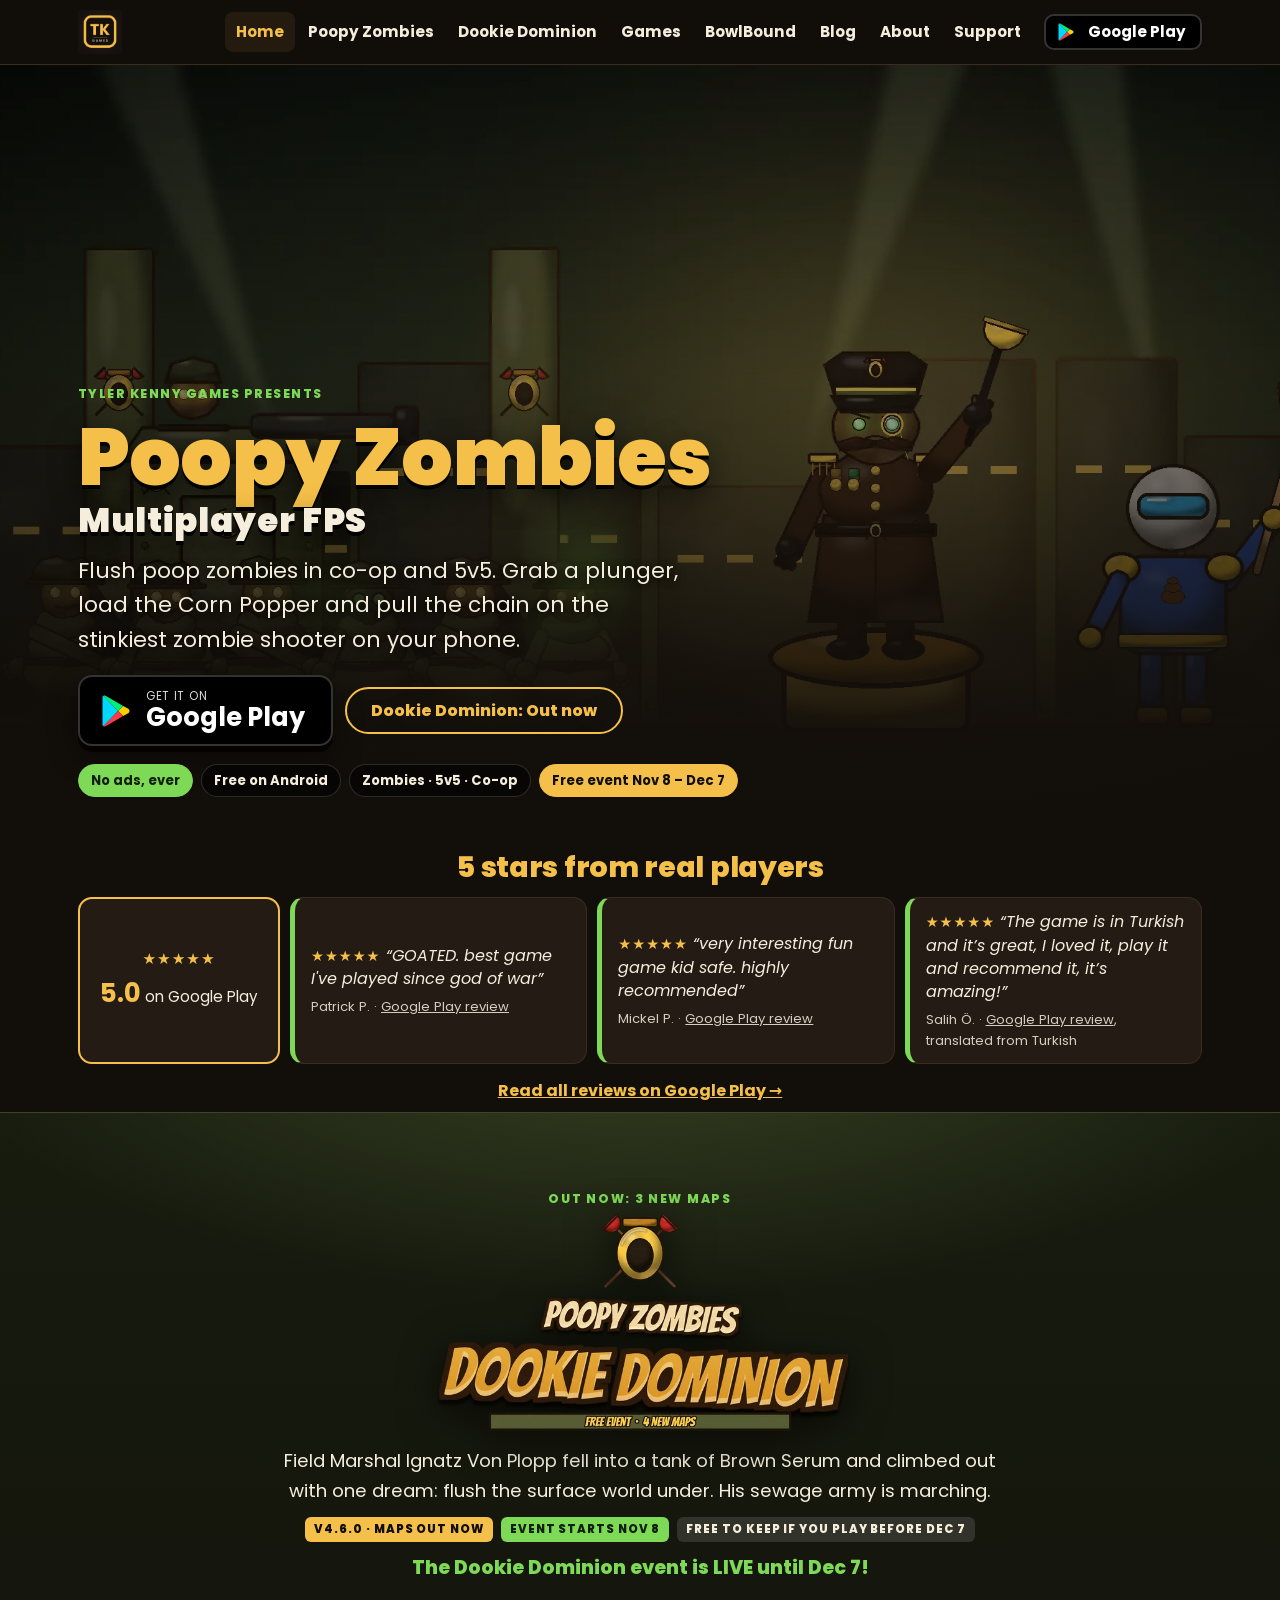
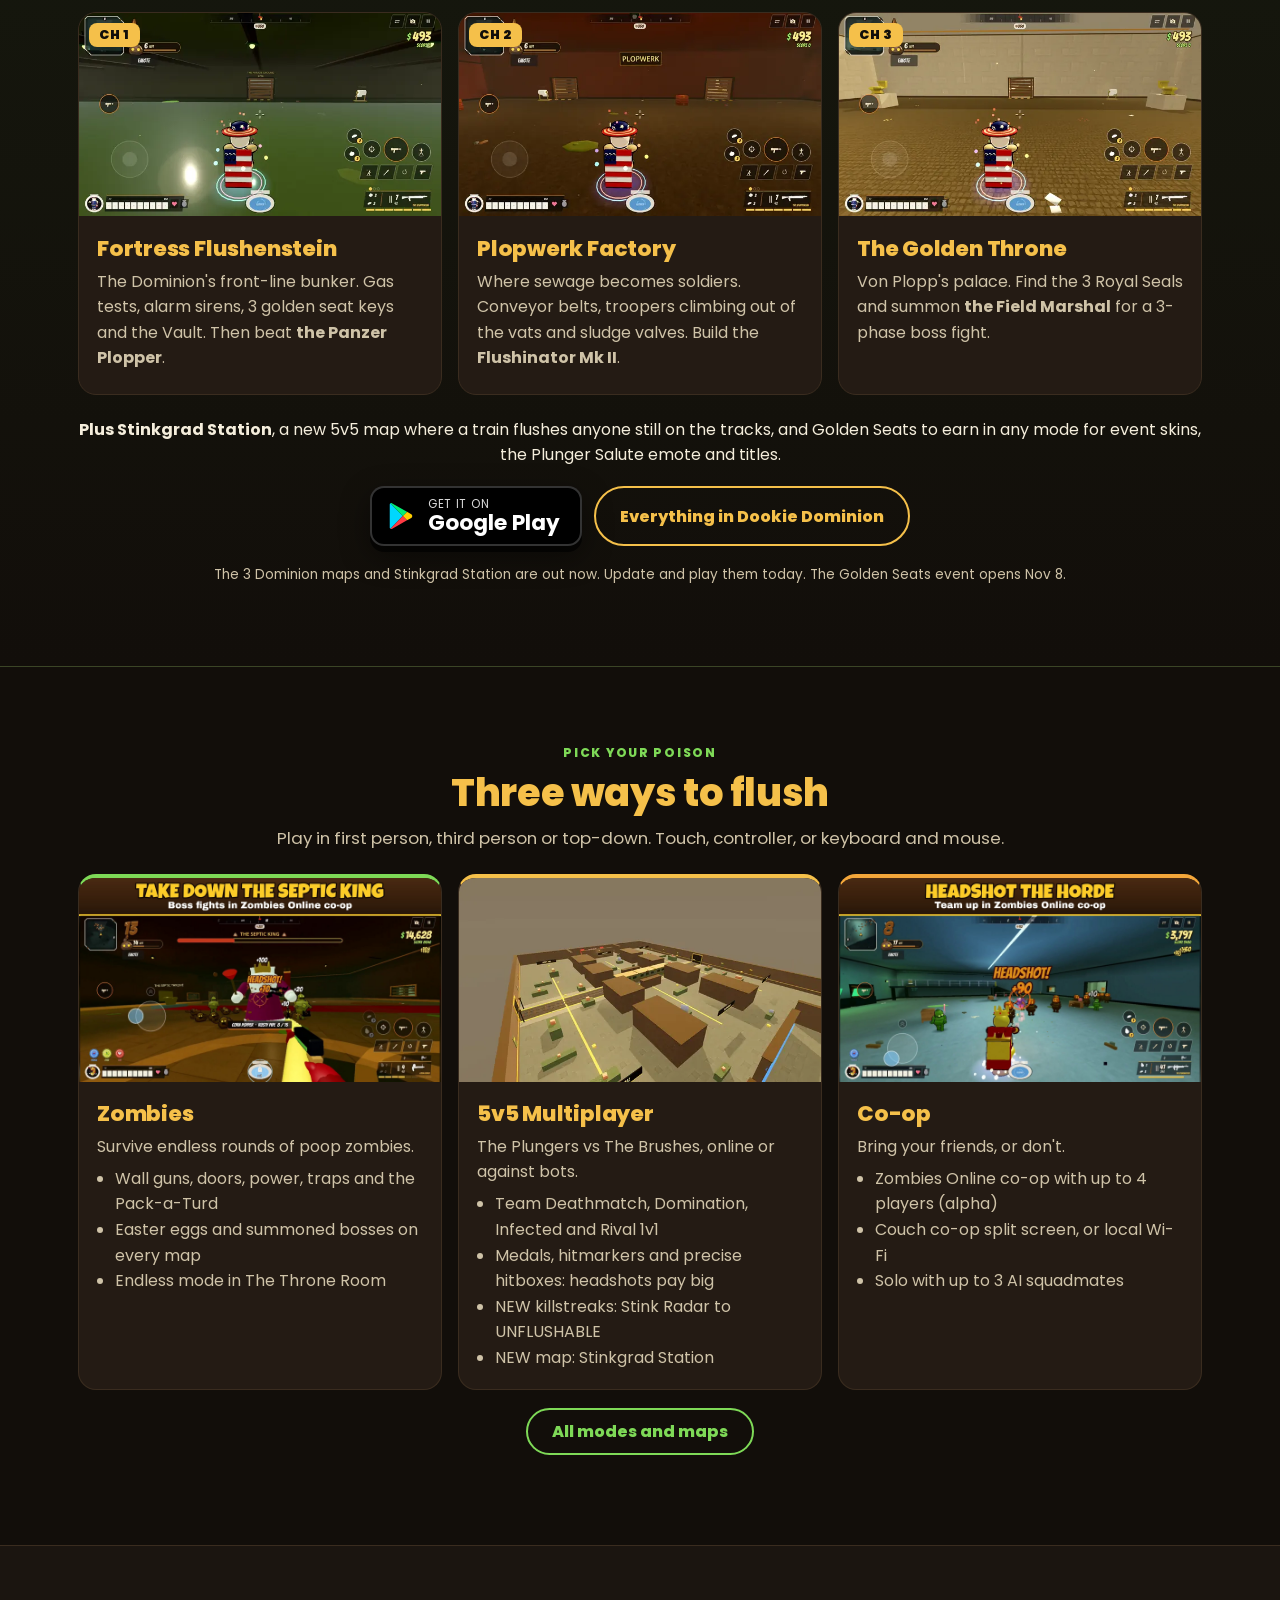
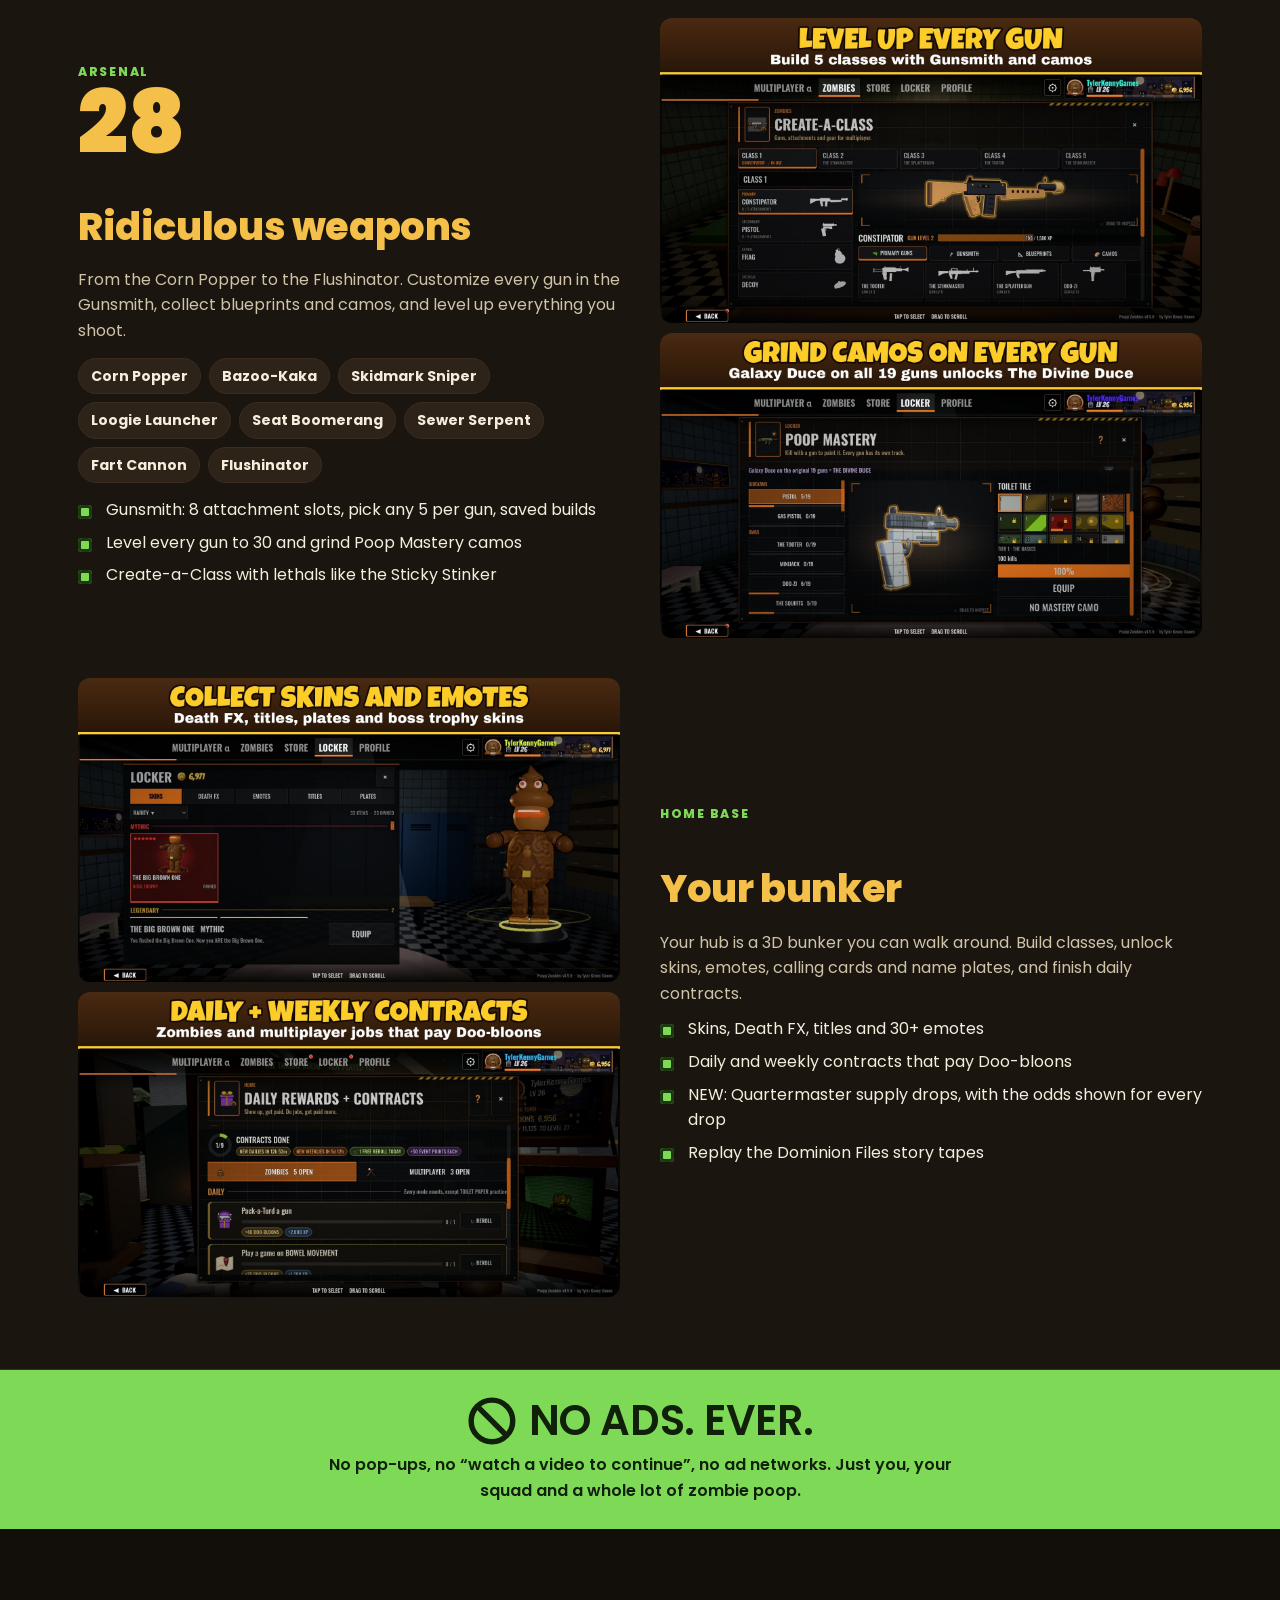
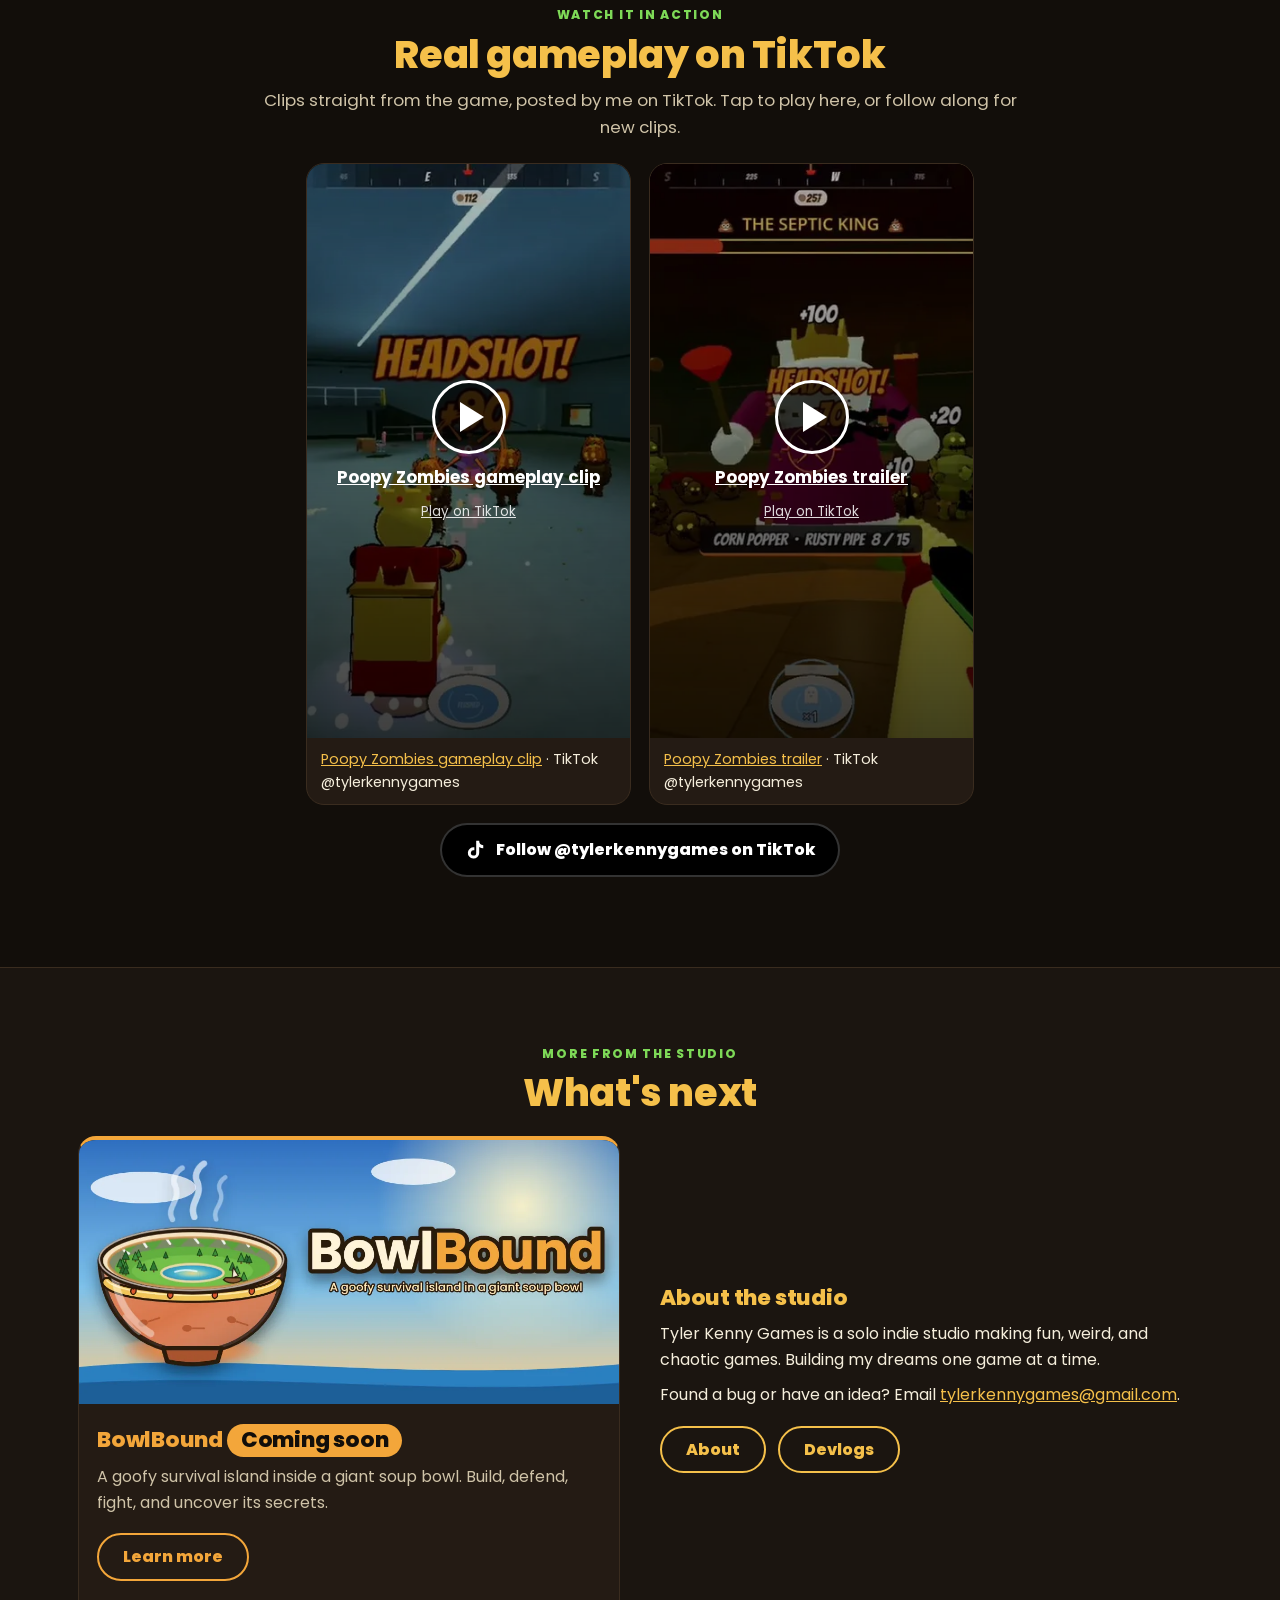
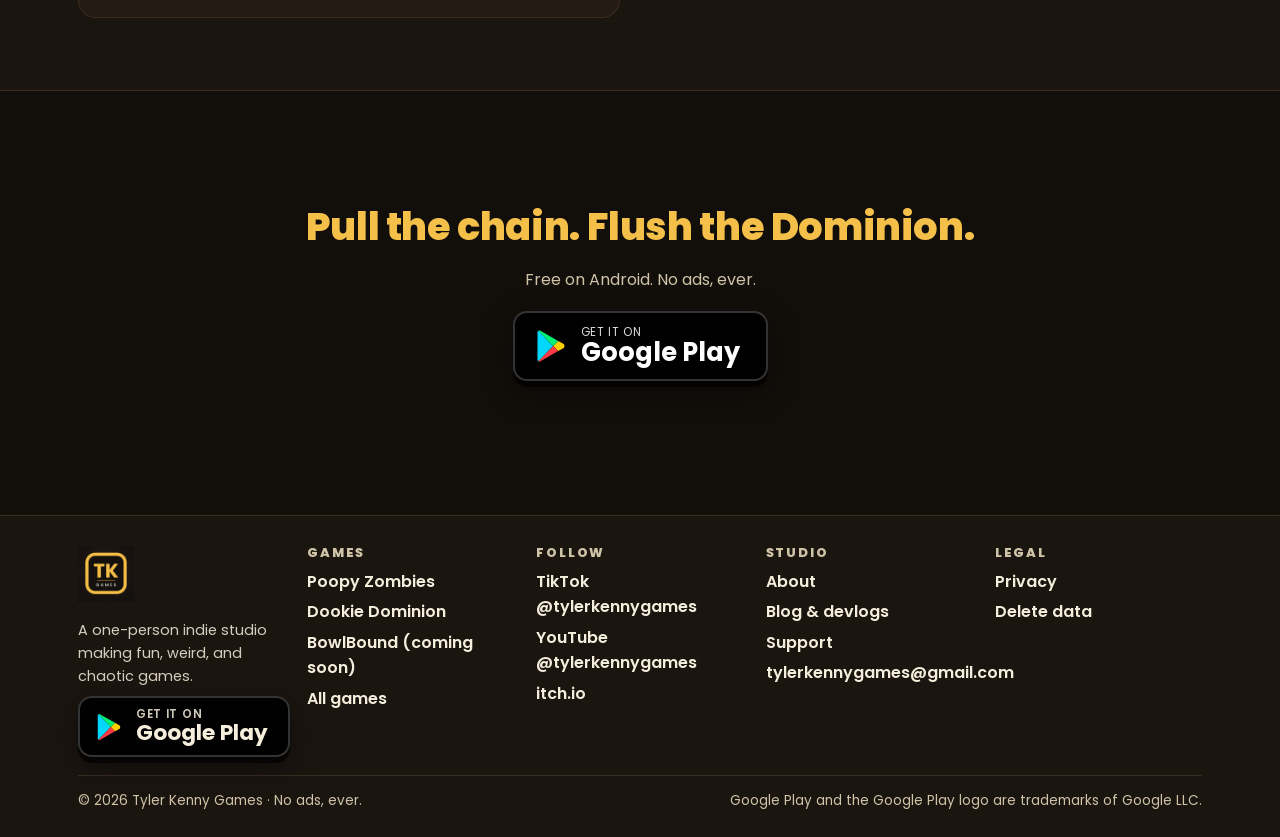
<file: index.html>
<!DOCTYPE html>
<html lang="en">
<head>
<meta charset="utf-8">
<meta name="viewport" content="width=device-width, initial-scale=1">
<title>Tyler Kenny Games | Poopy Zombies: Multiplayer FPS</title>
<meta name="description" content="Poopy Zombies: a toilet-humor zombie shooter with zombie co-op and online 5v5. Free on Google Play, no ads ever. The Dookie Dominion event starts Nov 8.">
<meta name="theme-color" content="#120E0A">
<link rel="canonical" href="https://tylerkennydev.github.io/">
<meta property="og:type" content="website">
<meta property="og:title" content="Tyler Kenny Games | Poopy Zombies: Multiplayer FPS">
<meta property="og:description" content="Poopy Zombies: a toilet-humor zombie shooter with zombie co-op and online 5v5. Free on Google Play, no ads ever. The Dookie Dominion event starts Nov 8.">
<meta property="og:url" content="https://tylerkennydev.github.io/">
<meta property="og:image" content="https://tylerkennydev.github.io/img/og-dookie-dominion.jpg">
<meta name="twitter:card" content="summary_large_image">
<link rel="icon" href="img/logo.png">
<link rel="preconnect" href="https://fonts.googleapis.com"><link rel="preconnect" href="https://fonts.gstatic.com" crossorigin>
<link href="https://fonts.googleapis.com/css2?family=Poppins:wght@400;600;700;800;900&amp;display=swap" rel="stylesheet">
<link rel="stylesheet" href="style.css?v=20261028">
<link rel="preload" as="image" href="img/dd-hero-960.webp" imagesrcset="img/dd-hero-960.webp 960w, img/dd-hero-1920.webp 1920w" imagesizes="100vw">
</head>
<body>
<a class="skip" href="#main">Skip to content</a>
<header class="site-header"><div class="wrap hdr">
<a class="brand" href="index.html"><img src="img/logo.png" alt="Tyler Kenny Games logo" width="44" height="44"><span>Tyler Kenny Games</span></a>
<input type="checkbox" id="nav-toggle" class="nav-toggle"><label for="nav-toggle" class="burger"><span></span><span></span><span></span><i class="sr-only">Menu</i></label>
<nav aria-label="Main"><ul><li><a href="index.html" aria-current="page">Home</a></li><li><a href="poopy-zombies.html">Poopy Zombies</a></li><li><a href="poopy-zombies.html#dominion">Dookie Dominion</a></li><li><a href="games.html">Games</a></li><li><a href="bowlbound.html">BowlBound</a></li><li><a href="blog.html">Blog</a></li><li><a href="about.html">About</a></li><li><a href="support.html">Support</a></li></ul></nav>
<a class="gp hdr-cta" href="https://play.google.com/store/apps/details?id=com.poopyzombies.game" target="_blank" rel="noopener" aria-label="Get Poopy Zombies on Google Play"><svg viewBox="0 0 24 24" aria-hidden="true" focusable="false"><path fill="#00D7FE" d="M3.6 1.8 13.4 12l-9.8 10.2c-.4-.2-.6-.7-.6-1.2V3c0-.5.2-1 .6-1.2z"/><path fill="#FFCE00" d="m16.8 8.6 3.4 1.9c1.1.6 1.1 2.4 0 3l-3.4 1.9L13.4 12z"/><path fill="#FF3A44" d="M13.4 12 3.6 22.2c.4.2.9.2 1.4-.1l11.8-6.7z"/><path fill="#00F076" d="M3.6 1.8c.4-.2.9-.2 1.4.1l11.8 6.7L13.4 12z"/></svg><span><small>Get it on</small><b>Google Play</b></span></a>
</div></header>
<main id="main">
<section class="hero-x" aria-labelledby="hero-h">
<div class="bg"><img src="img/dd-hero-960.webp" srcset="img/dd-hero-960.webp 960w, img/dd-hero-1920.webp 1920w" sizes="100vw" alt="Dookie Dominion key art: Field Marshal Von Plopp raises a golden plunger on a podium, with his sewage troopers on one side and a Resistance plumber on the other" width="1920" height="1080" fetchpriority="high"></div>
<div class="wrap">
<p class="kicker">Tyler Kenny Games presents</p>
<h1 id="hero-h">Poopy Zombies<em>Multiplayer FPS</em></h1>
<p class="lead">Flush poop zombies in co-op and 5v5. Grab a plunger, load the Corn Popper and pull the chain on the stinkiest zombie shooter on your phone.</p>
<div class="hero-ctas"><a class="gp lg" href="https://play.google.com/store/apps/details?id=com.poopyzombies.game" target="_blank" rel="noopener" aria-label="Get Poopy Zombies on Google Play"><svg viewBox="0 0 24 24" aria-hidden="true" focusable="false"><path fill="#00D7FE" d="M3.6 1.8 13.4 12l-9.8 10.2c-.4-.2-.6-.7-.6-1.2V3c0-.5.2-1 .6-1.2z"/><path fill="#FFCE00" d="m16.8 8.6 3.4 1.9c1.1.6 1.1 2.4 0 3l-3.4 1.9L13.4 12z"/><path fill="#FF3A44" d="M13.4 12 3.6 22.2c.4.2.9.2 1.4-.1l11.8-6.7z"/><path fill="#00F076" d="M3.6 1.8c.4-.2.9-.2 1.4.1l11.8 6.7L13.4 12z"/></svg><span><small>Get it on</small><b>Google Play</b></span></a><a class="btn outline" href="#dominion">Dookie Dominion: Out now</a></div>
<ul class="pills"><li class="pill noads">No ads, ever</li><li class="pill">Free on Android</li><li class="pill">Zombies · 5v5 · Co-op</li><li class="pill ev">Free event Nov 8 – Dec 7</li></ul>
</div>
</section>
<section class="rv-sec" aria-labelledby="rv-h"><div class="wrap">
<h2 id="rv-h">5 stars from real players</h2>
<div class="reviews" role="group" aria-label="Google Play reviews"><a class="rv-score" href="https://play.google.com/store/apps/details?id=com.poopyzombies.game" target="_blank" rel="noopener"><span class="stars" role="img" aria-label="5 out of 5 stars">★★★★★</span><span><strong>5.0</strong> on Google Play</span></a><blockquote class="rv"><p><span class="stars" role="img" aria-label="5 stars">★★★★★</span> “GOATED. best game I&#x27;ve played since god of war”</p><cite>Patrick P. · <a href="https://play.google.com/store/apps/details?id=com.poopyzombies.game" target="_blank" rel="noopener">Google Play review</a></cite></blockquote><blockquote class="rv"><p><span class="stars" role="img" aria-label="5 stars">★★★★★</span> “very interesting fun game kid safe. highly recommended”</p><cite>Mickel P. · <a href="https://play.google.com/store/apps/details?id=com.poopyzombies.game" target="_blank" rel="noopener">Google Play review</a></cite></blockquote><blockquote class="rv"><p><span class="stars" role="img" aria-label="5 stars">★★★★★</span> “The game is in Turkish and it’s great, I loved it, play it and recommend it, it’s amazing!”</p><cite>Salih Ö. · <a href="https://play.google.com/store/apps/details?id=com.poopyzombies.game" target="_blank" rel="noopener">Google Play review</a>, translated from Turkish</cite></blockquote></div>
<p class="rv-all"><a href="https://play.google.com/store/apps/details?id=com.poopyzombies.game" target="_blank" rel="noopener">Read all reviews on Google Play →</a></p>
</div></section>

<section class="sec dd" id="dominion" aria-labelledby="dd-h"><div class="wrap center">
<span class="eyebrow">Out now: 3 new maps</span>
<h2 id="dd-h" class="sr-only">The Dookie Dominion</h2>
<img class="dd-logo" src="img/dd-logo.webp" alt="Poopy Zombies: Dookie Dominion logo, free event, 4 new maps" width="900" height="360" loading="lazy">
<p class="lead">Field Marshal Ignatz Von Plopp fell into a tank of Brown Serum and climbed out with one dream: flush the surface world under. His sewage army is marching.</p>
<div class="status"><span class="tag">v4.6.0 · Maps out now</span><span class="tag lime">Event starts Nov 8</span><span class="tag dim">Free to keep if you play before Dec 7</span></div>
<p class="sr-only">The Dookie Dominion event starts Sunday, November 8, 2026 at 12:00 AM your local time and runs until December 7.</p>
<div id="cd" role="timer" aria-label="Countdown to the Dookie Dominion event, November 8, 2026"><ul class="countdown"><li><b>--</b><span>Days</span></li><li><b>--</b><span>Hours</span></li><li><b>--</b><span>Mins</span></li><li><b>--</b><span>Secs</span></li></ul></div>
<p class="cd-live" id="cd-live" hidden></p>
<p class="cd-note" id="cd-note">Event starts <strong>Nov 8, 2026 at 12:00 AM</strong> your local time · runs to Dec 7</p>

<div class="cards3" style="margin-top:28px;text-align:left">
<article class="tile chap"><span class="num">CH 1</span><img src="img/dd-ch1-fortress-640.webp" srcset="img/dd-ch1-fortress-640.webp 640w, img/dd-ch1-fortress-1280.webp 1280w" sizes="(min-width:760px) 33vw, 100vw" alt="Gameplay in Fortress Flushenstein: a player in a stars-and-stripes outfit in a green-lit bunker room, with the touch controls and HUD" width="1280" height="720" loading="lazy" decoding="async"><div class="tb"><h3>Fortress Flushenstein</h3><p>The Dominion's front-line bunker. Gas tests, alarm sirens, 3 golden seat keys and the Vault. Then beat <strong>the Panzer Plopper</strong>.</p></div></article>
<article class="tile chap"><span class="num">CH 2</span><img src="img/dd-ch2-plopwerk-640.webp" srcset="img/dd-ch2-plopwerk-640.webp 640w, img/dd-ch2-plopwerk-1280.webp 1280w" sizes="(min-width:760px) 33vw, 100vw" alt="Gameplay in Plopwerk Factory: a player under the PLOPWERK sign in a rust-red factory hall, with the HUD" width="1280" height="720" loading="lazy" decoding="async"><div class="tb"><h3>Plopwerk Factory</h3><p>Where sewage becomes soldiers. Conveyor belts, troopers climbing out of the vats and sludge valves. Build the <strong>Flushinator Mk II</strong>.</p></div></article>
<article class="tile chap"><span class="num">CH 3</span><img src="img/dd-ch3-golden-throne-640.webp" srcset="img/dd-ch3-golden-throne-640.webp 640w, img/dd-ch3-golden-throne-1280.webp 1280w" sizes="(min-width:760px) 33vw, 100vw" alt="Gameplay in The Golden Throne: a player in a sandy palace courtyard, with the HUD" width="1280" height="720" loading="lazy" decoding="async"><div class="tb"><h3>The Golden Throne</h3><p>Von Plopp's palace. Find the 3 Royal Seals and summon <strong>the Field Marshal</strong> for a 3-phase boss fight.</p></div></article>
</div>
<p style="margin-top:22px"><strong>Plus Stinkgrad Station</strong>, a new 5v5 map where a train flushes anyone still on the tracks, and Golden Seats to earn in any mode for event skins, the Plunger Salute emote and titles.</p>
<div class="btns"><a class="gp" href="https://play.google.com/store/apps/details?id=com.poopyzombies.game" target="_blank" rel="noopener" aria-label="Get Poopy Zombies on Google Play"><svg viewBox="0 0 24 24" aria-hidden="true" focusable="false"><path fill="#00D7FE" d="M3.6 1.8 13.4 12l-9.8 10.2c-.4-.2-.6-.7-.6-1.2V3c0-.5.2-1 .6-1.2z"/><path fill="#FFCE00" d="m16.8 8.6 3.4 1.9c1.1.6 1.1 2.4 0 3l-3.4 1.9L13.4 12z"/><path fill="#FF3A44" d="M13.4 12 3.6 22.2c.4.2.9.2 1.4-.1l11.8-6.7z"/><path fill="#00F076" d="M3.6 1.8c.4-.2.9-.2 1.4.1l11.8 6.7L13.4 12z"/></svg><span><small>Get it on</small><b>Google Play</b></span></a><a class="btn outline" href="poopy-zombies.html#dominion">Everything in Dookie Dominion</a></div>
<p class="note">The 3 Dominion maps and Stinkgrad Station are out now. Update and play them today. The Golden Seats event opens Nov 8.</p>
</div></section>
<section class="sec" id="modes" aria-labelledby="modes-h"><div class="wrap">
<div class="sec-h"><span class="eyebrow">Pick your poison</span><h2 id="modes-h">Three ways to flush</h2><p>Play in first person, third person or top-down. Touch, controller, or keyboard and mouse.</p></div>
<div class="cards3">
<article class="tile zm"><img src="img/pz-v456-1.jpg" alt="Zombies mode: a player fights The Septic King boss in a sewer arena" width="1600" height="900" loading="lazy" decoding="async"><div class="tb"><h3>Zombies</h3><p>Survive endless rounds of poop zombies.</p><ul><li>Wall guns, doors, power, traps and the Pack-a-Turd</li><li>Easter eggs and summoned bosses on every map</li><li>Endless mode in The Throne Room</li></ul></div></article>
<article class="tile mp"><img src="img/dd-stinkgrad-overview-640.webp" srcset="img/dd-stinkgrad-overview-640.webp 640w, img/dd-stinkgrad-overview-1280.webp 1280w" sizes="(min-width:760px) 33vw, 100vw" alt="Overview of Stinkgrad Station, the new 5v5 map: a metro station with platforms and tracks" width="1280" height="720" loading="lazy" decoding="async"><div class="tb"><h3>5v5 Multiplayer</h3><p>The Plungers vs The Brushes, online or against bots.</p><ul><li>Team Deathmatch, Domination, Infected and Rival 1v1</li><li>Medals, hitmarkers and precise hitboxes: headshots pay big</li><li>NEW killstreaks: Stink Radar to UNFLUSHABLE</li><li>NEW map: Stinkgrad Station</li></ul></div></article>
<article class="tile co"><img src="img/pz-v456-2.jpg" alt="Co-op: a squad lands a headshot on the horde in Zombies Online" width="1600" height="900" loading="lazy" decoding="async"><div class="tb"><h3>Co-op</h3><p>Bring your friends, or don't.</p><ul><li>Zombies Online co-op with up to 4 players (alpha)</li><li>Couch co-op split screen, or local Wi-Fi</li><li>Solo with up to 3 AI squadmates</li></ul></div></article>
</div>
<div class="btns"><a class="btn outline lime" href="poopy-zombies.html#modes">All modes and maps</a></div>
</div></section>
<section class="sec alt" id="arsenal" aria-labelledby="wpn-h"><div class="wrap">
<div class="split">
<div><span class="eyebrow">Arsenal</span><p class="big-num" aria-hidden="true">28</p><h2 id="wpn-h">Ridiculous weapons</h2>
<p class="muted">From the Corn Popper to the Flushinator. Customize every gun in the Gunsmith, collect blueprints and camos, and level up everything you shoot.</p>
<ul class="chips" aria-label="Some of the weapons"><li>Corn Popper</li><li>Bazoo-Kaka</li><li>Skidmark Sniper</li><li>Loogie Launcher</li><li>Seat Boomerang</li><li>Sewer Serpent</li><li>Fart Cannon</li><li>Flushinator</li></ul>
<ul class="ticks"><li>Gunsmith: 8 attachment slots, pick any 5 per gun, saved builds</li><li>Level every gun to 30 and grind Poop Mastery camos</li><li>Create-a-Class with lethals like the Sticky Stinker</li></ul></div>
<div class="shots2"><img src="img/pz-v456-4.jpg" alt="Create-a-Class screen with a gun in the Gunsmith" width="1600" height="900" loading="lazy" decoding="async"><img src="img/pz-v456-3.jpg" alt="Poop Mastery camo grid on a pistol" width="1600" height="900" loading="lazy" decoding="async"></div>
</div>
<div class="split rev" style="margin-top:40px">
<div><span class="eyebrow">Home base</span><h2>Your bunker</h2>
<p class="muted">Your hub is a 3D bunker you can walk around. Build classes, unlock skins, emotes, calling cards and name plates, and finish daily contracts.</p>
<ul class="ticks"><li>Skins, Death FX, titles and 30+ emotes</li><li>Daily and weekly contracts that pay Doo-bloons</li><li>NEW: Quartermaster supply drops, with the odds shown for every drop</li><li>Replay the Dominion Files story tapes</li></ul></div>
<div class="shots2"><img src="img/pz-v456-6.jpg" alt="Locker screen in the bunker showing a boss trophy skin" width="1600" height="900" loading="lazy" decoding="async"><img src="img/pz-v456-5.jpg" alt="Daily rewards and contracts screen" width="1600" height="900" loading="lazy" decoding="async"></div>
</div>
</div></section>
<section class="noads-band" aria-label="No ads"><div class="wrap">
<p class="noads-seal"><svg viewBox="0 0 24 24" aria-hidden="true" focusable="false"><circle cx="12" cy="12" r="10" fill="none" stroke="currentColor" stroke-width="2.6"/><path d="M5 5l14 14" stroke="currentColor" stroke-width="2.6"/></svg>No ads. Ever.</p>
<p>No pop-ups, no “watch a video to continue”, no ad networks. Just you, your squad and a whole lot of zombie poop.</p>
</div></section>

<section class="sec" id="videos" aria-labelledby="tt-h"><div class="wrap">
<div class="sec-h"><span class="eyebrow">Watch it in action</span><h2 id="tt-h">Real gameplay on TikTok</h2><p>Clips straight from the game, posted by me on TikTok. Tap to play here, or follow along for new clips.</p></div>
<div class="tt-grid"><figure class="tt"><div class="tt-frame"><a class="tt-load" href="https://www.tiktok.com/@tylerkennygames/video/7693975636834110750" target="_blank" rel="noopener" data-id="7693975636834110750" data-title="Poopy Zombies gameplay clip on TikTok" style="--poster:url('img/tt-poster-1.webp')"><span class="play" aria-hidden="true"></span><b>Poopy Zombies gameplay clip</b><small>Play on TikTok</small></a></div><figcaption><a href="https://www.tiktok.com/@tylerkennygames/video/7693975636834110750" target="_blank" rel="noopener">Poopy Zombies gameplay clip</a> · TikTok @tylerkennygames</figcaption></figure><figure class="tt"><div class="tt-frame"><a class="tt-load" href="https://www.tiktok.com/@tylerkennygames/video/7693977860582788383" target="_blank" rel="noopener" data-id="7693977860582788383" data-title="Poopy Zombies trailer on TikTok" style="--poster:url('img/tt-poster-2.webp')"><span class="play" aria-hidden="true"></span><b>Poopy Zombies trailer</b><small>Play on TikTok</small></a></div><figcaption><a href="https://www.tiktok.com/@tylerkennygames/video/7693977860582788383" target="_blank" rel="noopener">Poopy Zombies trailer</a> · TikTok @tylerkennygames</figcaption></figure></div>
<div class="btns"><a class="tt-cta" href="https://www.tiktok.com/@tylerkennygames" target="_blank" rel="noopener"><svg viewBox="0 0 24 24" aria-hidden="true" focusable="false"><path fill="currentColor" d="M16.6 2h-3.3v13.2a2.9 2.9 0 1 1-2-2.8V9a6.2 6.2 0 1 0 5.3 6.2V8.6a7.6 7.6 0 0 0 4.4 1.4V6.7a4.4 4.4 0 0 1-4.4-4.4z"/></svg>Follow @tylerkennygames on TikTok</a></div>
</div></section>

<section class="sec alt" aria-labelledby="more-h"><div class="wrap">
<div class="sec-h"><span class="eyebrow">More from the studio</span><h2 id="more-h">What's next</h2></div>
<div class="split">
<article class="tile" style="border-top:4px solid var(--orange)"><img src="img/bb-feature.webp" alt="BowlBound feature graphic" width="1024" height="500" loading="lazy" decoding="async" style="aspect-ratio:1024/500"><div class="tb"><h3 style="color:var(--orange)">BowlBound <span class="badge">Coming soon</span></h3><p>A goofy survival island inside a giant soup bowl. Build, defend, fight, and uncover its secrets.</p><div class="btns left"><a class="btn outline orange" href="bowlbound.html">Learn more</a></div></div></article>
<div><h3>About the studio</h3><p>Tyler Kenny Games is a solo indie studio making fun, weird, and chaotic games. Building my dreams one game at a time.</p><p>Found a bug or have an idea? Email <a href="mailto:tylerkennygames@gmail.com">tylerkennygames@gmail.com</a>.</p><div class="btns left"><a class="btn outline" href="about.html">About</a><a class="btn outline" href="blog.html">Devlogs</a></div></div>
</div>
</div></section>
<section class="sec center" aria-label="Download"><div class="wrap">
<h2>Pull the chain. Flush the Dominion.</h2><p class="muted">Free on Android. No ads, ever.</p><div class="btns"><a class="gp lg" href="https://play.google.com/store/apps/details?id=com.poopyzombies.game" target="_blank" rel="noopener" aria-label="Get Poopy Zombies on Google Play"><svg viewBox="0 0 24 24" aria-hidden="true" focusable="false"><path fill="#00D7FE" d="M3.6 1.8 13.4 12l-9.8 10.2c-.4-.2-.6-.7-.6-1.2V3c0-.5.2-1 .6-1.2z"/><path fill="#FFCE00" d="m16.8 8.6 3.4 1.9c1.1.6 1.1 2.4 0 3l-3.4 1.9L13.4 12z"/><path fill="#FF3A44" d="M13.4 12 3.6 22.2c.4.2.9.2 1.4-.1l11.8-6.7z"/><path fill="#00F076" d="M3.6 1.8c.4-.2.9-.2 1.4.1l11.8 6.7L13.4 12z"/></svg><span><small>Get it on</small><b>Google Play</b></span></a></div>
</div></section>
</main>
<footer class="site-footer"><div class="wrap">
<div class="fgrid">
<div class="fbrand"><img src="img/logo.png" alt="Tyler Kenny Games logo" width="56" height="56" loading="lazy"><p class="small">A one-person indie studio making fun, weird, and chaotic games.</p><a class="gp" href="https://play.google.com/store/apps/details?id=com.poopyzombies.game" target="_blank" rel="noopener" aria-label="Get Poopy Zombies on Google Play"><svg viewBox="0 0 24 24" aria-hidden="true" focusable="false"><path fill="#00D7FE" d="M3.6 1.8 13.4 12l-9.8 10.2c-.4-.2-.6-.7-.6-1.2V3c0-.5.2-1 .6-1.2z"/><path fill="#FFCE00" d="m16.8 8.6 3.4 1.9c1.1.6 1.1 2.4 0 3l-3.4 1.9L13.4 12z"/><path fill="#FF3A44" d="M13.4 12 3.6 22.2c.4.2.9.2 1.4-.1l11.8-6.7z"/><path fill="#00F076" d="M3.6 1.8c.4-.2.9-.2 1.4.1l11.8 6.7L13.4 12z"/></svg><span><small>Get it on</small><b>Google Play</b></span></a></div>
<div><h2>Games</h2><ul><li><a href="poopy-zombies.html">Poopy Zombies</a></li><li><a href="poopy-zombies.html#dominion">Dookie Dominion</a></li><li><a href="bowlbound.html">BowlBound (coming soon)</a></li><li><a href="games.html">All games</a></li></ul></div>
<div><h2>Follow</h2><ul><li><a href="https://www.tiktok.com/@tylerkennygames" target="_blank" rel="noopener">TikTok @tylerkennygames</a></li><li><a href="https://youtube.com/@tylerkennygames" target="_blank" rel="noopener">YouTube @tylerkennygames</a></li><li><a href="https://tylerkennygames.itch.io/" target="_blank" rel="noopener">itch.io</a></li></ul></div>
<div><h2>Studio</h2><ul><li><a href="about.html">About</a></li><li><a href="blog.html">Blog &amp; devlogs</a></li><li><a href="support.html">Support</a></li><li><a href="mailto:tylerkennygames@gmail.com">tylerkennygames@gmail.com</a></li></ul></div>
<div><h2>Legal</h2><ul><li><a href="privacy.html">Privacy</a></li><li><a href="delete-data.html">Delete data</a></li></ul></div>
</div>
<div class="fbottom"><p>© 2026 Tyler Kenny Games · No ads, ever.</p><p>Google Play and the Google Play logo are trademarks of Google LLC.</p></div>
</div></footer>
<script>
(function(){var el=document.getElementById('cd');if(!el)return;var start=new Date(2026,10,8,0,0,0),end=new Date(2026,11,7,23,59,59),b=el.querySelectorAll('b'),live=document.getElementById('cd-live'),note=document.getElementById('cd-note'),timer;
function p(x){return(x<10?'0':'')+x}
function tick(){var now=new Date(),ms=start-now;if(ms<=0){clearInterval(timer);el.hidden=true;if(note)note.hidden=true;live.textContent=now<=end?'The Dookie Dominion event is LIVE until Dec 7!':'The Dookie Dominion event has ended. Thanks for playing!';live.hidden=false;return}
var s=Math.floor(ms/1000);b[0].textContent=Math.floor(s/86400);b[1].textContent=p(Math.floor(s%86400/3600));b[2].textContent=p(Math.floor(s%3600/60));b[3].textContent=p(s%60)}
tick();timer=setInterval(tick,1000)})();
</script>
<script>
document.querySelectorAll('.tt-load').forEach(function(a){a.addEventListener('click',function(e){e.preventDefault();var f=document.createElement('iframe');f.src='https://www.tiktok.com/player/v1/'+a.dataset.id+'?autoplay=1&description=0&music_info=0&rel=0';f.title=a.dataset.title;f.setAttribute('allow','autoplay; encrypted-media; fullscreen; picture-in-picture');f.setAttribute('allowfullscreen','');a.replaceWith(f);});});
</script>
</body>
</html>
</file>
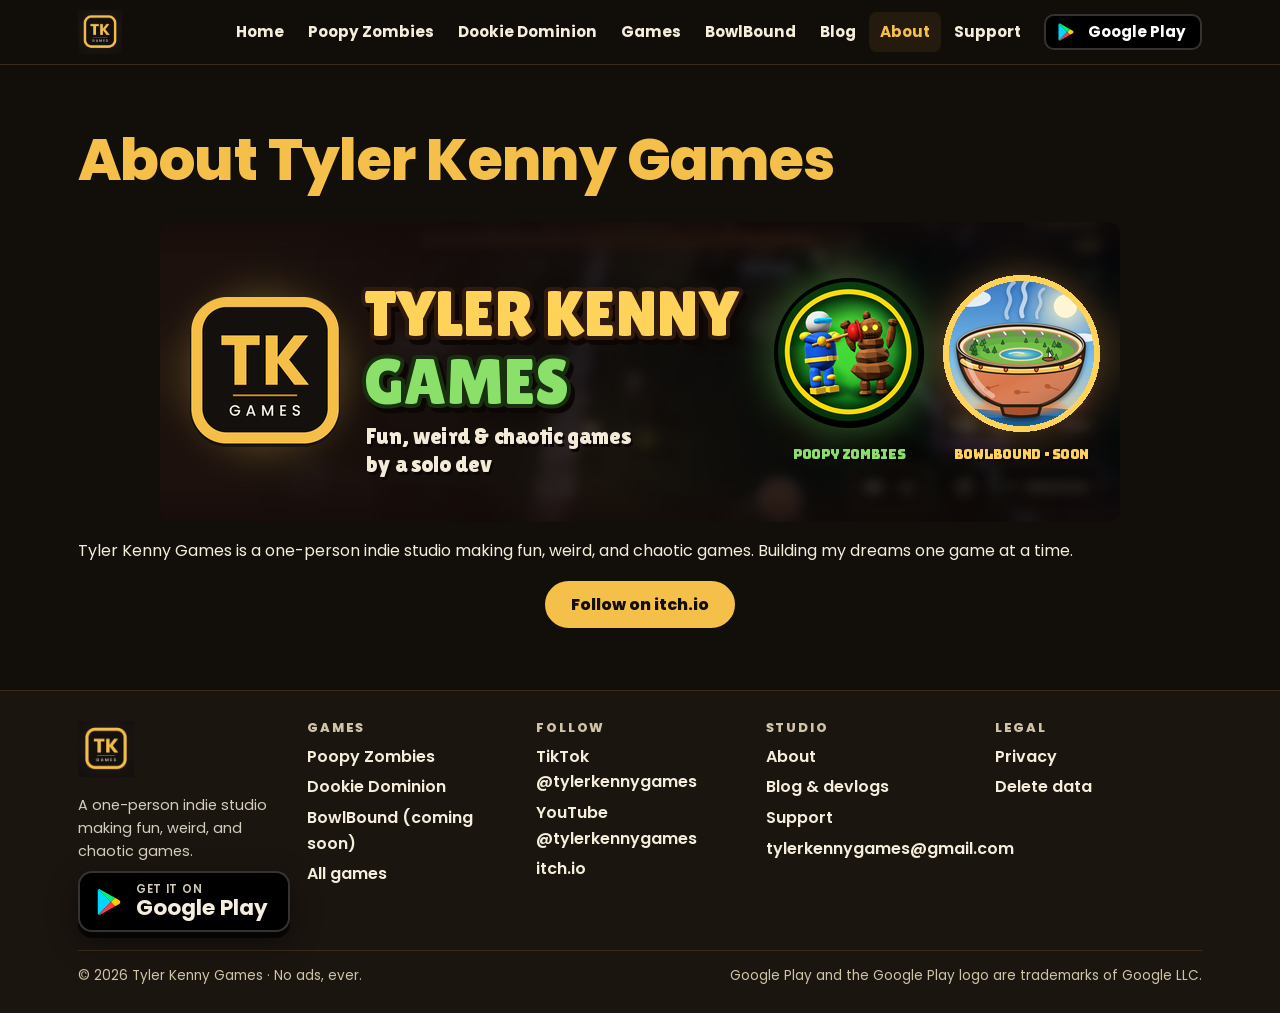
<file: about.html>
<!DOCTYPE html>
<html lang="en">
<head>
<meta charset="utf-8">
<meta name="viewport" content="width=device-width, initial-scale=1">
<title>About | Tyler Kenny Games</title>
<meta name="description" content="Tyler Kenny Games: a one-person indie studio making fun, weird, and chaotic games.">
<meta name="theme-color" content="#120E0A">
<link rel="canonical" href="https://tylerkennydev.github.io/about.html">
<meta property="og:type" content="website">
<meta property="og:title" content="About | Tyler Kenny Games">
<meta property="og:description" content="Tyler Kenny Games: a one-person indie studio making fun, weird, and chaotic games.">
<meta property="og:url" content="https://tylerkennydev.github.io/about.html">
<meta property="og:image" content="https://tylerkennydev.github.io/img/pz-feature.png">
<meta name="twitter:card" content="summary_large_image">
<link rel="icon" href="img/logo.png">
<link rel="preconnect" href="https://fonts.googleapis.com"><link rel="preconnect" href="https://fonts.gstatic.com" crossorigin>
<link href="https://fonts.googleapis.com/css2?family=Poppins:wght@400;600;700;800;900&amp;display=swap" rel="stylesheet">
<link rel="stylesheet" href="style.css?v=20261028">
</head>
<body>
<a class="skip" href="#main">Skip to content</a>
<header class="site-header"><div class="wrap hdr">
<a class="brand" href="index.html"><img src="img/logo.png" alt="Tyler Kenny Games logo" width="44" height="44"><span>Tyler Kenny Games</span></a>
<input type="checkbox" id="nav-toggle" class="nav-toggle"><label for="nav-toggle" class="burger"><span></span><span></span><span></span><i class="sr-only">Menu</i></label>
<nav aria-label="Main"><ul><li><a href="index.html">Home</a></li><li><a href="poopy-zombies.html">Poopy Zombies</a></li><li><a href="poopy-zombies.html#dominion">Dookie Dominion</a></li><li><a href="games.html">Games</a></li><li><a href="bowlbound.html">BowlBound</a></li><li><a href="blog.html">Blog</a></li><li><a href="about.html" aria-current="page">About</a></li><li><a href="support.html">Support</a></li></ul></nav>
<a class="gp hdr-cta" href="https://play.google.com/store/apps/details?id=com.poopyzombies.game" target="_blank" rel="noopener" aria-label="Get Poopy Zombies on Google Play"><svg viewBox="0 0 24 24" aria-hidden="true" focusable="false"><path fill="#00D7FE" d="M3.6 1.8 13.4 12l-9.8 10.2c-.4-.2-.6-.7-.6-1.2V3c0-.5.2-1 .6-1.2z"/><path fill="#FFCE00" d="m16.8 8.6 3.4 1.9c1.1.6 1.1 2.4 0 3l-3.4 1.9L13.4 12z"/><path fill="#FF3A44" d="M13.4 12 3.6 22.2c.4.2.9.2 1.4-.1l11.8-6.7z"/><path fill="#00F076" d="M3.6 1.8c.4-.2.9-.2 1.4.1l11.8 6.7L13.4 12z"/></svg><span><small>Get it on</small><b>Google Play</b></span></a>
</div></header>
<main id="main"><section class="wrap"><h1>About Tyler Kenny Games</h1><img class="pic banner" src="img/studio-banner.png" alt="Tyler Kenny Games banner" loading="lazy">
<p>Tyler Kenny Games is a one-person indie studio making fun, weird, and chaotic games. Building my dreams one game at a time.</p><div class="btns"><a class="btn gold" href="https://tylerkennygames.itch.io/" target="_blank" rel="noopener">Follow on itch.io</a></div></section></main>
<footer class="site-footer"><div class="wrap">
<div class="fgrid">
<div class="fbrand"><img src="img/logo.png" alt="Tyler Kenny Games logo" width="56" height="56" loading="lazy"><p class="small">A one-person indie studio making fun, weird, and chaotic games.</p><a class="gp" href="https://play.google.com/store/apps/details?id=com.poopyzombies.game" target="_blank" rel="noopener" aria-label="Get Poopy Zombies on Google Play"><svg viewBox="0 0 24 24" aria-hidden="true" focusable="false"><path fill="#00D7FE" d="M3.6 1.8 13.4 12l-9.8 10.2c-.4-.2-.6-.7-.6-1.2V3c0-.5.2-1 .6-1.2z"/><path fill="#FFCE00" d="m16.8 8.6 3.4 1.9c1.1.6 1.1 2.4 0 3l-3.4 1.9L13.4 12z"/><path fill="#FF3A44" d="M13.4 12 3.6 22.2c.4.2.9.2 1.4-.1l11.8-6.7z"/><path fill="#00F076" d="M3.6 1.8c.4-.2.9-.2 1.4.1l11.8 6.7L13.4 12z"/></svg><span><small>Get it on</small><b>Google Play</b></span></a></div>
<div><h2>Games</h2><ul><li><a href="poopy-zombies.html">Poopy Zombies</a></li><li><a href="poopy-zombies.html#dominion">Dookie Dominion</a></li><li><a href="bowlbound.html">BowlBound (coming soon)</a></li><li><a href="games.html">All games</a></li></ul></div>
<div><h2>Follow</h2><ul><li><a href="https://www.tiktok.com/@tylerkennygames" target="_blank" rel="noopener">TikTok @tylerkennygames</a></li><li><a href="https://youtube.com/@tylerkennygames" target="_blank" rel="noopener">YouTube @tylerkennygames</a></li><li><a href="https://tylerkennygames.itch.io/" target="_blank" rel="noopener">itch.io</a></li></ul></div>
<div><h2>Studio</h2><ul><li><a href="about.html">About</a></li><li><a href="blog.html">Blog &amp; devlogs</a></li><li><a href="support.html">Support</a></li><li><a href="mailto:tylerkennygames@gmail.com">tylerkennygames@gmail.com</a></li></ul></div>
<div><h2>Legal</h2><ul><li><a href="privacy.html">Privacy</a></li><li><a href="delete-data.html">Delete data</a></li></ul></div>
</div>
<div class="fbottom"><p>© 2026 Tyler Kenny Games · No ads, ever.</p><p>Google Play and the Google Play logo are trademarks of Google LLC.</p></div>
</div></footer>
</body>
</html>
</file>
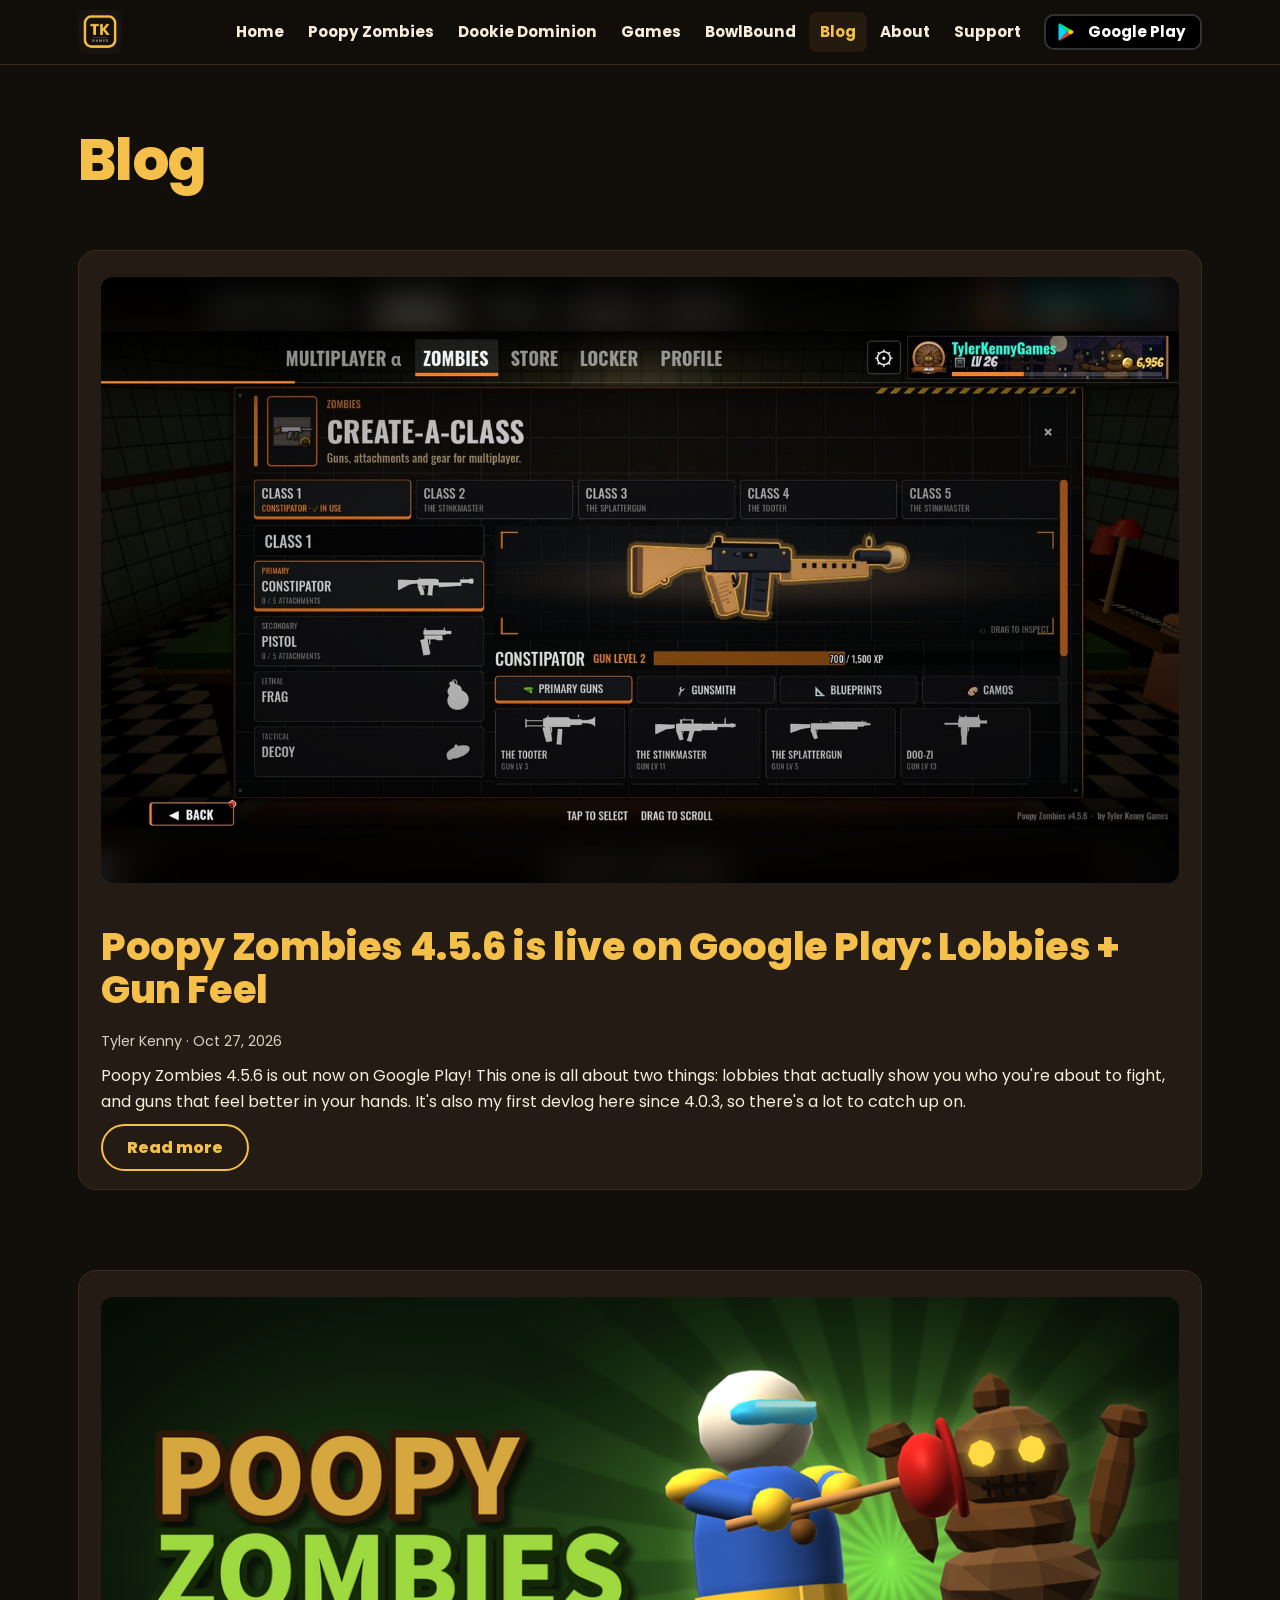
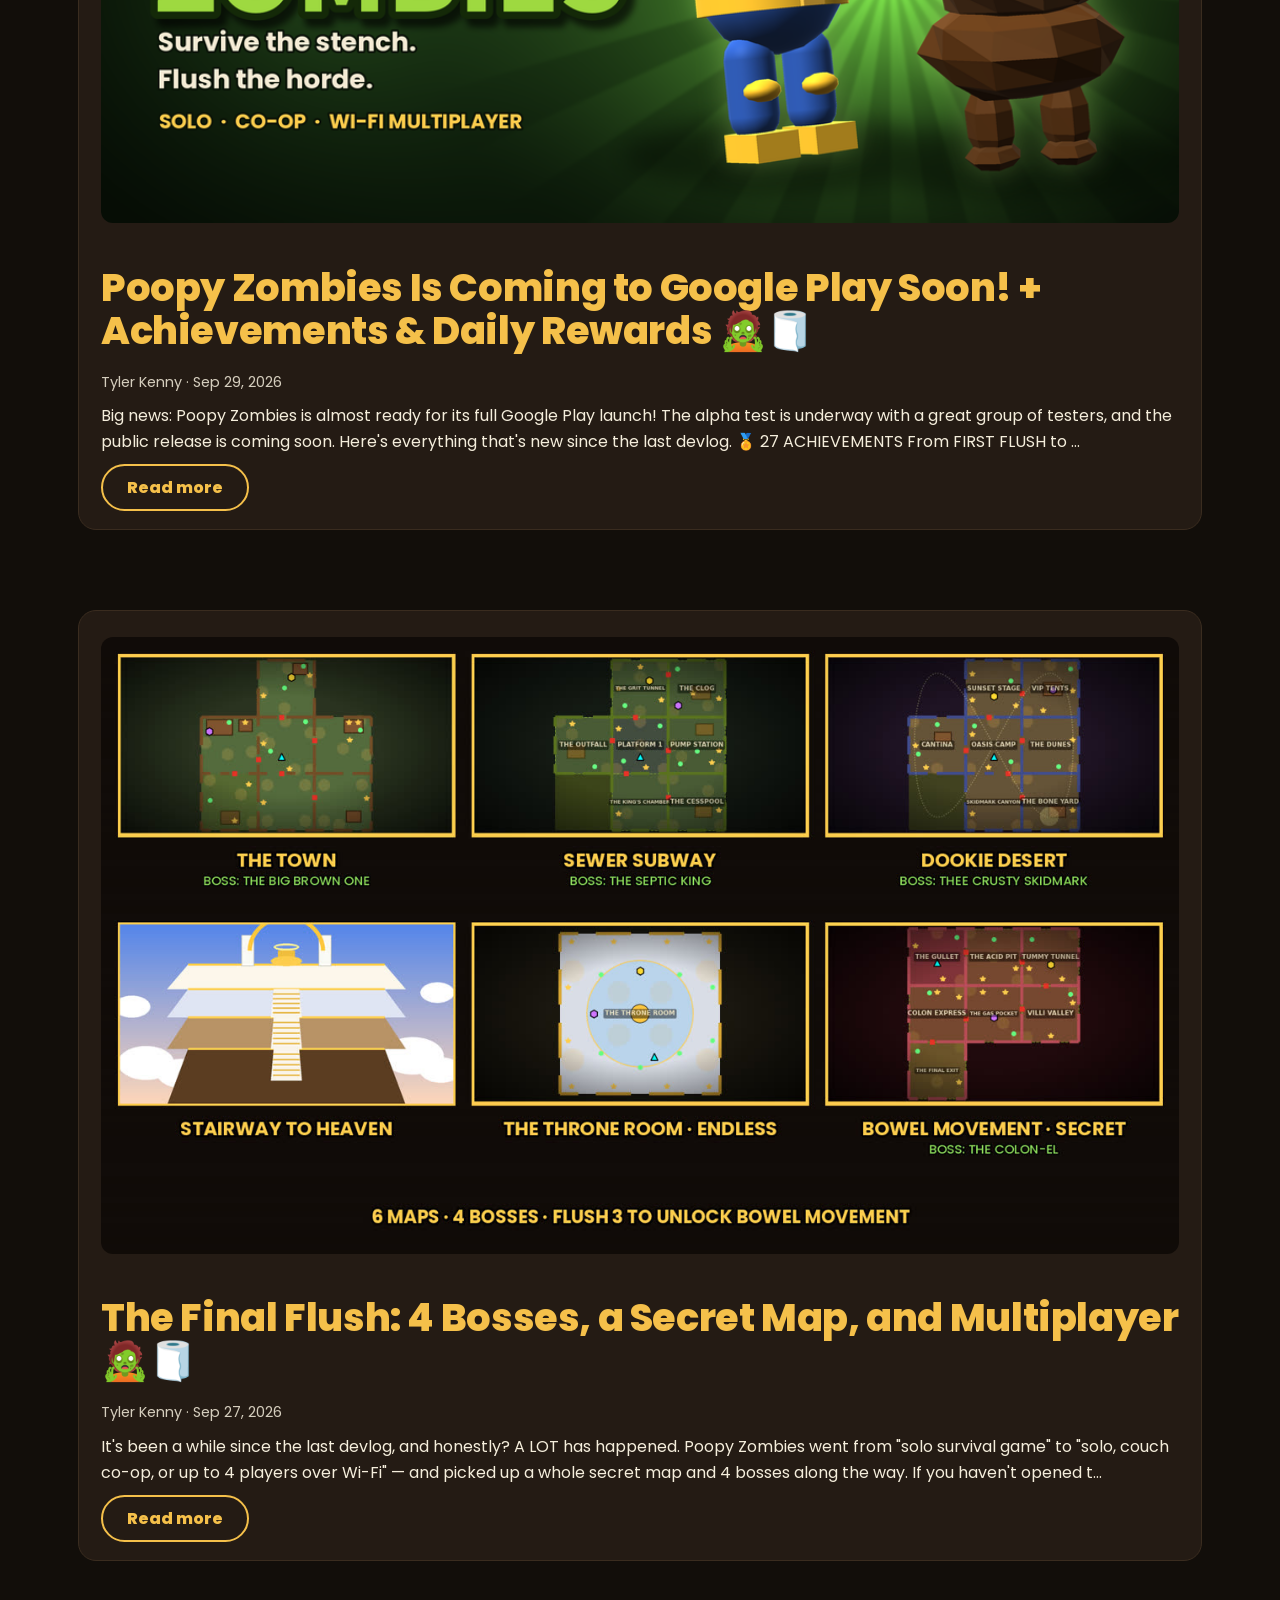
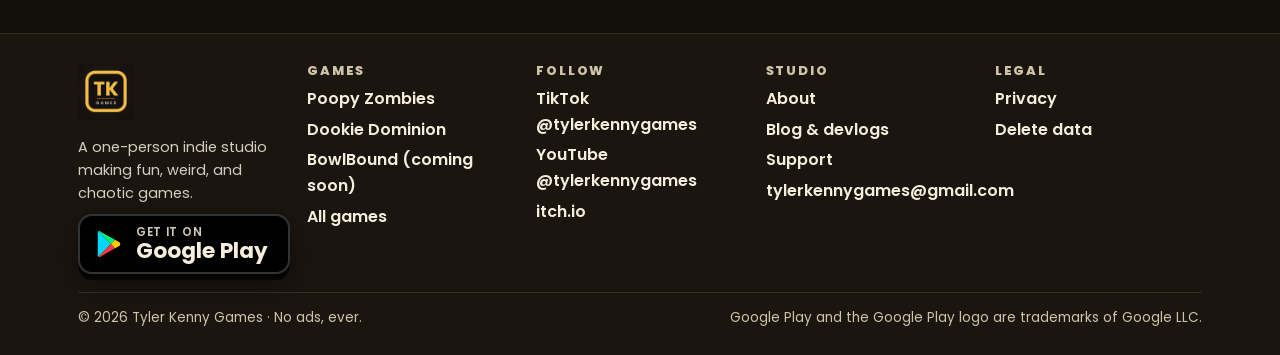
<file: blog.html>
<!DOCTYPE html>
<html lang="en">
<head>
<meta charset="utf-8">
<meta name="viewport" content="width=device-width, initial-scale=1">
<title>Blog | Tyler Kenny Games</title>
<meta name="description" content="Tyler Kenny Games: a one-person indie studio making fun, weird, and chaotic games.">
<meta name="theme-color" content="#120E0A">
<link rel="canonical" href="https://tylerkennydev.github.io/blog.html">
<meta property="og:type" content="website">
<meta property="og:title" content="Blog | Tyler Kenny Games">
<meta property="og:description" content="Tyler Kenny Games: a one-person indie studio making fun, weird, and chaotic games.">
<meta property="og:url" content="https://tylerkennydev.github.io/blog.html">
<meta property="og:image" content="https://tylerkennydev.github.io/img/pz-feature.png">
<meta name="twitter:card" content="summary_large_image">
<link rel="icon" href="img/logo.png">
<link rel="preconnect" href="https://fonts.googleapis.com"><link rel="preconnect" href="https://fonts.gstatic.com" crossorigin>
<link href="https://fonts.googleapis.com/css2?family=Poppins:wght@400;600;700;800;900&amp;display=swap" rel="stylesheet">
<link rel="stylesheet" href="style.css?v=20261028">
</head>
<body>
<a class="skip" href="#main">Skip to content</a>
<header class="site-header"><div class="wrap hdr">
<a class="brand" href="index.html"><img src="img/logo.png" alt="Tyler Kenny Games logo" width="44" height="44"><span>Tyler Kenny Games</span></a>
<input type="checkbox" id="nav-toggle" class="nav-toggle"><label for="nav-toggle" class="burger"><span></span><span></span><span></span><i class="sr-only">Menu</i></label>
<nav aria-label="Main"><ul><li><a href="index.html">Home</a></li><li><a href="poopy-zombies.html">Poopy Zombies</a></li><li><a href="poopy-zombies.html#dominion">Dookie Dominion</a></li><li><a href="games.html">Games</a></li><li><a href="bowlbound.html">BowlBound</a></li><li><a href="blog.html" aria-current="page">Blog</a></li><li><a href="about.html">About</a></li><li><a href="support.html">Support</a></li></ul></nav>
<a class="gp hdr-cta" href="https://play.google.com/store/apps/details?id=com.poopyzombies.game" target="_blank" rel="noopener" aria-label="Get Poopy Zombies on Google Play"><svg viewBox="0 0 24 24" aria-hidden="true" focusable="false"><path fill="#00D7FE" d="M3.6 1.8 13.4 12l-9.8 10.2c-.4-.2-.6-.7-.6-1.2V3c0-.5.2-1 .6-1.2z"/><path fill="#FFCE00" d="m16.8 8.6 3.4 1.9c1.1.6 1.1 2.4 0 3l-3.4 1.9L13.4 12z"/><path fill="#FF3A44" d="M13.4 12 3.6 22.2c.4.2.9.2 1.4-.1l11.8-6.7z"/><path fill="#00F076" d="M3.6 1.8c.4-.2.9-.2 1.4.1l11.8 6.7L13.4 12z"/></svg><span><small>Get it on</small><b>Google Play</b></span></a>
</div></header>
<main id="main"><section class="wrap"><h1>Blog</h1><div class="posts"><article class="card post"><a href="devlog-v456.html"><img class="pic" src="img/devlog-v456-01.jpg" alt="Poopy Zombies 4.5.6 is live on Google Play: Lobbies + Gun Feel" loading="lazy"></a><h2><a href="devlog-v456.html">Poopy Zombies 4.5.6 is live on Google Play: Lobbies + Gun Feel</a></h2><p class="small">Tyler Kenny · Oct 27, 2026</p><p>Poopy Zombies 4.5.6 is out now on Google Play! This one is all about two things: lobbies that actually show you who you&#x27;re about to fight, and guns that feel better in your hands. It&#x27;s also my first devlog here since 4.0.3, so there&#x27;s a lot to catch up on.</p><a class="btn outline" href="devlog-v456.html">Read more</a></article><article class="card post"><a href="devlog-1682469.html"><img class="pic" src="img/pz-feature.png" alt="Poopy Zombies Is Coming to Google Play Soon! + Achievements &amp; Daily Rewards 🧟🧻" loading="lazy"></a><h2><a href="devlog-1682469.html">Poopy Zombies Is Coming to Google Play Soon! + Achievements &amp; Daily Rewards 🧟🧻</a></h2><p class="small">Tyler Kenny · Sep 29, 2026</p><p>Big news: Poopy Zombies is almost ready for its full Google Play launch! The alpha test is underway with a great group of testers, and the public release is coming soon.
Here&#x27;s everything that&#x27;s new since the last devlog.
🏅 27 ACHIEVEMENTS
From FIRST FLUSH to …</p><a class="btn outline" href="devlog-1682469.html">Read more</a></article><article class="card post"><a href="devlog-1680014.html"><img class="pic" src="img/pz-maps.jpg" alt="The Final Flush: 4 Bosses, a Secret Map, and Multiplayer 🧟🧻" loading="lazy"></a><h2><a href="devlog-1680014.html">The Final Flush: 4 Bosses, a Secret Map, and Multiplayer 🧟🧻</a></h2><p class="small">Tyler Kenny · Sep 27, 2026</p><p>It&#x27;s been a while since the last devlog, and honestly? A LOT has happened. Poopy Zombies went from &quot;solo survival game&quot; to &quot;solo, couch co-op, or up to 4 players over Wi-Fi&quot; — and picked up a whole secret map and 4 bosses along the way.
If you haven&#x27;t opened t…</p><a class="btn outline" href="devlog-1680014.html">Read more</a></article></div></section></main>
<footer class="site-footer"><div class="wrap">
<div class="fgrid">
<div class="fbrand"><img src="img/logo.png" alt="Tyler Kenny Games logo" width="56" height="56" loading="lazy"><p class="small">A one-person indie studio making fun, weird, and chaotic games.</p><a class="gp" href="https://play.google.com/store/apps/details?id=com.poopyzombies.game" target="_blank" rel="noopener" aria-label="Get Poopy Zombies on Google Play"><svg viewBox="0 0 24 24" aria-hidden="true" focusable="false"><path fill="#00D7FE" d="M3.6 1.8 13.4 12l-9.8 10.2c-.4-.2-.6-.7-.6-1.2V3c0-.5.2-1 .6-1.2z"/><path fill="#FFCE00" d="m16.8 8.6 3.4 1.9c1.1.6 1.1 2.4 0 3l-3.4 1.9L13.4 12z"/><path fill="#FF3A44" d="M13.4 12 3.6 22.2c.4.2.9.2 1.4-.1l11.8-6.7z"/><path fill="#00F076" d="M3.6 1.8c.4-.2.9-.2 1.4.1l11.8 6.7L13.4 12z"/></svg><span><small>Get it on</small><b>Google Play</b></span></a></div>
<div><h2>Games</h2><ul><li><a href="poopy-zombies.html">Poopy Zombies</a></li><li><a href="poopy-zombies.html#dominion">Dookie Dominion</a></li><li><a href="bowlbound.html">BowlBound (coming soon)</a></li><li><a href="games.html">All games</a></li></ul></div>
<div><h2>Follow</h2><ul><li><a href="https://www.tiktok.com/@tylerkennygames" target="_blank" rel="noopener">TikTok @tylerkennygames</a></li><li><a href="https://youtube.com/@tylerkennygames" target="_blank" rel="noopener">YouTube @tylerkennygames</a></li><li><a href="https://tylerkennygames.itch.io/" target="_blank" rel="noopener">itch.io</a></li></ul></div>
<div><h2>Studio</h2><ul><li><a href="about.html">About</a></li><li><a href="blog.html">Blog &amp; devlogs</a></li><li><a href="support.html">Support</a></li><li><a href="mailto:tylerkennygames@gmail.com">tylerkennygames@gmail.com</a></li></ul></div>
<div><h2>Legal</h2><ul><li><a href="privacy.html">Privacy</a></li><li><a href="delete-data.html">Delete data</a></li></ul></div>
</div>
<div class="fbottom"><p>© 2026 Tyler Kenny Games · No ads, ever.</p><p>Google Play and the Google Play logo are trademarks of Google LLC.</p></div>
</div></footer>
</body>
</html>
</file>
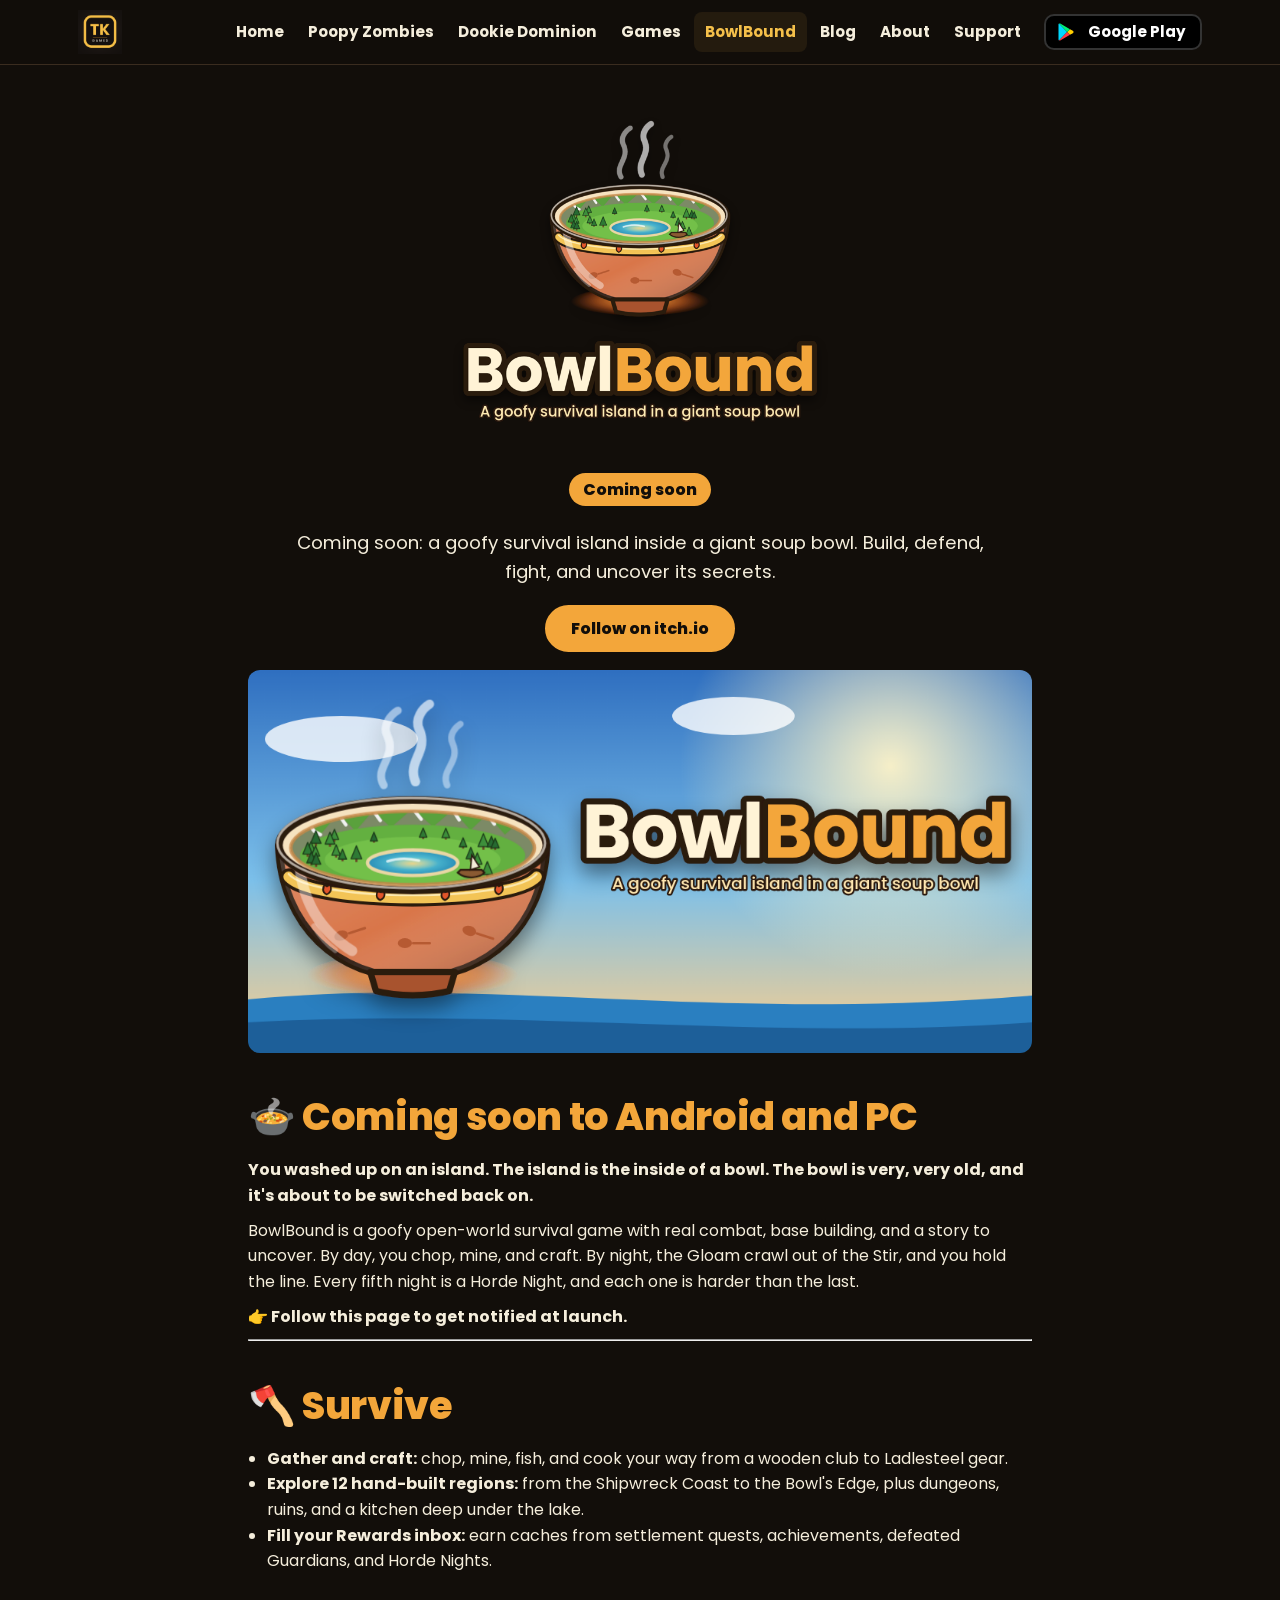
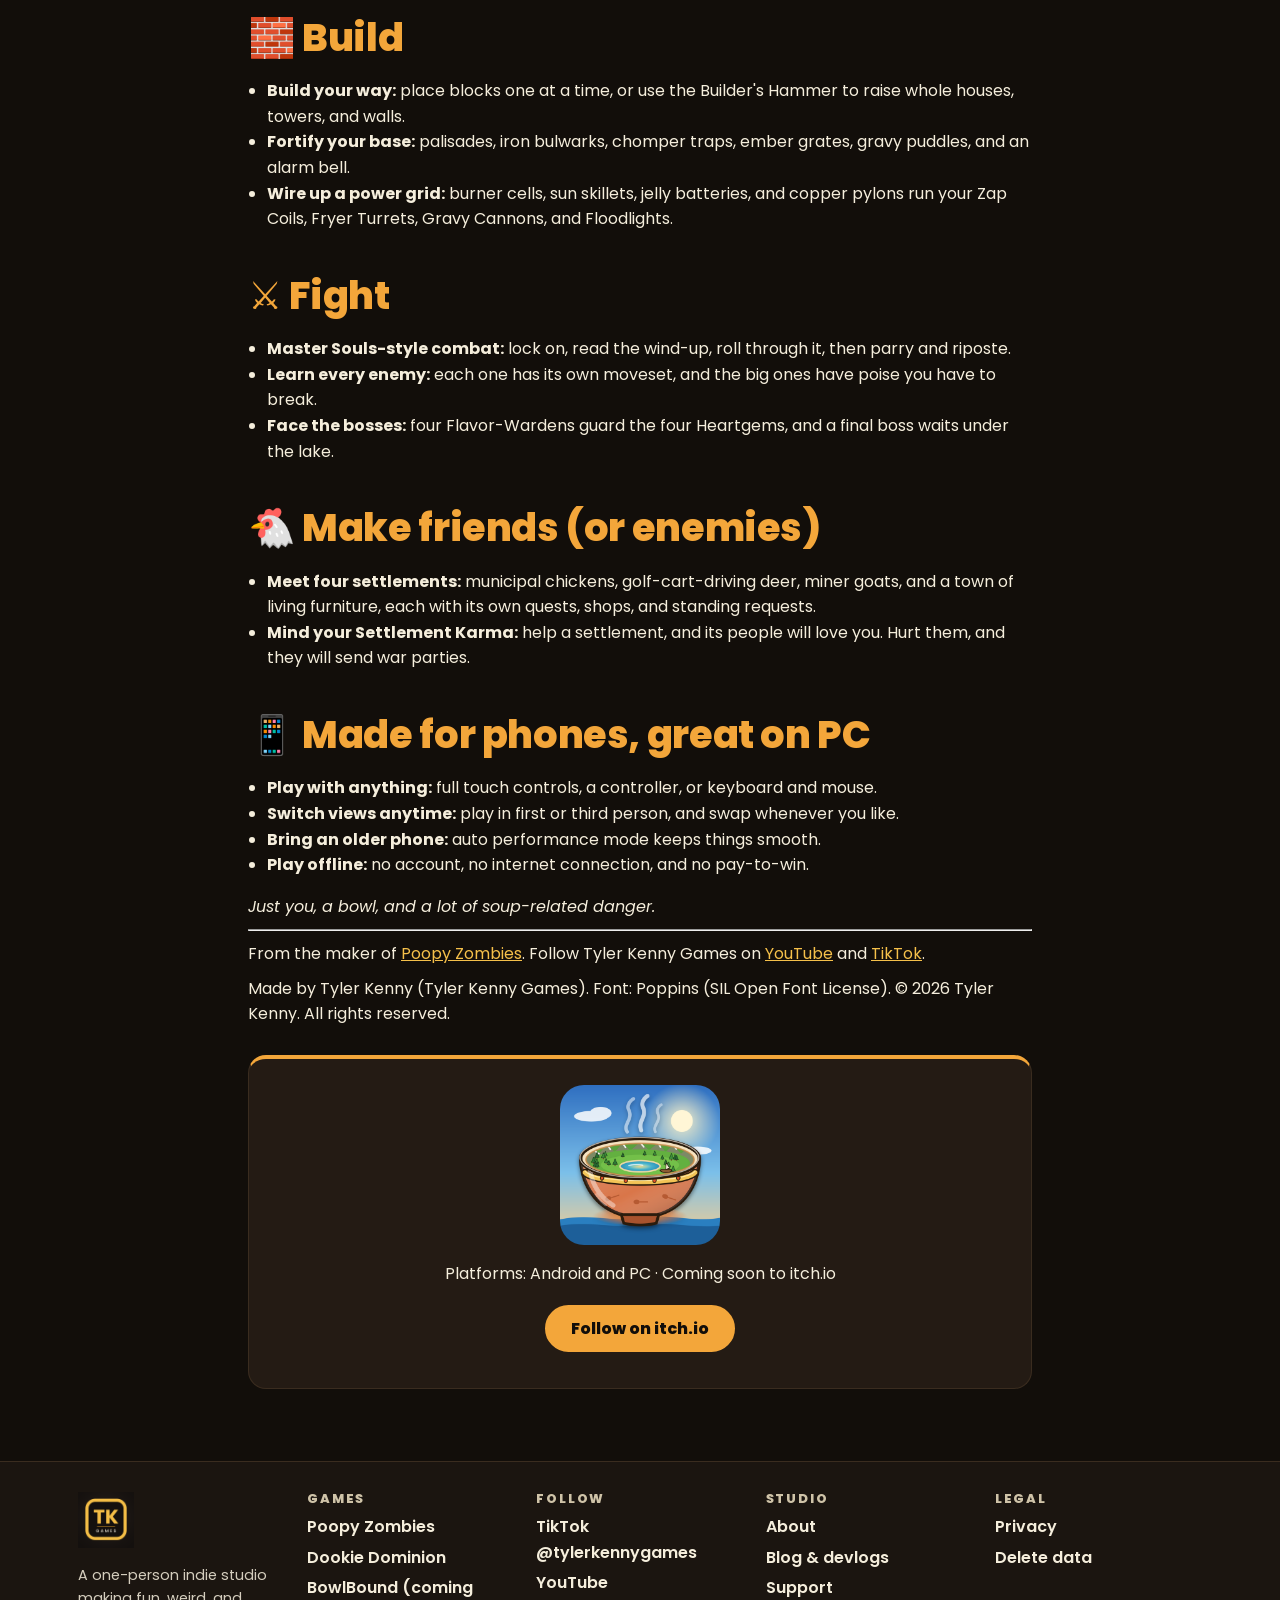
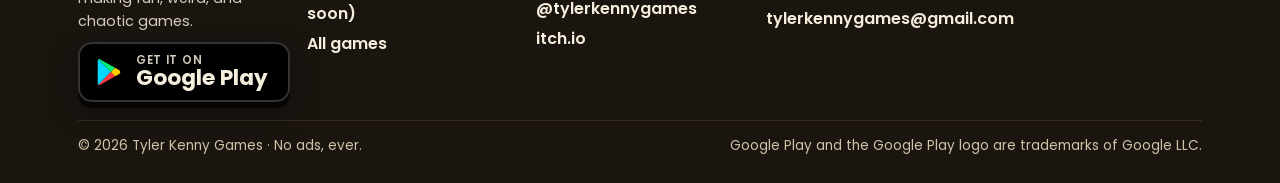
<file: bowlbound.html>
<!DOCTYPE html>
<html lang="en">
<head>
<meta charset="utf-8">
<meta name="viewport" content="width=device-width, initial-scale=1">
<title>BowlBound | Tyler Kenny Games</title>
<meta name="description" content="Coming soon: a goofy survival island inside a giant soup bowl. Build, defend, fight, and uncover its secrets.">
<meta name="theme-color" content="#120E0A">
<link rel="canonical" href="https://tylerkennydev.github.io/bowlbound.html">
<meta property="og:type" content="website">
<meta property="og:title" content="BowlBound | Tyler Kenny Games">
<meta property="og:description" content="Coming soon: a goofy survival island inside a giant soup bowl. Build, defend, fight, and uncover its secrets.">
<meta property="og:url" content="https://tylerkennydev.github.io/bowlbound.html">
<meta property="og:image" content="https://tylerkennydev.github.io/img/bb-feature.png">
<meta name="twitter:card" content="summary_large_image">
<link rel="icon" href="img/logo.png">
<link rel="preconnect" href="https://fonts.googleapis.com"><link rel="preconnect" href="https://fonts.gstatic.com" crossorigin>
<link href="https://fonts.googleapis.com/css2?family=Poppins:wght@400;600;700;800;900&amp;display=swap" rel="stylesheet">
<link rel="stylesheet" href="style.css?v=20261028">
</head>
<body>
<a class="skip" href="#main">Skip to content</a>
<header class="site-header"><div class="wrap hdr">
<a class="brand" href="index.html"><img src="img/logo.png" alt="Tyler Kenny Games logo" width="44" height="44"><span>Tyler Kenny Games</span></a>
<input type="checkbox" id="nav-toggle" class="nav-toggle"><label for="nav-toggle" class="burger"><span></span><span></span><span></span><i class="sr-only">Menu</i></label>
<nav aria-label="Main"><ul><li><a href="index.html">Home</a></li><li><a href="poopy-zombies.html">Poopy Zombies</a></li><li><a href="poopy-zombies.html#dominion">Dookie Dominion</a></li><li><a href="games.html">Games</a></li><li><a href="bowlbound.html" aria-current="page">BowlBound</a></li><li><a href="blog.html">Blog</a></li><li><a href="about.html">About</a></li><li><a href="support.html">Support</a></li></ul></nav>
<a class="gp hdr-cta" href="https://play.google.com/store/apps/details?id=com.poopyzombies.game" target="_blank" rel="noopener" aria-label="Get Poopy Zombies on Google Play"><svg viewBox="0 0 24 24" aria-hidden="true" focusable="false"><path fill="#00D7FE" d="M3.6 1.8 13.4 12l-9.8 10.2c-.4-.2-.6-.7-.6-1.2V3c0-.5.2-1 .6-1.2z"/><path fill="#FFCE00" d="m16.8 8.6 3.4 1.9c1.1.6 1.1 2.4 0 3l-3.4 1.9L13.4 12z"/><path fill="#FF3A44" d="M13.4 12 3.6 22.2c.4.2.9.2 1.4-.1l11.8-6.7z"/><path fill="#00F076" d="M3.6 1.8c.4-.2.9-.2 1.4.1l11.8 6.7L13.4 12z"/></svg><span><small>Get it on</small><b>Google Play</b></span></a>
</div></header>
<main id="main">
<section class="wrap hero bb"><img class="pic logo-bb" src="img/bb-logo.png" alt="BowlBound game logo" loading="lazy"><p class="badge">Coming soon</p><p class="lead">Coming soon: a goofy survival island inside a giant soup bowl. Build, defend, fight, and uncover its secrets.</p><div class="btns"><a class="btn orange-bg" href="https://tylerkennygames.itch.io/bowlbound" target="_blank" rel="noopener">Follow on itch.io</a></div></section>
<section class="wrap bb prose"><img class="pic" src="img/bb-feature.png" alt="BowlBound feature graphic" loading="lazy">
<h2>🍲 Coming soon to Android and PC</h2>
<p><strong>You washed up on an island. The island is the inside of a bowl. The bowl is very, very old, and it's about to be switched back on.</strong></p>
<p>BowlBound is a goofy open-world survival game with real combat, base building, and a story to uncover. By day, you chop, mine, and craft. By night, the Gloam crawl out of the Stir, and you hold the line. Every fifth night is a Horde Night, and each one is harder than the last.</p>
<p><strong>👉 Follow this page to get notified at launch.</strong></p>
<hr>
<h2>🪓 Survive</h2>
<ul>
<li><strong>Gather and craft:</strong> chop, mine, fish, and cook your way from a wooden club to Ladlesteel gear.</li>
<li><strong>Explore 12 hand-built regions:</strong> from the Shipwreck Coast to the Bowl's Edge, plus dungeons, ruins, and a kitchen deep under the lake.</li>
<li><strong>Fill your Rewards inbox:</strong> earn caches from settlement quests, achievements, defeated Guardians, and Horde Nights.</li>
</ul>
<h2>🧱 Build</h2>
<ul>
<li><strong>Build your way:</strong> place blocks one at a time, or use the Builder's Hammer to raise whole houses, towers, and walls.</li>
<li><strong>Fortify your base:</strong> palisades, iron bulwarks, chomper traps, ember grates, gravy puddles, and an alarm bell.</li>
<li><strong>Wire up a power grid:</strong> burner cells, sun skillets, jelly batteries, and copper pylons run your Zap Coils, Fryer Turrets, Gravy Cannons, and Floodlights.</li>
</ul>
<h2>⚔️ Fight</h2>
<ul>
<li><strong>Master Souls-style combat:</strong> lock on, read the wind-up, roll through it, then parry and riposte.</li>
<li><strong>Learn every enemy:</strong> each one has its own moveset, and the big ones have poise you have to break.</li>
<li><strong>Face the bosses:</strong> four Flavor-Wardens guard the four Heartgems, and a final boss waits under the lake.</li>
</ul>
<h2>🐔 Make friends (or enemies)</h2>
<ul>
<li><strong>Meet four settlements:</strong> municipal chickens, golf-cart-driving deer, miner goats, and a town of living furniture, each with its own quests, shops, and standing requests.</li>
<li><strong>Mind your Settlement Karma:</strong> help a settlement, and its people will love you. Hurt them, and they will send war parties.</li>
</ul>
<h2>📱 Made for phones, great on PC</h2>
<ul>
<li><strong>Play with anything:</strong> full touch controls, a controller, or keyboard and mouse.</li>
<li><strong>Switch views anytime:</strong> play in first or third person, and swap whenever you like.</li>
<li><strong>Bring an older phone:</strong> auto performance mode keeps things smooth.</li>
<li><strong>Play offline:</strong> no account, no internet connection, and no pay-to-win.</li>
</ul>
<p><em>Just you, a bowl, and a lot of soup-related danger.</em></p>
<hr>
<p>From the maker of <a href="poopy-zombies.html">Poopy Zombies</a>. Follow Tyler Kenny Games on <a href="https://youtube.com/@tylerkennygames" target="_blank" rel="noopener">YouTube</a> and <a href="https://www.tiktok.com/@tylerkennygames" target="_blank" rel="noopener">TikTok</a>.</p>
<p>Made by Tyler Kenny (Tyler Kenny Games). Font: Poppins (SIL Open Font License). © 2026 Tyler Kenny. All rights reserved.</p>

<div class="card center"><img class="pic icon" src="img/bb-icon.png" alt="BowlBound icon" loading="lazy"><p>Platforms: Android and PC · Coming soon to itch.io</p><div class="btns"><a class="btn orange-bg" href="https://tylerkennygames.itch.io/bowlbound" target="_blank" rel="noopener">Follow on itch.io</a></div></div></section></main>
<footer class="site-footer"><div class="wrap">
<div class="fgrid">
<div class="fbrand"><img src="img/logo.png" alt="Tyler Kenny Games logo" width="56" height="56" loading="lazy"><p class="small">A one-person indie studio making fun, weird, and chaotic games.</p><a class="gp" href="https://play.google.com/store/apps/details?id=com.poopyzombies.game" target="_blank" rel="noopener" aria-label="Get Poopy Zombies on Google Play"><svg viewBox="0 0 24 24" aria-hidden="true" focusable="false"><path fill="#00D7FE" d="M3.6 1.8 13.4 12l-9.8 10.2c-.4-.2-.6-.7-.6-1.2V3c0-.5.2-1 .6-1.2z"/><path fill="#FFCE00" d="m16.8 8.6 3.4 1.9c1.1.6 1.1 2.4 0 3l-3.4 1.9L13.4 12z"/><path fill="#FF3A44" d="M13.4 12 3.6 22.2c.4.2.9.2 1.4-.1l11.8-6.7z"/><path fill="#00F076" d="M3.6 1.8c.4-.2.9-.2 1.4.1l11.8 6.7L13.4 12z"/></svg><span><small>Get it on</small><b>Google Play</b></span></a></div>
<div><h2>Games</h2><ul><li><a href="poopy-zombies.html">Poopy Zombies</a></li><li><a href="poopy-zombies.html#dominion">Dookie Dominion</a></li><li><a href="bowlbound.html">BowlBound (coming soon)</a></li><li><a href="games.html">All games</a></li></ul></div>
<div><h2>Follow</h2><ul><li><a href="https://www.tiktok.com/@tylerkennygames" target="_blank" rel="noopener">TikTok @tylerkennygames</a></li><li><a href="https://youtube.com/@tylerkennygames" target="_blank" rel="noopener">YouTube @tylerkennygames</a></li><li><a href="https://tylerkennygames.itch.io/" target="_blank" rel="noopener">itch.io</a></li></ul></div>
<div><h2>Studio</h2><ul><li><a href="about.html">About</a></li><li><a href="blog.html">Blog &amp; devlogs</a></li><li><a href="support.html">Support</a></li><li><a href="mailto:tylerkennygames@gmail.com">tylerkennygames@gmail.com</a></li></ul></div>
<div><h2>Legal</h2><ul><li><a href="privacy.html">Privacy</a></li><li><a href="delete-data.html">Delete data</a></li></ul></div>
</div>
<div class="fbottom"><p>© 2026 Tyler Kenny Games · No ads, ever.</p><p>Google Play and the Google Play logo are trademarks of Google LLC.</p></div>
</div></footer>
</body>
</html>
</file>
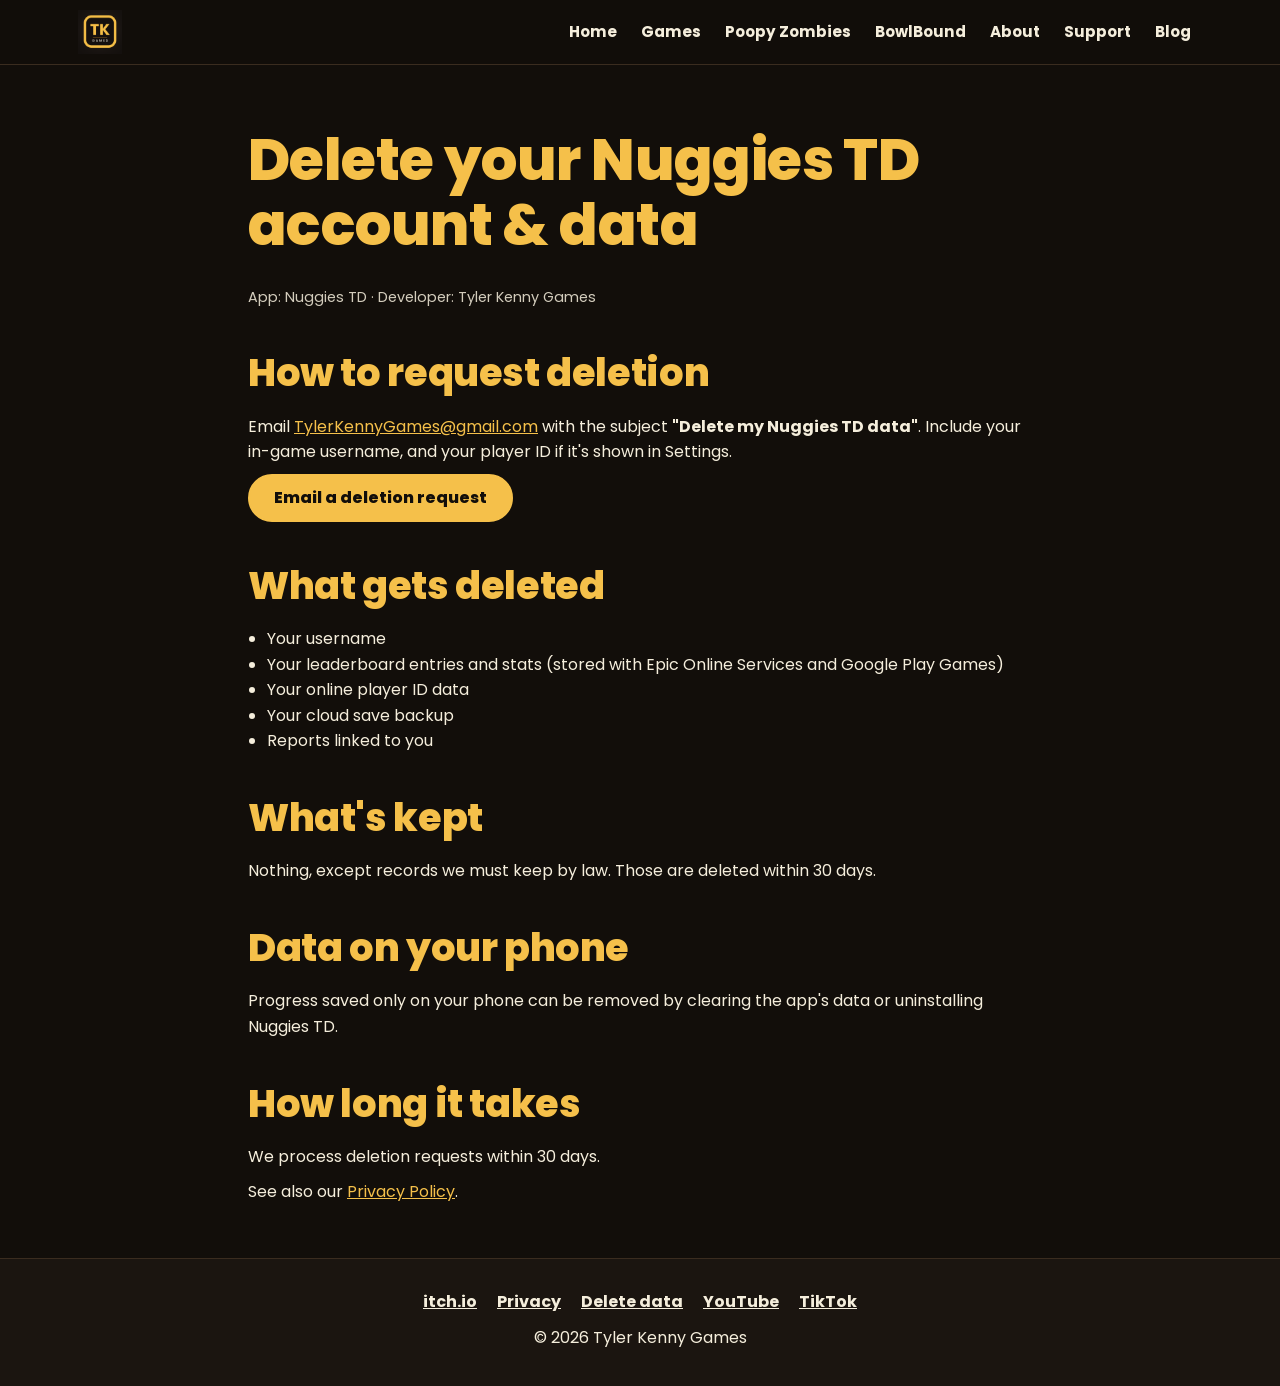
<file: delete-data-nuggies-td.html>
<!DOCTYPE html>
<html lang="en"><head><meta charset="utf-8"><meta name="viewport" content="width=device-width, initial-scale=1">
<title>Delete your Nuggies TD account &amp; data | Tyler Kenny Games</title><meta name="description" content="Tyler Kenny Games: a one-person indie studio making fun, weird, and chaotic games.">
<link rel="icon" href="img/logo.png"><link rel="preconnect" href="https://fonts.googleapis.com"><link rel="preconnect" href="https://fonts.gstatic.com" crossorigin>
<link href="https://fonts.googleapis.com/css2?family=Poppins:wght@400;700&display=swap" rel="stylesheet"><link rel="stylesheet" href="style.css?v=20261028"></head>
<body><header class="site-header"><div class="wrap hdr">
<a class="brand" href="index.html"><img src="img/logo.png" alt="Tyler Kenny Games logo" width="56" height="56"></a>
<input type="checkbox" id="nav-toggle" class="nav-toggle"><label for="nav-toggle" class="burger" aria-label="Menu"><span></span><span></span><span></span></label>
<nav><ul><li><a href="index.html">Home</a></li><li><a href="games.html">Games</a></li><li><a href="poopy-zombies.html">Poopy Zombies</a></li><li><a href="bowlbound.html">BowlBound</a></li><li><a href="about.html">About</a></li><li><a href="support.html">Support</a></li><li><a href="blog.html">Blog</a></li></ul></nav></div></header>
<main><section class="wrap prose"><h1>Delete your Nuggies TD account &amp; data</h1>
<p class="small">App: Nuggies TD · Developer: Tyler Kenny Games</p>
<h2>How to request deletion</h2>
<p>Email <a href="mailto:TylerKennyGames@gmail.com?subject=Delete%20my%20Nuggies%20TD%20data">TylerKennyGames@gmail.com</a> with the subject <strong>"Delete my Nuggies TD data"</strong>. Include your in-game username, and your player ID if it's shown in Settings.</p>
<p><a class="btn gold" href="mailto:TylerKennyGames@gmail.com?subject=Delete%20my%20Nuggies%20TD%20data">Email a deletion request</a></p>
<h2>What gets deleted</h2>
<ul><li>Your username</li><li>Your leaderboard entries and stats (stored with Epic Online Services and Google Play Games)</li><li>Your online player ID data</li><li>Your cloud save backup</li><li>Reports linked to you</li></ul>
<h2>What's kept</h2>
<p>Nothing, except records we must keep by law. Those are deleted within 30 days.</p>
<h2>Data on your phone</h2>
<p>Progress saved only on your phone can be removed by clearing the app's data or uninstalling Nuggies TD.</p>
<h2>How long it takes</h2>
<p>We process deletion requests within 30 days.</p>
<p>See also our <a href="privacy.html">Privacy Policy</a>.</p></section></main>
<footer class="site-footer"><div class="wrap"><ul class="flinks">
<li><a class="" href="https://tylerkennygames.itch.io/" target="_blank" rel="noopener">itch.io</a></li><li><a href="privacy.html">Privacy</a></li><li><a href="delete-data.html">Delete data</a></li><li><a class="" href="https://youtube.com/@tylerkennygames" target="_blank" rel="noopener">YouTube</a></li><li><a class="" href="https://www.tiktok.com/@tylerkennygames" target="_blank" rel="noopener">TikTok</a></li></ul>
<p>© 2026 Tyler Kenny Games</p></div></footer></body></html>
</file>
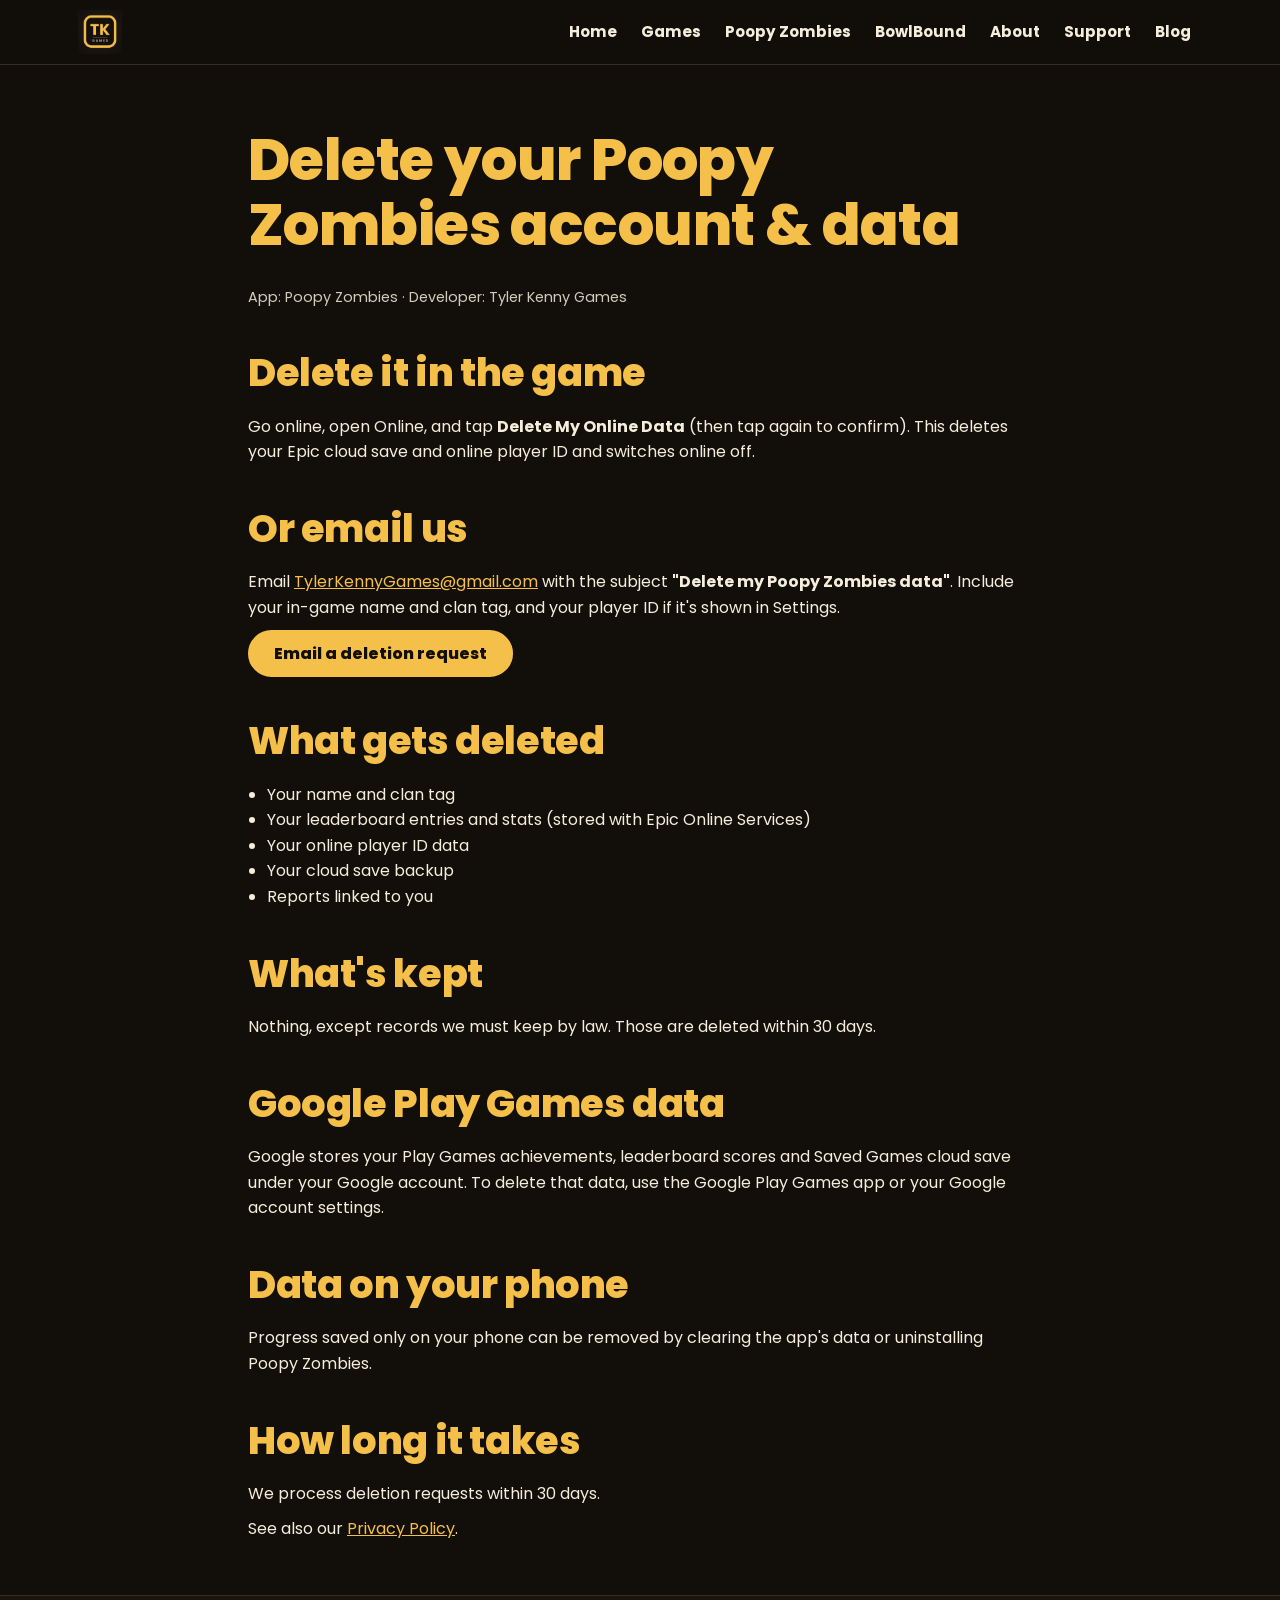
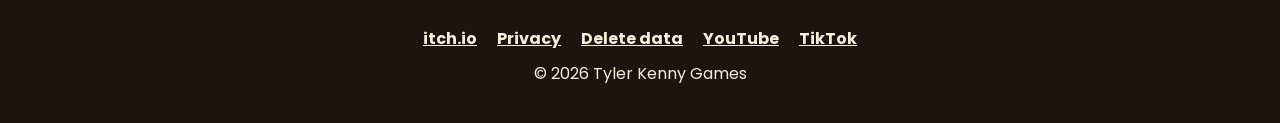
<file: delete-data.html>
<!DOCTYPE html>
<html lang="en"><head><meta charset="utf-8"><meta name="viewport" content="width=device-width, initial-scale=1">
<title>Delete your Poopy Zombies account &amp; data | Tyler Kenny Games</title><meta name="description" content="Tyler Kenny Games: a one-person indie studio making fun, weird, and chaotic games.">
<link rel="icon" href="img/logo.png"><link rel="preconnect" href="https://fonts.googleapis.com"><link rel="preconnect" href="https://fonts.gstatic.com" crossorigin>
<link href="https://fonts.googleapis.com/css2?family=Poppins:wght@400;700&display=swap" rel="stylesheet"><link rel="stylesheet" href="style.css?v=20261028"></head>
<body><header class="site-header"><div class="wrap hdr">
<a class="brand" href="index.html"><img src="img/logo.png" alt="Tyler Kenny Games logo" width="56" height="56"></a>
<input type="checkbox" id="nav-toggle" class="nav-toggle"><label for="nav-toggle" class="burger" aria-label="Menu"><span></span><span></span><span></span></label>
<nav><ul><li><a href="index.html">Home</a></li><li><a href="games.html">Games</a></li><li><a href="poopy-zombies.html">Poopy Zombies</a></li><li><a href="bowlbound.html">BowlBound</a></li><li><a href="about.html">About</a></li><li><a href="support.html">Support</a></li><li><a href="blog.html">Blog</a></li></ul></nav></div></header>
<main><section class="wrap prose"><h1>Delete your Poopy Zombies account &amp; data</h1>
<p class="small">App: Poopy Zombies · Developer: Tyler Kenny Games</p>
<h2>Delete it in the game</h2>
<p>Go online, open Online, and tap <strong>Delete My Online Data</strong> (then tap again to confirm). This deletes your Epic cloud save and online player ID and switches online off.</p>
<h2>Or email us</h2>
<p>Email <a href="mailto:TylerKennyGames@gmail.com?subject=Delete%20my%20Poopy%20Zombies%20data">TylerKennyGames@gmail.com</a> with the subject <strong>"Delete my Poopy Zombies data"</strong>. Include your in-game name and clan tag, and your player ID if it's shown in Settings.</p>
<p><a class="btn gold" href="mailto:TylerKennyGames@gmail.com?subject=Delete%20my%20Poopy%20Zombies%20data">Email a deletion request</a></p>
<h2>What gets deleted</h2>
<ul><li>Your name and clan tag</li><li>Your leaderboard entries and stats (stored with Epic Online Services)</li><li>Your online player ID data</li><li>Your cloud save backup</li><li>Reports linked to you</li></ul>
<h2>What's kept</h2>
<p>Nothing, except records we must keep by law. Those are deleted within 30 days.</p>
<h2>Google Play Games data</h2>
<p>Google stores your Play Games achievements, leaderboard scores and Saved Games cloud save under your Google account. To delete that data, use the Google Play Games app or your Google account settings.</p>
<h2>Data on your phone</h2>
<p>Progress saved only on your phone can be removed by clearing the app's data or uninstalling Poopy Zombies.</p>
<h2>How long it takes</h2>
<p>We process deletion requests within 30 days.</p>
<p>See also our <a href="privacy.html">Privacy Policy</a>.</p></section>
</main>
<footer class="site-footer"><div class="wrap"><ul class="flinks">
<li><a class="" href="https://tylerkennygames.itch.io/" target="_blank" rel="noopener">itch.io</a></li><li><a href="privacy.html">Privacy</a></li><li><a href="delete-data.html">Delete data</a></li><li><a class="" href="https://youtube.com/@tylerkennygames" target="_blank" rel="noopener">YouTube</a></li><li><a class="" href="https://www.tiktok.com/@tylerkennygames" target="_blank" rel="noopener">TikTok</a></li></ul>
<p>© 2026 Tyler Kenny Games</p></div></footer></body></html>
</file>
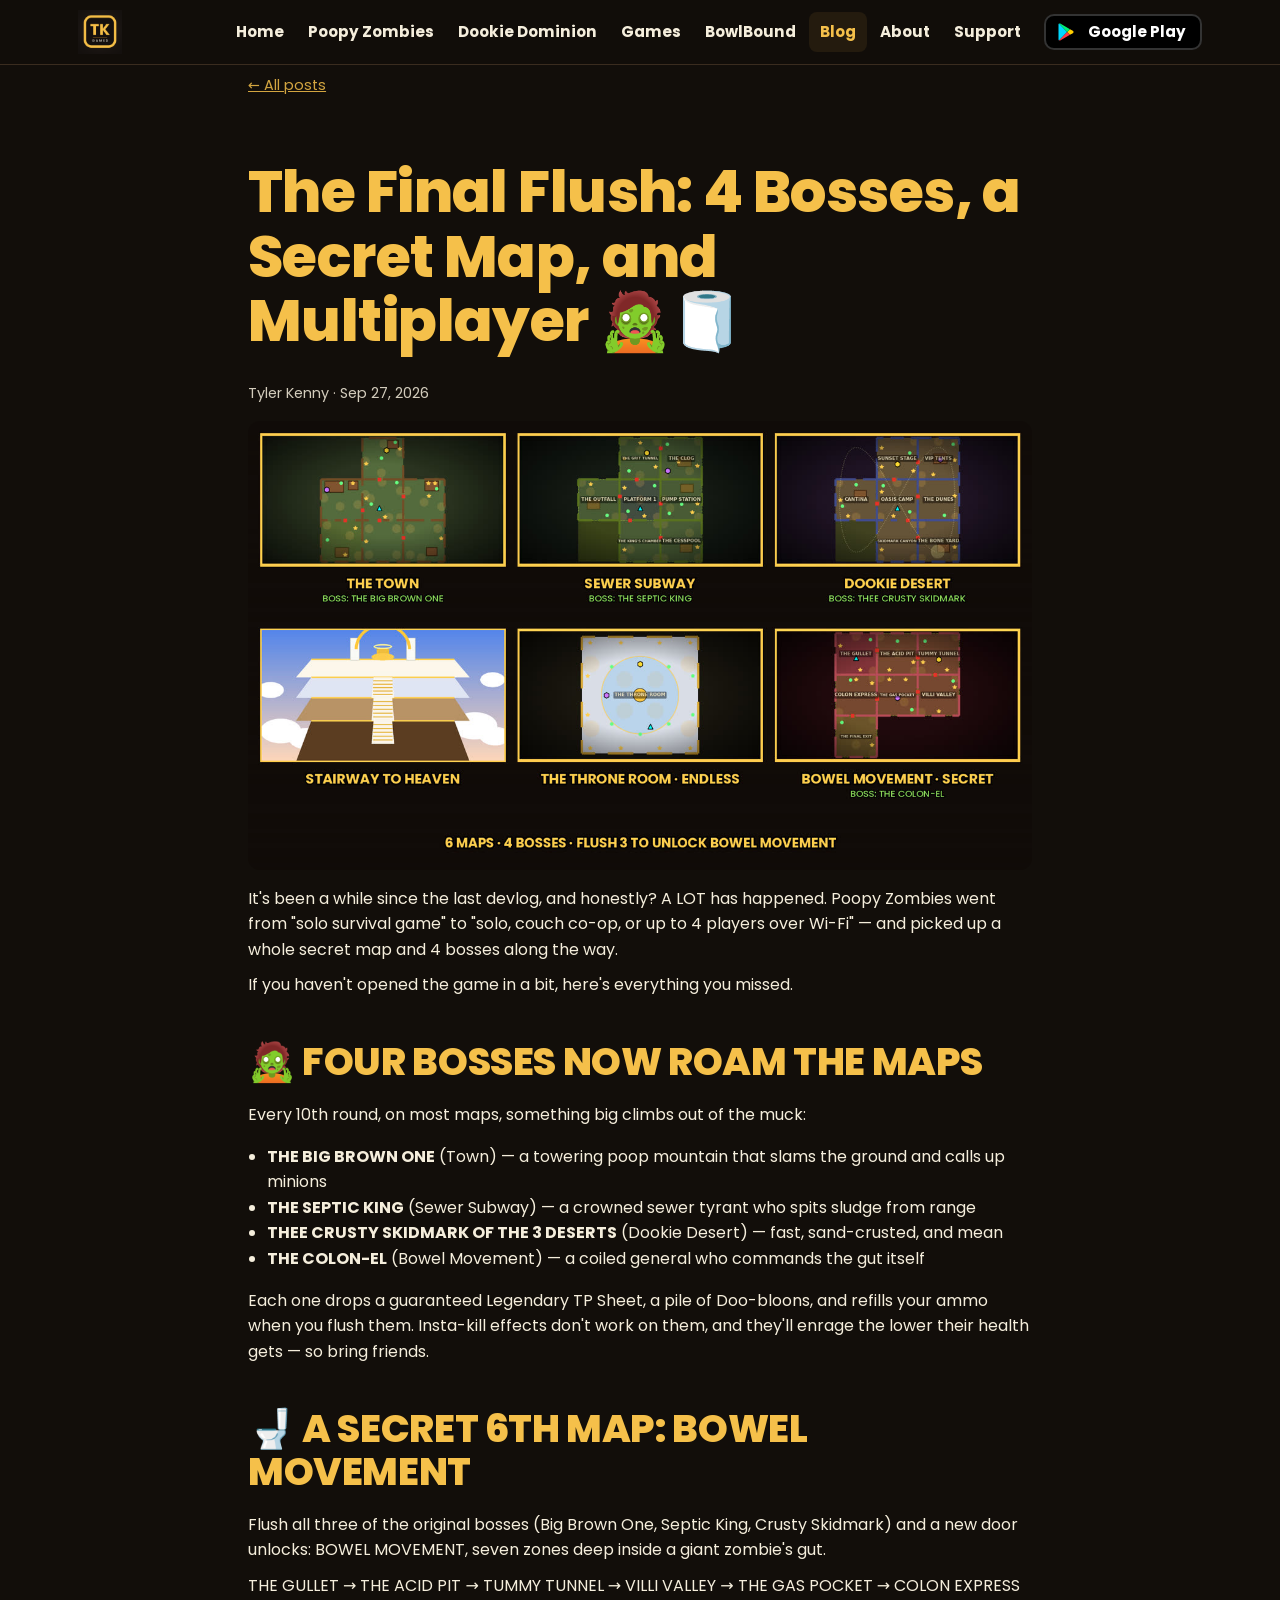
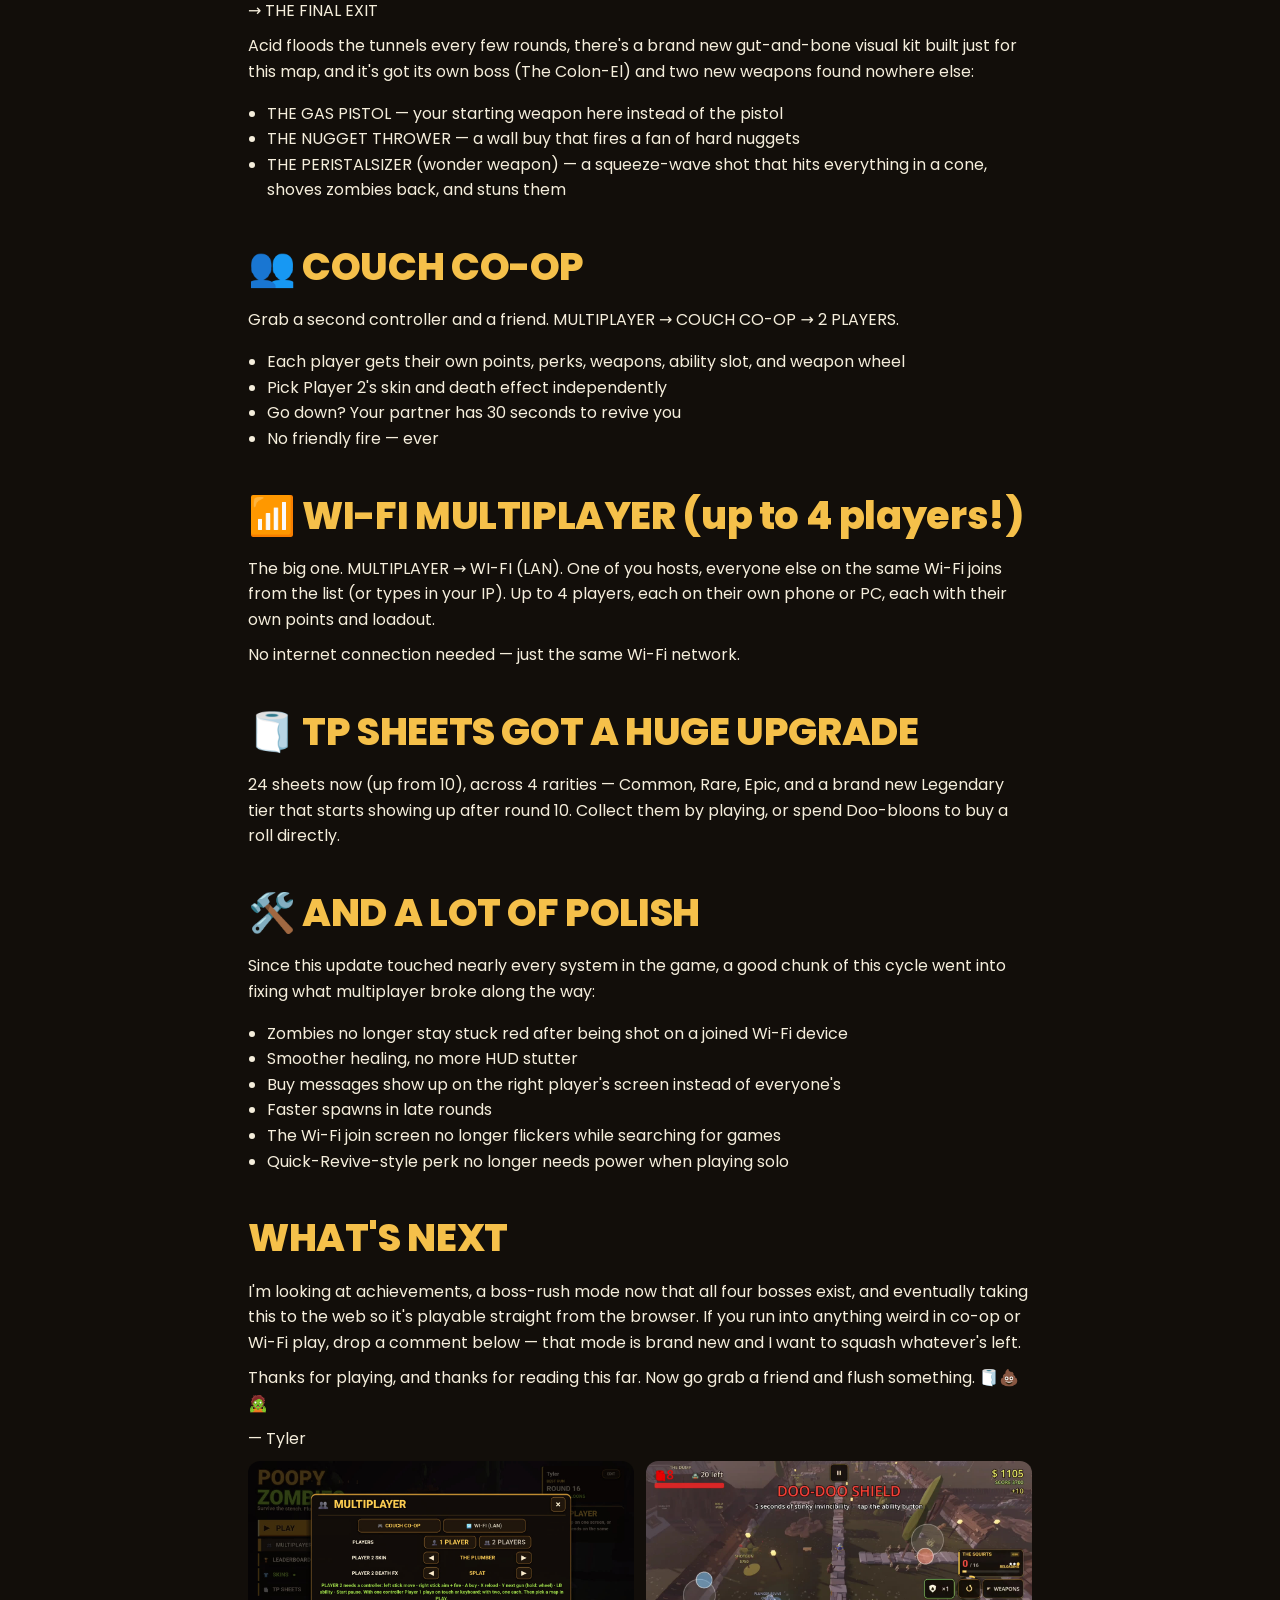
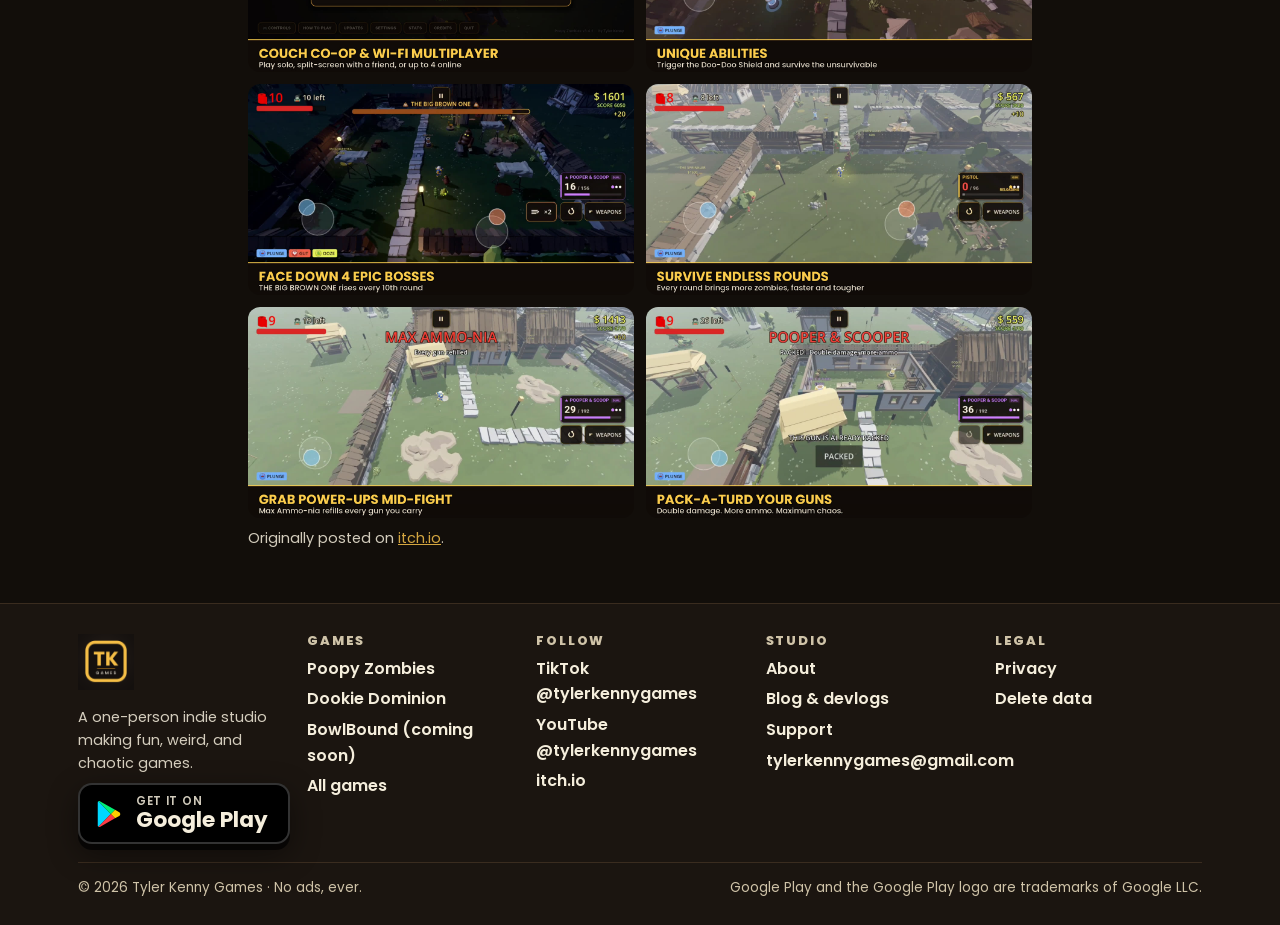
<file: devlog-1680014.html>
<!DOCTYPE html>
<html lang="en">
<head>
<meta charset="utf-8">
<meta name="viewport" content="width=device-width, initial-scale=1">
<title>The Final Flush: 4 Bosses, a Secret Map, and Multiplayer 🧟🧻 | Tyler Kenny Games</title>
<meta name="description" content="Tyler Kenny Games: a one-person indie studio making fun, weird, and chaotic games.">
<meta name="theme-color" content="#120E0A">
<link rel="canonical" href="https://tylerkennydev.github.io/devlog-1680014.html">
<meta property="og:type" content="website">
<meta property="og:title" content="The Final Flush: 4 Bosses, a Secret Map, and Multiplayer 🧟🧻 | Tyler Kenny Games">
<meta property="og:description" content="Tyler Kenny Games: a one-person indie studio making fun, weird, and chaotic games.">
<meta property="og:url" content="https://tylerkennydev.github.io/devlog-1680014.html">
<meta property="og:image" content="https://tylerkennydev.github.io/img/pz-feature.png">
<meta name="twitter:card" content="summary_large_image">
<link rel="icon" href="img/logo.png">
<link rel="preconnect" href="https://fonts.googleapis.com"><link rel="preconnect" href="https://fonts.gstatic.com" crossorigin>
<link href="https://fonts.googleapis.com/css2?family=Poppins:wght@400;600;700;800;900&amp;display=swap" rel="stylesheet">
<link rel="stylesheet" href="style.css?v=20261028">
</head>
<body>
<a class="skip" href="#main">Skip to content</a>
<header class="site-header"><div class="wrap hdr">
<a class="brand" href="index.html"><img src="img/logo.png" alt="Tyler Kenny Games logo" width="44" height="44"><span>Tyler Kenny Games</span></a>
<input type="checkbox" id="nav-toggle" class="nav-toggle"><label for="nav-toggle" class="burger"><span></span><span></span><span></span><i class="sr-only">Menu</i></label>
<nav aria-label="Main"><ul><li><a href="index.html">Home</a></li><li><a href="poopy-zombies.html">Poopy Zombies</a></li><li><a href="poopy-zombies.html#dominion">Dookie Dominion</a></li><li><a href="games.html">Games</a></li><li><a href="bowlbound.html">BowlBound</a></li><li><a href="blog.html" aria-current="page">Blog</a></li><li><a href="about.html">About</a></li><li><a href="support.html">Support</a></li></ul></nav>
<a class="gp hdr-cta" href="https://play.google.com/store/apps/details?id=com.poopyzombies.game" target="_blank" rel="noopener" aria-label="Get Poopy Zombies on Google Play"><svg viewBox="0 0 24 24" aria-hidden="true" focusable="false"><path fill="#00D7FE" d="M3.6 1.8 13.4 12l-9.8 10.2c-.4-.2-.6-.7-.6-1.2V3c0-.5.2-1 .6-1.2z"/><path fill="#FFCE00" d="m16.8 8.6 3.4 1.9c1.1.6 1.1 2.4 0 3l-3.4 1.9L13.4 12z"/><path fill="#FF3A44" d="M13.4 12 3.6 22.2c.4.2.9.2 1.4-.1l11.8-6.7z"/><path fill="#00F076" d="M3.6 1.8c.4-.2.9-.2 1.4.1l11.8 6.7L13.4 12z"/></svg><span><small>Get it on</small><b>Google Play</b></span></a>
</div></header>
<main id="main"><article class="wrap prose"><p class="small"><a href="blog.html">← All posts</a></p><h1>The Final Flush: 4 Bosses, a Secret Map, and Multiplayer 🧟🧻</h1><p class="small">Tyler Kenny · Sep 27, 2026</p><img class="pic" src="img/pz-maps.jpg" alt="The Final Flush: 4 Bosses, a Secret Map, and Multiplayer 🧟🧻" loading="lazy">
<p>It&#x27;s been a while since the last devlog, and honestly? A LOT has happened. Poopy Zombies went from &quot;solo survival game&quot; to &quot;solo, couch co-op, or up to 4 players over Wi-Fi&quot; &mdash; and picked up a whole secret map and 4 bosses along the way.</p>
<p>If you haven&#x27;t opened the game in a bit, here&#x27;s everything you missed.</p>
<h2>🧟 FOUR BOSSES NOW ROAM THE MAPS</h2>
<p>Every 10th round, on most maps, something big climbs out of the muck:</p>
<ul>
<li><strong>THE BIG BROWN ONE</strong> (Town) &mdash; a towering poop mountain that slams the ground and calls up minions</li>
<li><strong>THE SEPTIC KING</strong> (Sewer Subway) &mdash; a crowned sewer tyrant who spits sludge from range</li>
<li><strong>THEE CRUSTY SKIDMARK OF THE 3 DESERTS</strong> (Dookie Desert) &mdash; fast, sand-crusted, and mean</li>
<li><strong>THE COLON-EL</strong> (Bowel Movement) &mdash; a coiled general who commands the gut itself</li>
</ul>
<p>Each one drops a guaranteed Legendary TP Sheet, a pile of Doo-bloons, and refills your ammo when you flush them. Insta-kill effects don&#x27;t work on them, and they&#x27;ll enrage the lower their health gets &mdash; so bring friends.</p>
<h2>🚽 A SECRET 6TH MAP: BOWEL MOVEMENT</h2>
<p>Flush all three of the original bosses (Big Brown One, Septic King, Crusty Skidmark) and a new door unlocks: BOWEL MOVEMENT, seven zones deep inside a giant zombie&#x27;s gut.</p>
<p>THE GULLET → THE ACID PIT → TUMMY TUNNEL → VILLI VALLEY → THE GAS POCKET → COLON EXPRESS → THE FINAL EXIT</p>
<p>Acid floods the tunnels every few rounds, there&#x27;s a brand new gut-and-bone visual kit built just for this map, and it&#x27;s got its own boss (The Colon-El) and two new weapons found nowhere else:</p>
<ul>
<li>THE GAS PISTOL &mdash; your starting weapon here instead of the pistol</li>
<li>THE NUGGET THROWER &mdash; a wall buy that fires a fan of hard nuggets</li>
<li>THE PERISTALSIZER (wonder weapon) &mdash; a squeeze-wave shot that hits everything in a cone, shoves zombies back, and stuns them</li>
</ul>
<h2>👥 COUCH CO-OP</h2>
<p>Grab a second controller and a friend. MULTIPLAYER → COUCH CO-OP → 2 PLAYERS.</p>
<ul>
<li>Each player gets their own points, perks, weapons, ability slot, and weapon wheel</li>
<li>Pick Player 2&#x27;s skin and death effect independently</li>
<li>Go down? Your partner has 30 seconds to revive you</li>
<li>No friendly fire &mdash; ever</li>
</ul>
<h2>📶 WI-FI MULTIPLAYER (up to 4 players!)</h2>
<p>The big one. MULTIPLAYER → WI-FI (LAN). One of you hosts, everyone else on the same Wi-Fi joins from the list (or types in your IP). Up to 4 players, each on their own phone or PC, each with their own points and loadout.</p>
<p>No internet connection needed &mdash; just the same Wi-Fi network.</p>
<h2>🧻 TP SHEETS GOT A HUGE UPGRADE</h2>
<p>24 sheets now (up from 10), across 4 rarities &mdash; Common, Rare, Epic, and a brand new Legendary tier that starts showing up after round 10. Collect them by playing, or spend Doo-bloons to buy a roll directly.</p>
<h2>🛠️ AND A LOT OF POLISH</h2>
<p>Since this update touched nearly every system in the game, a good chunk of this cycle went into fixing what multiplayer broke along the way:</p>
<ul>
<li>Zombies no longer stay stuck red after being shot on a joined Wi-Fi device</li>
<li>Smoother healing, no more HUD stutter</li>
<li>Buy messages show up on the right player&#x27;s screen instead of everyone&#x27;s</li>
<li>Faster spawns in late rounds</li>
<li>The Wi-Fi join screen no longer flickers while searching for games</li>
<li>Quick-Revive-style perk no longer needs power when playing solo</li>
</ul>
<h2>WHAT&#x27;S NEXT</h2>
<p>I&#x27;m looking at achievements, a boss-rush mode now that all four bosses exist, and eventually taking this to the web so it&#x27;s playable straight from the browser. If you run into anything weird in co-op or Wi-Fi play, drop a comment below &mdash; that mode is brand new and I want to squash whatever&#x27;s left.</p>
<p>Thanks for playing, and thanks for reading this far. Now go grab a friend and flush something. 🧻💩🧟</p>
<p>&mdash; Tyler</p><div class="gallery"><figure><img class="pic" src="img/pz-shot5.jpg" alt="Poopy Zombies devlog image" loading="lazy"></figure><figure><img class="pic" src="img/devlog1-02.jpg" alt="Poopy Zombies devlog image" loading="lazy"></figure><figure><img class="pic" src="img/pz-shot2.jpg" alt="Poopy Zombies devlog image" loading="lazy"></figure><figure><img class="pic" src="img/pz-shot1.jpg" alt="Poopy Zombies devlog image" loading="lazy"></figure><figure><img class="pic" src="img/pz-shot4.jpg" alt="Poopy Zombies devlog image" loading="lazy"></figure><figure><img class="pic" src="img/pz-shot3.jpg" alt="Poopy Zombies devlog image" loading="lazy"></figure></div>
<p class="small">Originally posted on <a class="" href="https://tylerkennygames.itch.io/poopy-zombies/devlog/1680014/the-final-flush-4-bosses-a-secret-map-and-multiplayer-" target="_blank" rel="noopener">itch.io</a>.</p></article></main>
<footer class="site-footer"><div class="wrap">
<div class="fgrid">
<div class="fbrand"><img src="img/logo.png" alt="Tyler Kenny Games logo" width="56" height="56" loading="lazy"><p class="small">A one-person indie studio making fun, weird, and chaotic games.</p><a class="gp" href="https://play.google.com/store/apps/details?id=com.poopyzombies.game" target="_blank" rel="noopener" aria-label="Get Poopy Zombies on Google Play"><svg viewBox="0 0 24 24" aria-hidden="true" focusable="false"><path fill="#00D7FE" d="M3.6 1.8 13.4 12l-9.8 10.2c-.4-.2-.6-.7-.6-1.2V3c0-.5.2-1 .6-1.2z"/><path fill="#FFCE00" d="m16.8 8.6 3.4 1.9c1.1.6 1.1 2.4 0 3l-3.4 1.9L13.4 12z"/><path fill="#FF3A44" d="M13.4 12 3.6 22.2c.4.2.9.2 1.4-.1l11.8-6.7z"/><path fill="#00F076" d="M3.6 1.8c.4-.2.9-.2 1.4.1l11.8 6.7L13.4 12z"/></svg><span><small>Get it on</small><b>Google Play</b></span></a></div>
<div><h2>Games</h2><ul><li><a href="poopy-zombies.html">Poopy Zombies</a></li><li><a href="poopy-zombies.html#dominion">Dookie Dominion</a></li><li><a href="bowlbound.html">BowlBound (coming soon)</a></li><li><a href="games.html">All games</a></li></ul></div>
<div><h2>Follow</h2><ul><li><a href="https://www.tiktok.com/@tylerkennygames" target="_blank" rel="noopener">TikTok @tylerkennygames</a></li><li><a href="https://youtube.com/@tylerkennygames" target="_blank" rel="noopener">YouTube @tylerkennygames</a></li><li><a href="https://tylerkennygames.itch.io/" target="_blank" rel="noopener">itch.io</a></li></ul></div>
<div><h2>Studio</h2><ul><li><a href="about.html">About</a></li><li><a href="blog.html">Blog &amp; devlogs</a></li><li><a href="support.html">Support</a></li><li><a href="mailto:tylerkennygames@gmail.com">tylerkennygames@gmail.com</a></li></ul></div>
<div><h2>Legal</h2><ul><li><a href="privacy.html">Privacy</a></li><li><a href="delete-data.html">Delete data</a></li></ul></div>
</div>
<div class="fbottom"><p>© 2026 Tyler Kenny Games · No ads, ever.</p><p>Google Play and the Google Play logo are trademarks of Google LLC.</p></div>
</div></footer>
</body>
</html>
</file>
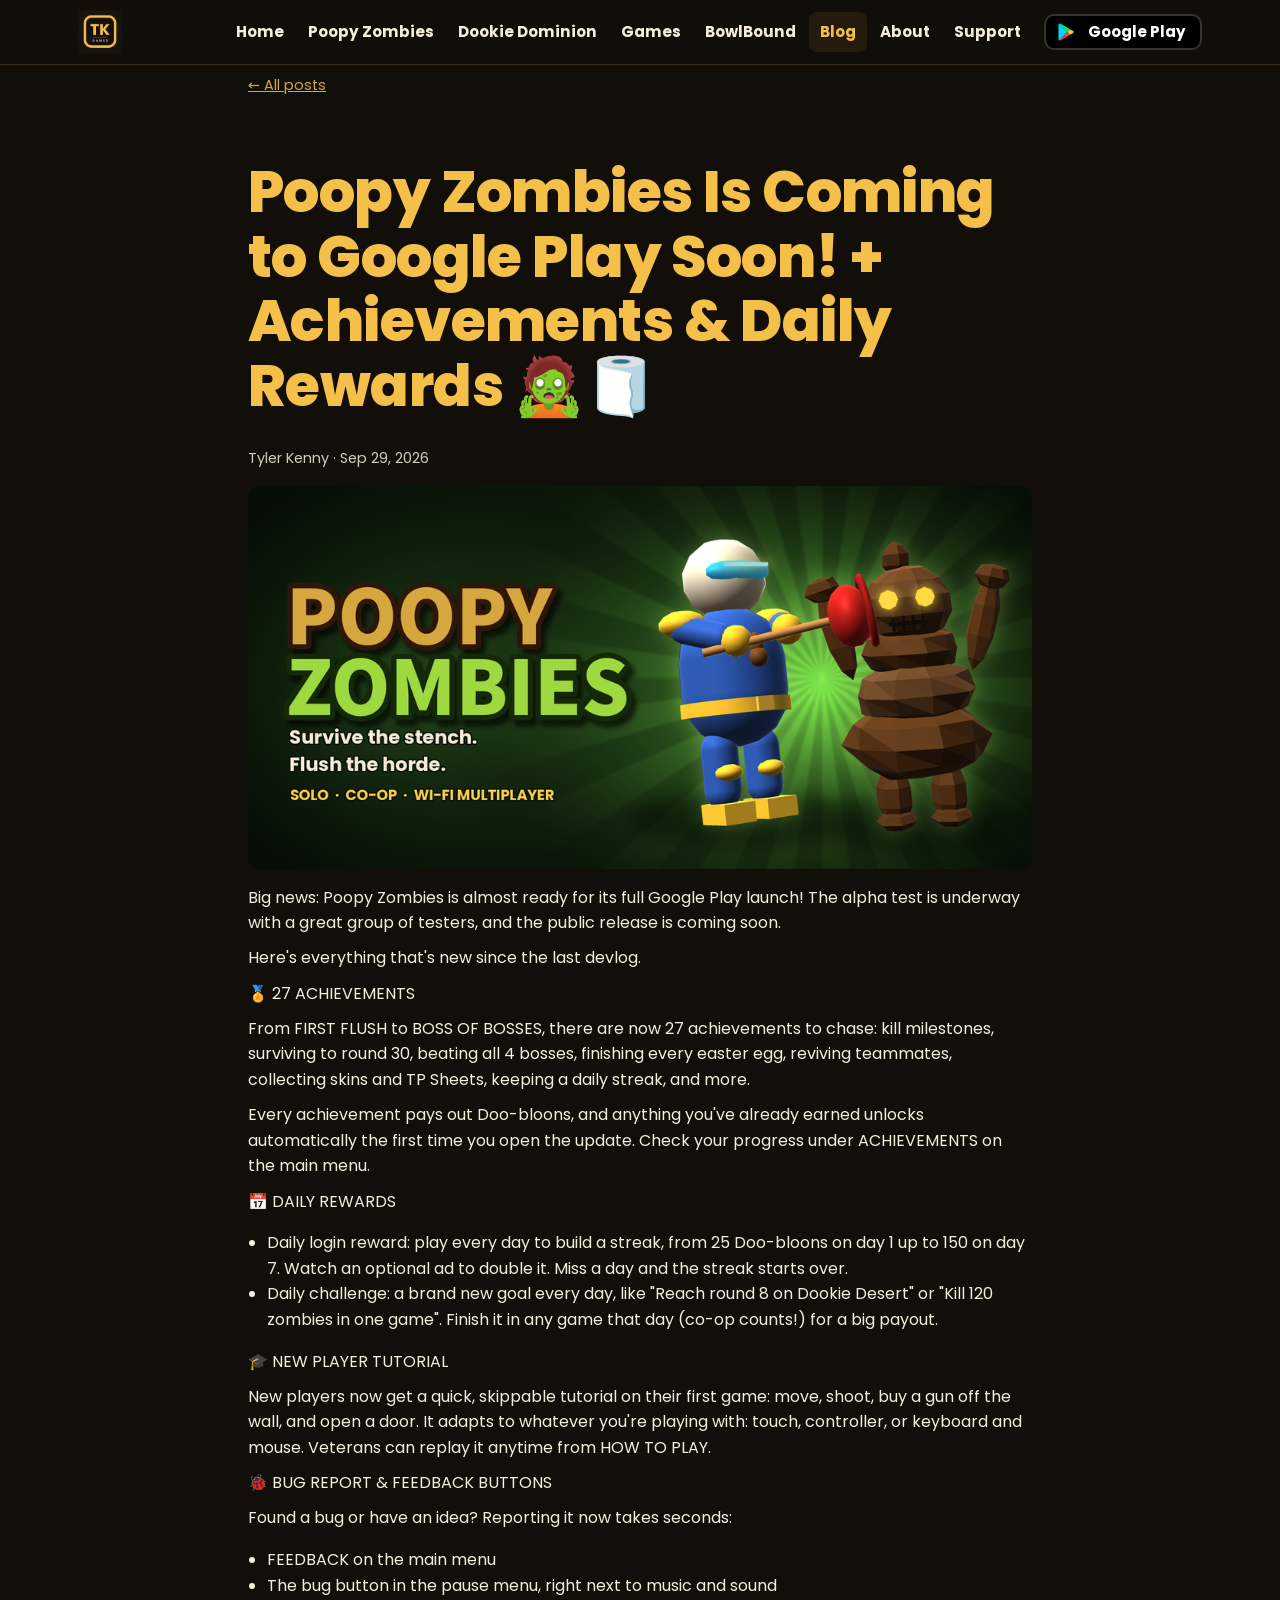
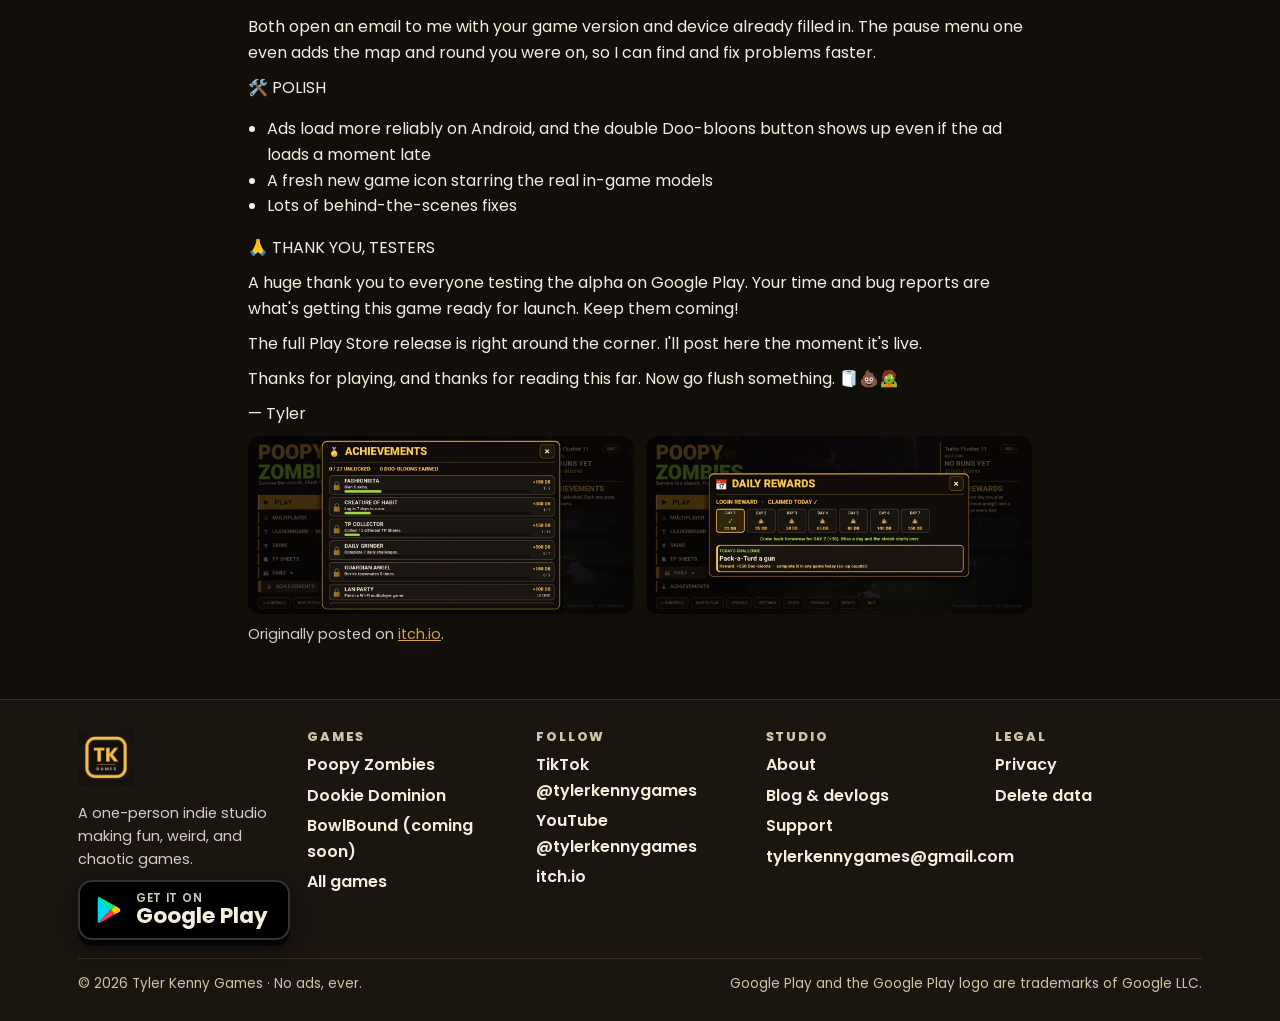
<file: devlog-1682469.html>
<!DOCTYPE html>
<html lang="en">
<head>
<meta charset="utf-8">
<meta name="viewport" content="width=device-width, initial-scale=1">
<title>Poopy Zombies Is Coming to Google Play Soon! + Achievements &amp; Daily Rewards 🧟🧻 | Tyler Kenny Games</title>
<meta name="description" content="Tyler Kenny Games: a one-person indie studio making fun, weird, and chaotic games.">
<meta name="theme-color" content="#120E0A">
<link rel="canonical" href="https://tylerkennydev.github.io/devlog-1682469.html">
<meta property="og:type" content="website">
<meta property="og:title" content="Poopy Zombies Is Coming to Google Play Soon! + Achievements &amp; Daily Rewards 🧟🧻 | Tyler Kenny Games">
<meta property="og:description" content="Tyler Kenny Games: a one-person indie studio making fun, weird, and chaotic games.">
<meta property="og:url" content="https://tylerkennydev.github.io/devlog-1682469.html">
<meta property="og:image" content="https://tylerkennydev.github.io/img/pz-feature.png">
<meta name="twitter:card" content="summary_large_image">
<link rel="icon" href="img/logo.png">
<link rel="preconnect" href="https://fonts.googleapis.com"><link rel="preconnect" href="https://fonts.gstatic.com" crossorigin>
<link href="https://fonts.googleapis.com/css2?family=Poppins:wght@400;600;700;800;900&amp;display=swap" rel="stylesheet">
<link rel="stylesheet" href="style.css?v=20261028">
</head>
<body>
<a class="skip" href="#main">Skip to content</a>
<header class="site-header"><div class="wrap hdr">
<a class="brand" href="index.html"><img src="img/logo.png" alt="Tyler Kenny Games logo" width="44" height="44"><span>Tyler Kenny Games</span></a>
<input type="checkbox" id="nav-toggle" class="nav-toggle"><label for="nav-toggle" class="burger"><span></span><span></span><span></span><i class="sr-only">Menu</i></label>
<nav aria-label="Main"><ul><li><a href="index.html">Home</a></li><li><a href="poopy-zombies.html">Poopy Zombies</a></li><li><a href="poopy-zombies.html#dominion">Dookie Dominion</a></li><li><a href="games.html">Games</a></li><li><a href="bowlbound.html">BowlBound</a></li><li><a href="blog.html" aria-current="page">Blog</a></li><li><a href="about.html">About</a></li><li><a href="support.html">Support</a></li></ul></nav>
<a class="gp hdr-cta" href="https://play.google.com/store/apps/details?id=com.poopyzombies.game" target="_blank" rel="noopener" aria-label="Get Poopy Zombies on Google Play"><svg viewBox="0 0 24 24" aria-hidden="true" focusable="false"><path fill="#00D7FE" d="M3.6 1.8 13.4 12l-9.8 10.2c-.4-.2-.6-.7-.6-1.2V3c0-.5.2-1 .6-1.2z"/><path fill="#FFCE00" d="m16.8 8.6 3.4 1.9c1.1.6 1.1 2.4 0 3l-3.4 1.9L13.4 12z"/><path fill="#FF3A44" d="M13.4 12 3.6 22.2c.4.2.9.2 1.4-.1l11.8-6.7z"/><path fill="#00F076" d="M3.6 1.8c.4-.2.9-.2 1.4.1l11.8 6.7L13.4 12z"/></svg><span><small>Get it on</small><b>Google Play</b></span></a>
</div></header>
<main id="main"><article class="wrap prose"><p class="small"><a href="blog.html">← All posts</a></p><h1>Poopy Zombies Is Coming to Google Play Soon! + Achievements &amp; Daily Rewards 🧟🧻</h1><p class="small">Tyler Kenny · Sep 29, 2026</p><img class="pic" src="img/pz-feature.png" alt="Poopy Zombies Is Coming to Google Play Soon! + Achievements &amp; Daily Rewards 🧟🧻" loading="lazy">
<p>Big news: Poopy Zombies is almost ready for its full Google Play launch! The alpha test is underway with a great group of testers, and the public release is coming soon.</p>
<p>Here&#x27;s everything that&#x27;s new since the last devlog.</p>
<p>🏅 27 ACHIEVEMENTS</p>
<p>From FIRST FLUSH to BOSS OF BOSSES, there are now 27 achievements to chase: kill milestones, surviving to round 30, beating all 4 bosses, finishing every easter egg, reviving teammates, collecting skins and TP Sheets, keeping a daily streak, and more.</p>
<p>Every achievement pays out Doo-bloons, and anything you&#x27;ve already earned unlocks automatically the first time you open the update. Check your progress under ACHIEVEMENTS on the main menu.</p>
<p>📅 DAILY REWARDS</p>
<ul>
<li>Daily login reward: play every day to build a streak, from 25 Doo-bloons on day 1 up to 150 on day 7. Watch an optional ad to double it. Miss a day and the streak starts over.</li>
<li>Daily challenge: a brand new goal every day, like &quot;Reach round 8 on Dookie Desert&quot; or &quot;Kill 120 zombies in one game&quot;. Finish it in any game that day (co-op counts!) for a big payout.</li>
</ul>
<p>🎓 NEW PLAYER TUTORIAL</p>
<p>New players now get a quick, skippable tutorial on their first game: move, shoot, buy a gun off the wall, and open a door. It adapts to whatever you&#x27;re playing with: touch, controller, or keyboard and mouse. Veterans can replay it anytime from HOW TO PLAY.</p>
<p>🐞 BUG REPORT &amp; FEEDBACK BUTTONS</p>
<p>Found a bug or have an idea? Reporting it now takes seconds:</p>
<ul>
<li>FEEDBACK on the main menu</li>
<li>The bug button in the pause menu, right next to music and sound</li>
</ul>
<p>Both open an email to me with your game version and device already filled in. The pause menu one even adds the map and round you were on, so I can find and fix problems faster.</p>
<p>🛠️ POLISH</p>
<ul>
<li>Ads load more reliably on Android, and the double Doo-bloons button shows up even if the ad loads a moment late</li>
<li>A fresh new game icon starring the real in-game models</li>
<li>Lots of behind-the-scenes fixes</li>
</ul>
<p>🙏 THANK YOU, TESTERS</p>
<p>A huge thank you to everyone testing the alpha on Google Play. Your time and bug reports are what&#x27;s getting this game ready for launch. Keep them coming!</p>
<p>The full Play Store release is right around the corner. I&#x27;ll post here the moment it&#x27;s live.</p>
<p>Thanks for playing, and thanks for reading this far. Now go flush something. 🧻💩🧟</p>
<p>&mdash; Tyler</p><div class="gallery"><figure><img class="pic" src="img/devlog2-01.jpg" alt="Poopy Zombies devlog image" loading="lazy"></figure><figure><img class="pic" src="img/devlog2-02.jpg" alt="Poopy Zombies devlog image" loading="lazy"></figure></div>
<p class="small">Originally posted on <a class="" href="https://tylerkennygames.itch.io/poopy-zombies/devlog/1682469/poopy-zombies-is-coming-to-google-play-soon-achievements-daily-rewards-" target="_blank" rel="noopener">itch.io</a>.</p></article></main>
<footer class="site-footer"><div class="wrap">
<div class="fgrid">
<div class="fbrand"><img src="img/logo.png" alt="Tyler Kenny Games logo" width="56" height="56" loading="lazy"><p class="small">A one-person indie studio making fun, weird, and chaotic games.</p><a class="gp" href="https://play.google.com/store/apps/details?id=com.poopyzombies.game" target="_blank" rel="noopener" aria-label="Get Poopy Zombies on Google Play"><svg viewBox="0 0 24 24" aria-hidden="true" focusable="false"><path fill="#00D7FE" d="M3.6 1.8 13.4 12l-9.8 10.2c-.4-.2-.6-.7-.6-1.2V3c0-.5.2-1 .6-1.2z"/><path fill="#FFCE00" d="m16.8 8.6 3.4 1.9c1.1.6 1.1 2.4 0 3l-3.4 1.9L13.4 12z"/><path fill="#FF3A44" d="M13.4 12 3.6 22.2c.4.2.9.2 1.4-.1l11.8-6.7z"/><path fill="#00F076" d="M3.6 1.8c.4-.2.9-.2 1.4.1l11.8 6.7L13.4 12z"/></svg><span><small>Get it on</small><b>Google Play</b></span></a></div>
<div><h2>Games</h2><ul><li><a href="poopy-zombies.html">Poopy Zombies</a></li><li><a href="poopy-zombies.html#dominion">Dookie Dominion</a></li><li><a href="bowlbound.html">BowlBound (coming soon)</a></li><li><a href="games.html">All games</a></li></ul></div>
<div><h2>Follow</h2><ul><li><a href="https://www.tiktok.com/@tylerkennygames" target="_blank" rel="noopener">TikTok @tylerkennygames</a></li><li><a href="https://youtube.com/@tylerkennygames" target="_blank" rel="noopener">YouTube @tylerkennygames</a></li><li><a href="https://tylerkennygames.itch.io/" target="_blank" rel="noopener">itch.io</a></li></ul></div>
<div><h2>Studio</h2><ul><li><a href="about.html">About</a></li><li><a href="blog.html">Blog &amp; devlogs</a></li><li><a href="support.html">Support</a></li><li><a href="mailto:tylerkennygames@gmail.com">tylerkennygames@gmail.com</a></li></ul></div>
<div><h2>Legal</h2><ul><li><a href="privacy.html">Privacy</a></li><li><a href="delete-data.html">Delete data</a></li></ul></div>
</div>
<div class="fbottom"><p>© 2026 Tyler Kenny Games · No ads, ever.</p><p>Google Play and the Google Play logo are trademarks of Google LLC.</p></div>
</div></footer>
</body>
</html>
</file>
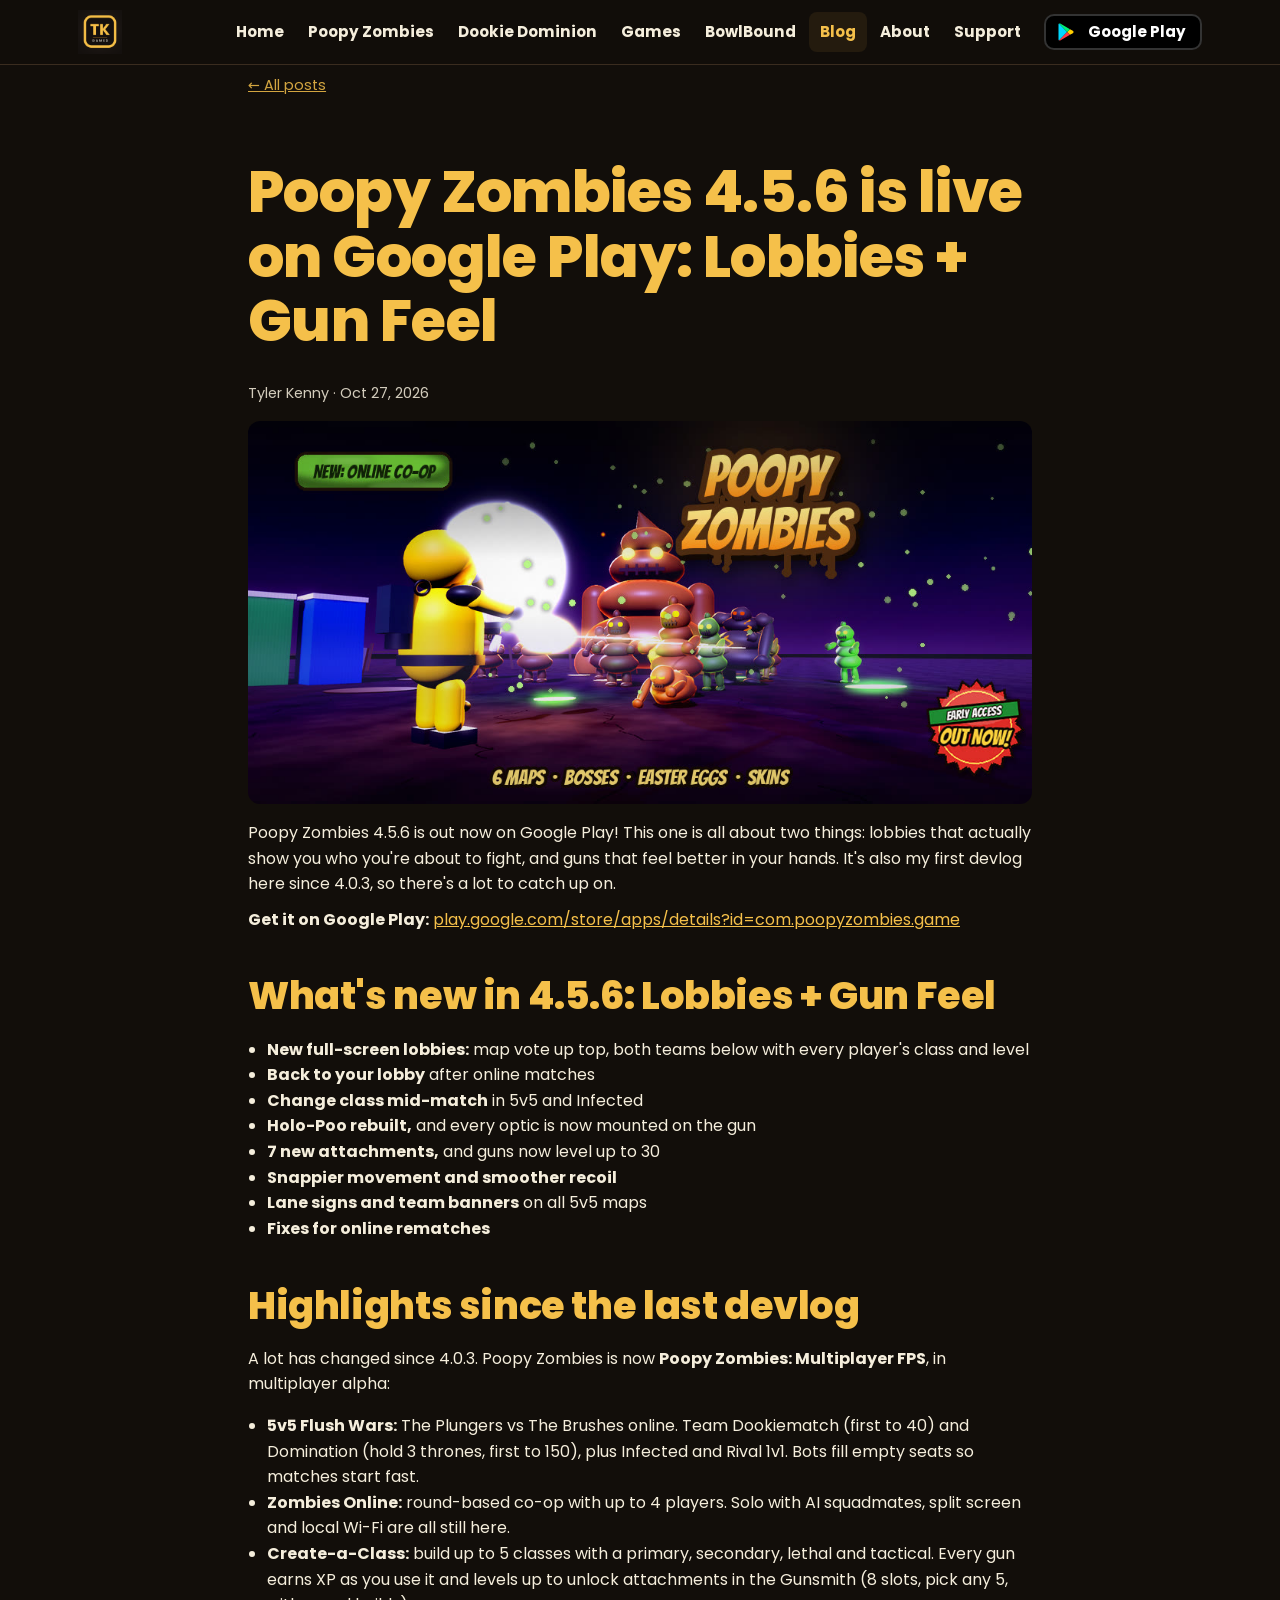
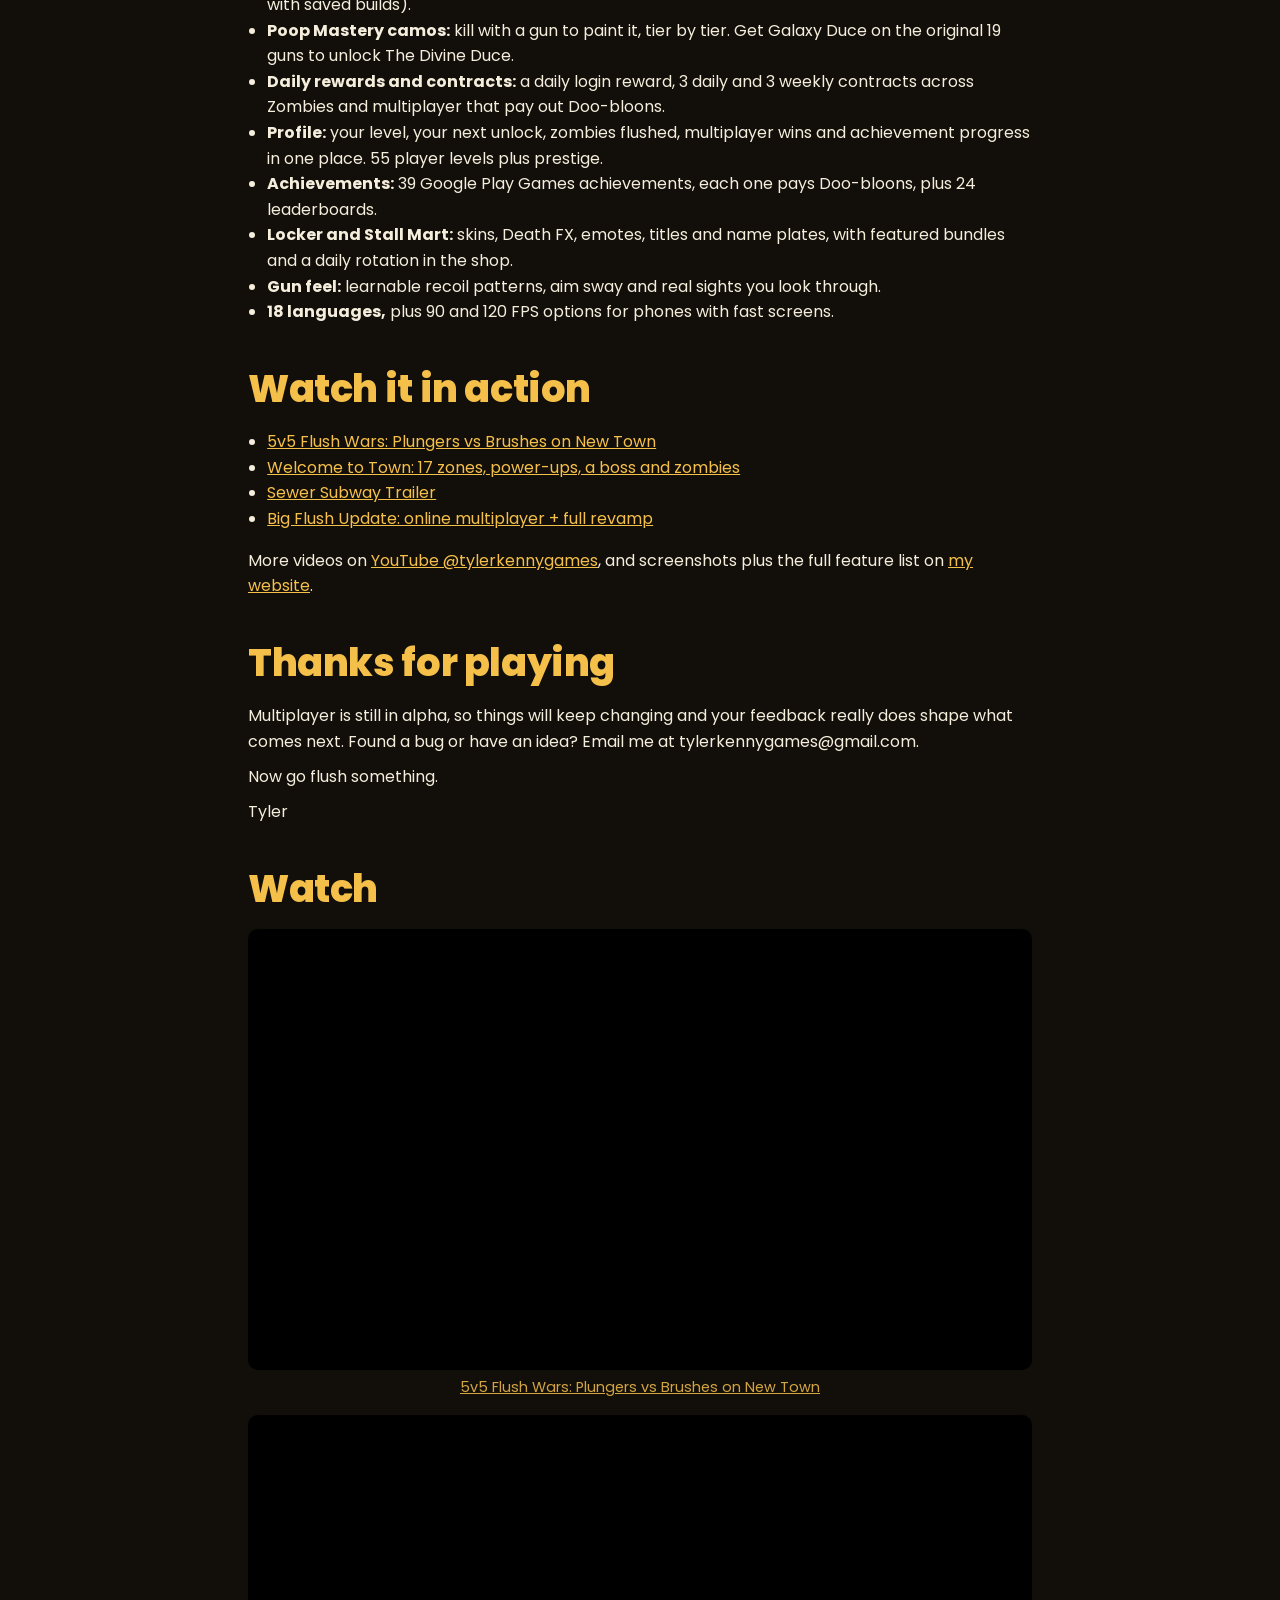
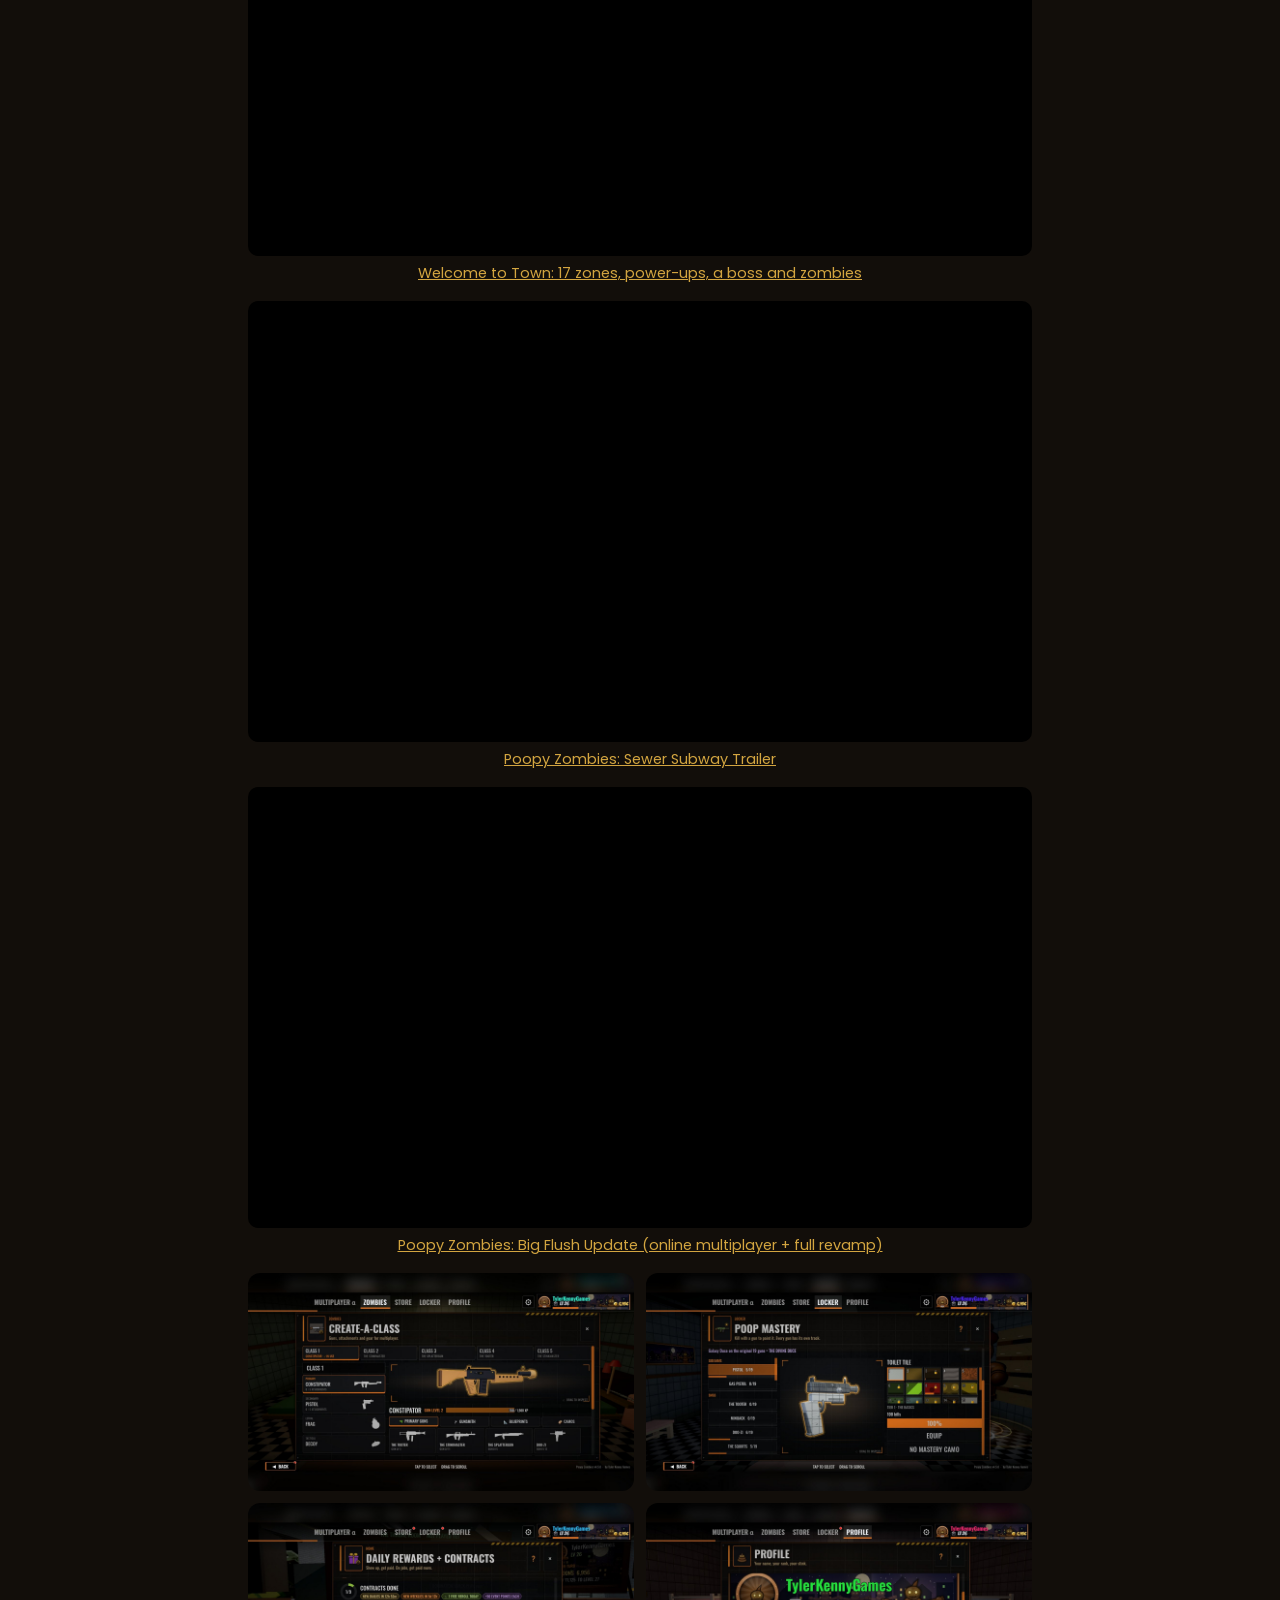
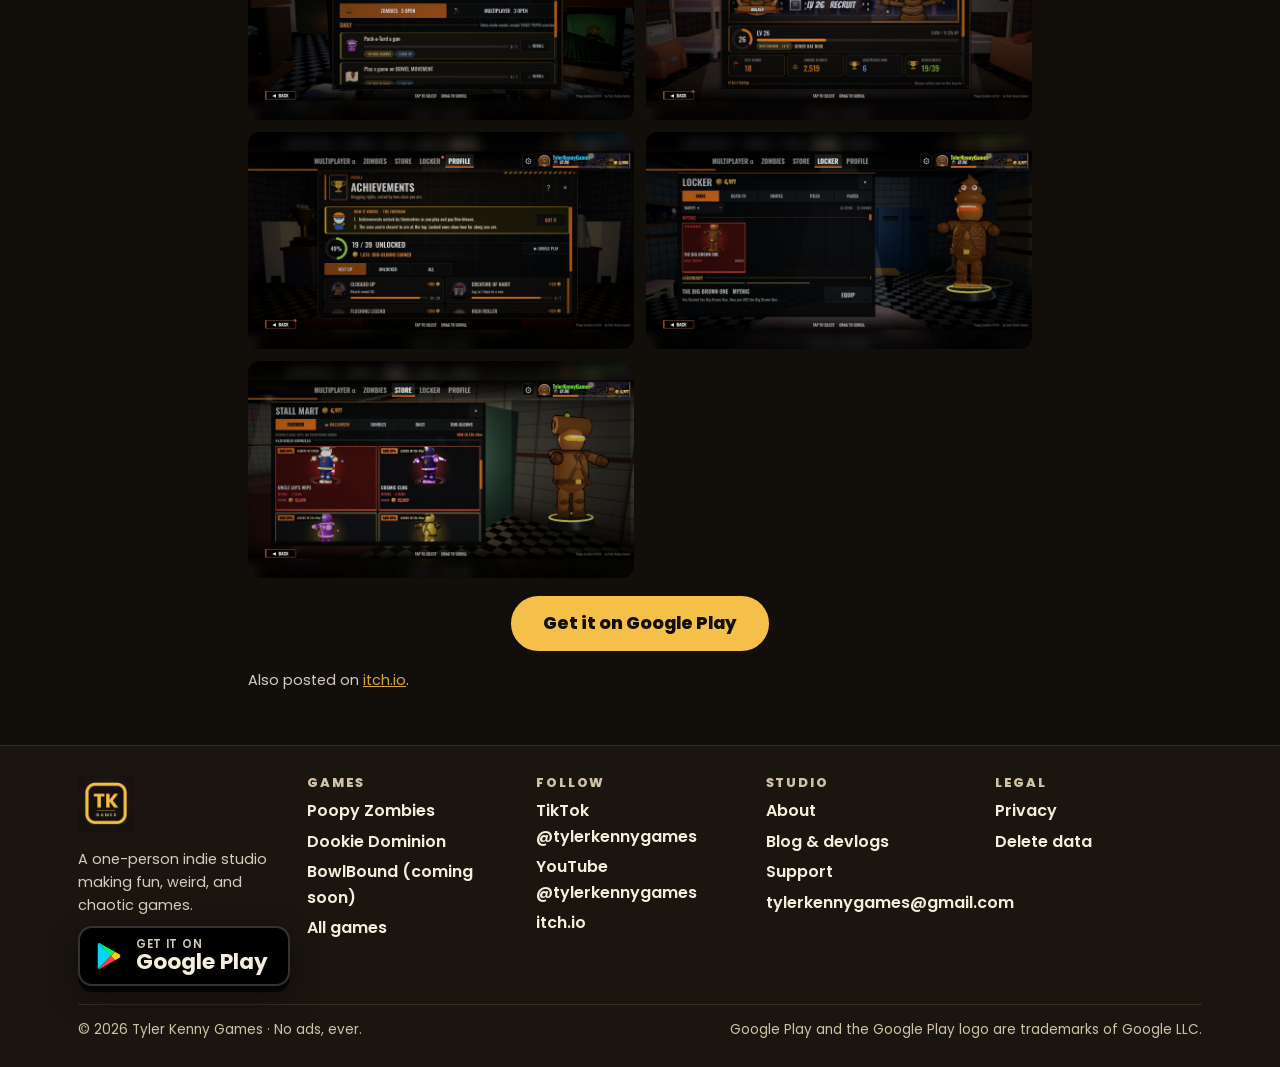
<file: devlog-v456.html>
<!DOCTYPE html>
<html lang="en">
<head>
<meta charset="utf-8">
<meta name="viewport" content="width=device-width, initial-scale=1">
<title>Poopy Zombies 4.5.6 is live on Google Play: Lobbies + Gun Feel | Tyler Kenny Games</title>
<meta name="description" content="Tyler Kenny Games: a one-person indie studio making fun, weird, and chaotic games.">
<meta name="theme-color" content="#120E0A">
<link rel="canonical" href="https://tylerkennydev.github.io/devlog-v456.html">
<meta property="og:type" content="website">
<meta property="og:title" content="Poopy Zombies 4.5.6 is live on Google Play: Lobbies + Gun Feel | Tyler Kenny Games">
<meta property="og:description" content="Tyler Kenny Games: a one-person indie studio making fun, weird, and chaotic games.">
<meta property="og:url" content="https://tylerkennydev.github.io/devlog-v456.html">
<meta property="og:image" content="https://tylerkennydev.github.io/img/pz-feature.png">
<meta name="twitter:card" content="summary_large_image">
<link rel="icon" href="img/logo.png">
<link rel="preconnect" href="https://fonts.googleapis.com"><link rel="preconnect" href="https://fonts.gstatic.com" crossorigin>
<link href="https://fonts.googleapis.com/css2?family=Poppins:wght@400;600;700;800;900&amp;display=swap" rel="stylesheet">
<link rel="stylesheet" href="style.css?v=20261028">
</head>
<body>
<a class="skip" href="#main">Skip to content</a>
<header class="site-header"><div class="wrap hdr">
<a class="brand" href="index.html"><img src="img/logo.png" alt="Tyler Kenny Games logo" width="44" height="44"><span>Tyler Kenny Games</span></a>
<input type="checkbox" id="nav-toggle" class="nav-toggle"><label for="nav-toggle" class="burger"><span></span><span></span><span></span><i class="sr-only">Menu</i></label>
<nav aria-label="Main"><ul><li><a href="index.html">Home</a></li><li><a href="poopy-zombies.html">Poopy Zombies</a></li><li><a href="poopy-zombies.html#dominion">Dookie Dominion</a></li><li><a href="games.html">Games</a></li><li><a href="bowlbound.html">BowlBound</a></li><li><a href="blog.html" aria-current="page">Blog</a></li><li><a href="about.html">About</a></li><li><a href="support.html">Support</a></li></ul></nav>
<a class="gp hdr-cta" href="https://play.google.com/store/apps/details?id=com.poopyzombies.game" target="_blank" rel="noopener" aria-label="Get Poopy Zombies on Google Play"><svg viewBox="0 0 24 24" aria-hidden="true" focusable="false"><path fill="#00D7FE" d="M3.6 1.8 13.4 12l-9.8 10.2c-.4-.2-.6-.7-.6-1.2V3c0-.5.2-1 .6-1.2z"/><path fill="#FFCE00" d="m16.8 8.6 3.4 1.9c1.1.6 1.1 2.4 0 3l-3.4 1.9L13.4 12z"/><path fill="#FF3A44" d="M13.4 12 3.6 22.2c.4.2.9.2 1.4-.1l11.8-6.7z"/><path fill="#00F076" d="M3.6 1.8c.4-.2.9-.2 1.4.1l11.8 6.7L13.4 12z"/></svg><span><small>Get it on</small><b>Google Play</b></span></a>
</div></header>
<main id="main"><article class="wrap prose"><p class="small"><a href="blog.html">← All posts</a></p><h1>Poopy Zombies 4.5.6 is live on Google Play: Lobbies + Gun Feel</h1><p class="small">Tyler Kenny · Oct 27, 2026</p><img class="pic" src="img/pz-top-banner.jpg" alt="Poopy Zombies 4.5.6 is live on Google Play: Lobbies + Gun Feel" loading="lazy">
<p>Poopy Zombies 4.5.6 is out now on Google Play! This one is all about two things: lobbies that actually show you who you're about to fight, and guns that feel better in your hands. It's also my first devlog here since 4.0.3, so there's a lot to catch up on.</p>
<p><strong>Get it on Google Play:</strong> <a href="https://play.google.com/store/apps/details?id=com.poopyzombies.game" target="_blank" rel="noopener">play.google.com/store/apps/details?id=com.poopyzombies.game</a></p>
<h2>What's new in 4.5.6: Lobbies + Gun Feel</h2>
<ul>
<li><strong>New full-screen lobbies:</strong> map vote up top, both teams below with every player's class and level</li>
<li><strong>Back to your lobby</strong> after online matches</li>
<li><strong>Change class mid-match</strong> in 5v5 and Infected</li>
<li><strong>Holo-Poo rebuilt,</strong> and every optic is now mounted on the gun</li>
<li><strong>7 new attachments,</strong> and guns now level up to 30</li>
<li><strong>Snappier movement and smoother recoil</strong></li>
<li><strong>Lane signs and team banners</strong> on all 5v5 maps</li>
<li><strong>Fixes for online rematches</strong></li>
</ul>
<h2>Highlights since the last devlog</h2>
<p>A lot has changed since 4.0.3. Poopy Zombies is now <strong>Poopy Zombies: Multiplayer FPS</strong>, in multiplayer alpha:</p>
<ul>
<li><strong>5v5 Flush Wars:</strong> The Plungers vs The Brushes online. Team Dookiematch (first to 40) and Domination (hold 3 thrones, first to 150), plus Infected and Rival 1v1. Bots fill empty seats so matches start fast.</li>
<li><strong>Zombies Online:</strong> round-based co-op with up to 4 players. Solo with AI squadmates, split screen and local Wi-Fi are all still here.</li>
<li><strong>Create-a-Class:</strong> build up to 5 classes with a primary, secondary, lethal and tactical. Every gun earns XP as you use it and levels up to unlock attachments in the Gunsmith (8 slots, pick any 5, with saved builds).</li>
<li><strong>Poop Mastery camos:</strong> kill with a gun to paint it, tier by tier. Get Galaxy Duce on the original 19 guns to unlock The Divine Duce.</li>
<li><strong>Daily rewards and contracts:</strong> a daily login reward, 3 daily and 3 weekly contracts across Zombies and multiplayer that pay out Doo-bloons.</li>
<li><strong>Profile:</strong> your level, your next unlock, zombies flushed, multiplayer wins and achievement progress in one place. 55 player levels plus prestige.</li>
<li><strong>Achievements:</strong> 39 Google Play Games achievements, each one pays Doo-bloons, plus 24 leaderboards.</li>
<li><strong>Locker and Stall Mart:</strong> skins, Death FX, emotes, titles and name plates, with featured bundles and a daily rotation in the shop.</li>
<li><strong>Gun feel:</strong> learnable recoil patterns, aim sway and real sights you look through.</li>
<li><strong>18 languages,</strong> plus 90 and 120 FPS options for phones with fast screens.</li>
</ul>
<h2>Watch it in action</h2>
<ul>
<li><a href="https://www.youtube.com/watch?v=wh7OsXZK6mo" target="_blank" rel="noopener">5v5 Flush Wars: Plungers vs Brushes on New Town</a></li>
<li><a href="https://www.youtube.com/watch?v=VXBxZPC5LNw" target="_blank" rel="noopener">Welcome to Town: 17 zones, power-ups, a boss and zombies</a></li>
<li><a href="https://www.youtube.com/watch?v=M0t4v_BTk8s" target="_blank" rel="noopener">Sewer Subway Trailer</a></li>
<li><a href="https://www.youtube.com/watch?v=RzCLxIob1vA" target="_blank" rel="noopener">Big Flush Update: online multiplayer + full revamp</a></li>
</ul>
<p>More videos on <a href="https://youtube.com/@tylerkennygames" target="_blank" rel="noopener">YouTube @tylerkennygames</a>, and screenshots plus the full feature list on <a href="https://tylerkennydev.github.io/poopy-zombies.html" target="_blank" rel="noopener">my website</a>.</p>
<h2>Thanks for playing</h2>
<p>Multiplayer is still in alpha, so things will keep changing and your feedback really does shape what comes next. Found a bug or have an idea? Email me at tylerkennygames@gmail.com.</p>
<p>Now go flush something.</p>
<p>Tyler</p>
<h2>Watch</h2><div class="videos"><figure class="video-card"><div class="video"><iframe src="https://www.youtube-nocookie.com/embed/wh7OsXZK6mo" title="5v5 Flush Wars: Plungers vs Brushes on New Town" loading="lazy" allow="accelerometer; clipboard-write; encrypted-media; gyroscope; picture-in-picture; web-share" referrerpolicy="strict-origin-when-cross-origin" allowfullscreen></iframe></div><figcaption class="small"><a href="https://www.youtube.com/watch?v=wh7OsXZK6mo" target="_blank" rel="noopener">5v5 Flush Wars: Plungers vs Brushes on New Town</a></figcaption></figure><figure class="video-card"><div class="video"><iframe src="https://www.youtube-nocookie.com/embed/VXBxZPC5LNw" title="Welcome to Town: 17 zones, power-ups, a boss and zombies" loading="lazy" allow="accelerometer; clipboard-write; encrypted-media; gyroscope; picture-in-picture; web-share" referrerpolicy="strict-origin-when-cross-origin" allowfullscreen></iframe></div><figcaption class="small"><a href="https://www.youtube.com/watch?v=VXBxZPC5LNw" target="_blank" rel="noopener">Welcome to Town: 17 zones, power-ups, a boss and zombies</a></figcaption></figure><figure class="video-card"><div class="video"><iframe src="https://www.youtube-nocookie.com/embed/M0t4v_BTk8s" title="Poopy Zombies: Sewer Subway Trailer" loading="lazy" allow="accelerometer; clipboard-write; encrypted-media; gyroscope; picture-in-picture; web-share" referrerpolicy="strict-origin-when-cross-origin" allowfullscreen></iframe></div><figcaption class="small"><a href="https://www.youtube.com/watch?v=M0t4v_BTk8s" target="_blank" rel="noopener">Poopy Zombies: Sewer Subway Trailer</a></figcaption></figure><figure class="video-card"><div class="video"><iframe src="https://www.youtube-nocookie.com/embed/RzCLxIob1vA" title="Poopy Zombies: Big Flush Update (online multiplayer + full revamp)" loading="lazy" allow="accelerometer; clipboard-write; encrypted-media; gyroscope; picture-in-picture; web-share" referrerpolicy="strict-origin-when-cross-origin" allowfullscreen></iframe></div><figcaption class="small"><a href="https://www.youtube.com/watch?v=RzCLxIob1vA" target="_blank" rel="noopener">Poopy Zombies: Big Flush Update (online multiplayer + full revamp)</a></figcaption></figure></div>
<div class="gallery"><figure><img class="pic" src="img/devlog-v456-01.jpg" alt="Poopy Zombies 4.5.6: Create-a-Class with gun levels" width="1600" height="900" loading="lazy"></figure><figure><img class="pic" src="img/devlog-v456-02.jpg" alt="Poopy Zombies 4.5.6: Poop Mastery camos" width="1600" height="900" loading="lazy"></figure><figure><img class="pic" src="img/devlog-v456-03.jpg" alt="Poopy Zombies 4.5.6: Daily rewards and contracts" width="1600" height="900" loading="lazy"></figure><figure><img class="pic" src="img/devlog-v456-04.jpg" alt="Poopy Zombies 4.5.6: Profile" width="1600" height="900" loading="lazy"></figure><figure><img class="pic" src="img/devlog-v456-05.jpg" alt="Poopy Zombies 4.5.6: Achievements" width="1600" height="900" loading="lazy"></figure><figure><img class="pic" src="img/devlog-v456-06.jpg" alt="Poopy Zombies 4.5.6: Locker: skins, Death FX, emotes" width="1600" height="900" loading="lazy"></figure><figure><img class="pic" src="img/devlog-v456-07.jpg" alt="Poopy Zombies 4.5.6: Stall Mart bundles" width="1600" height="900" loading="lazy"></figure></div>
<div class="btns"><a class="btn gold big" href="https://play.google.com/store/apps/details?id=com.poopyzombies.game" target="_blank" rel="noopener">Get it on Google Play</a></div>
<p class="small">Also posted on <a href="https://tylerkennygames.itch.io/poopy-zombies/devlog" target="_blank" rel="noopener">itch.io</a>.</p></article></main>
<footer class="site-footer"><div class="wrap">
<div class="fgrid">
<div class="fbrand"><img src="img/logo.png" alt="Tyler Kenny Games logo" width="56" height="56" loading="lazy"><p class="small">A one-person indie studio making fun, weird, and chaotic games.</p><a class="gp" href="https://play.google.com/store/apps/details?id=com.poopyzombies.game" target="_blank" rel="noopener" aria-label="Get Poopy Zombies on Google Play"><svg viewBox="0 0 24 24" aria-hidden="true" focusable="false"><path fill="#00D7FE" d="M3.6 1.8 13.4 12l-9.8 10.2c-.4-.2-.6-.7-.6-1.2V3c0-.5.2-1 .6-1.2z"/><path fill="#FFCE00" d="m16.8 8.6 3.4 1.9c1.1.6 1.1 2.4 0 3l-3.4 1.9L13.4 12z"/><path fill="#FF3A44" d="M13.4 12 3.6 22.2c.4.2.9.2 1.4-.1l11.8-6.7z"/><path fill="#00F076" d="M3.6 1.8c.4-.2.9-.2 1.4.1l11.8 6.7L13.4 12z"/></svg><span><small>Get it on</small><b>Google Play</b></span></a></div>
<div><h2>Games</h2><ul><li><a href="poopy-zombies.html">Poopy Zombies</a></li><li><a href="poopy-zombies.html#dominion">Dookie Dominion</a></li><li><a href="bowlbound.html">BowlBound (coming soon)</a></li><li><a href="games.html">All games</a></li></ul></div>
<div><h2>Follow</h2><ul><li><a href="https://www.tiktok.com/@tylerkennygames" target="_blank" rel="noopener">TikTok @tylerkennygames</a></li><li><a href="https://youtube.com/@tylerkennygames" target="_blank" rel="noopener">YouTube @tylerkennygames</a></li><li><a href="https://tylerkennygames.itch.io/" target="_blank" rel="noopener">itch.io</a></li></ul></div>
<div><h2>Studio</h2><ul><li><a href="about.html">About</a></li><li><a href="blog.html">Blog &amp; devlogs</a></li><li><a href="support.html">Support</a></li><li><a href="mailto:tylerkennygames@gmail.com">tylerkennygames@gmail.com</a></li></ul></div>
<div><h2>Legal</h2><ul><li><a href="privacy.html">Privacy</a></li><li><a href="delete-data.html">Delete data</a></li></ul></div>
</div>
<div class="fbottom"><p>© 2026 Tyler Kenny Games · No ads, ever.</p><p>Google Play and the Google Play logo are trademarks of Google LLC.</p></div>
</div></footer>
</body>
</html>
</file>
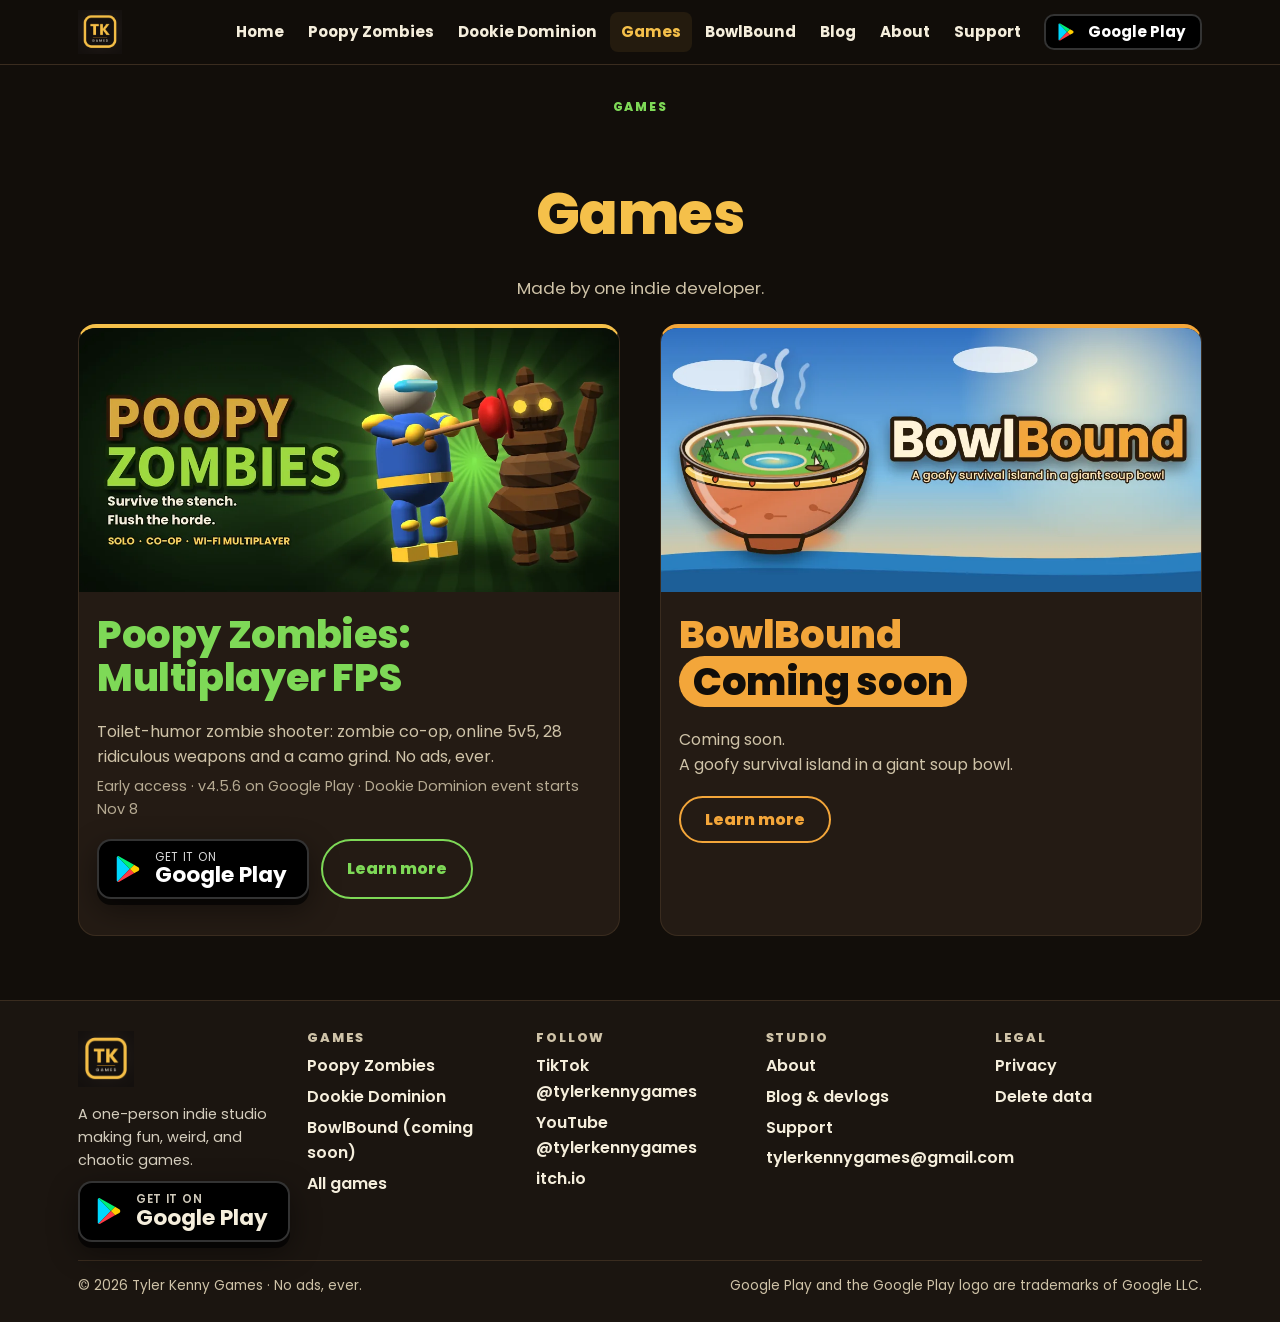
<file: games.html>
<!DOCTYPE html>
<html lang="en">
<head>
<meta charset="utf-8">
<meta name="viewport" content="width=device-width, initial-scale=1">
<title>Games | Tyler Kenny Games</title>
<meta name="description" content="Tyler Kenny Games: a one-person indie studio making fun, weird, and chaotic games.">
<meta name="theme-color" content="#120E0A">
<link rel="canonical" href="https://tylerkennydev.github.io/games.html">
<meta property="og:type" content="website">
<meta property="og:title" content="Games | Tyler Kenny Games">
<meta property="og:description" content="Tyler Kenny Games: a one-person indie studio making fun, weird, and chaotic games.">
<meta property="og:url" content="https://tylerkennydev.github.io/games.html">
<meta property="og:image" content="https://tylerkennydev.github.io/img/pz-feature.png">
<meta name="twitter:card" content="summary_large_image">
<link rel="icon" href="img/logo.png">
<link rel="preconnect" href="https://fonts.googleapis.com"><link rel="preconnect" href="https://fonts.gstatic.com" crossorigin>
<link href="https://fonts.googleapis.com/css2?family=Poppins:wght@400;600;700;800;900&amp;display=swap" rel="stylesheet">
<link rel="stylesheet" href="style.css?v=20261028">
</head>
<body>
<a class="skip" href="#main">Skip to content</a>
<header class="site-header"><div class="wrap hdr">
<a class="brand" href="index.html"><img src="img/logo.png" alt="Tyler Kenny Games logo" width="44" height="44"><span>Tyler Kenny Games</span></a>
<input type="checkbox" id="nav-toggle" class="nav-toggle"><label for="nav-toggle" class="burger"><span></span><span></span><span></span><i class="sr-only">Menu</i></label>
<nav aria-label="Main"><ul><li><a href="index.html">Home</a></li><li><a href="poopy-zombies.html">Poopy Zombies</a></li><li><a href="poopy-zombies.html#dominion">Dookie Dominion</a></li><li><a href="games.html" aria-current="page">Games</a></li><li><a href="bowlbound.html">BowlBound</a></li><li><a href="blog.html">Blog</a></li><li><a href="about.html">About</a></li><li><a href="support.html">Support</a></li></ul></nav>
<a class="gp hdr-cta" href="https://play.google.com/store/apps/details?id=com.poopyzombies.game" target="_blank" rel="noopener" aria-label="Get Poopy Zombies on Google Play"><svg viewBox="0 0 24 24" aria-hidden="true" focusable="false"><path fill="#00D7FE" d="M3.6 1.8 13.4 12l-9.8 10.2c-.4-.2-.6-.7-.6-1.2V3c0-.5.2-1 .6-1.2z"/><path fill="#FFCE00" d="m16.8 8.6 3.4 1.9c1.1.6 1.1 2.4 0 3l-3.4 1.9L13.4 12z"/><path fill="#FF3A44" d="M13.4 12 3.6 22.2c.4.2.9.2 1.4-.1l11.8-6.7z"/><path fill="#00F076" d="M3.6 1.8c.4-.2.9-.2 1.4.1l11.8 6.7L13.4 12z"/></svg><span><small>Get it on</small><b>Google Play</b></span></a>
</div></header>
<main id="main"><section class="wrap"><div class="sec-h" style="margin-top:28px"><span class="eyebrow">Games</span><h1>Games</h1><p>Made by one indie developer.</p></div><div class="split" style="align-items:stretch;padding-bottom:20px">
<article class="tile mp"><img src="img/pz-feature.webp" alt="Poopy Zombies feature graphic" width="1024" height="500" loading="lazy" style="aspect-ratio:1024/500"><div class="tb"><h2 class="lime-t" style="margin-top:.2em">Poopy Zombies: Multiplayer FPS</h2><p>Toilet-humor zombie shooter: zombie co-op, online 5v5, 28 ridiculous weapons and a camo grind. No ads, ever.</p><p class="small">Early access · v4.5.6 on Google Play · Dookie Dominion event starts Nov 8</p><div class="btns left"><a class="gp" href="https://play.google.com/store/apps/details?id=com.poopyzombies.game" target="_blank" rel="noopener" aria-label="Get Poopy Zombies on Google Play"><svg viewBox="0 0 24 24" aria-hidden="true" focusable="false"><path fill="#00D7FE" d="M3.6 1.8 13.4 12l-9.8 10.2c-.4-.2-.6-.7-.6-1.2V3c0-.5.2-1 .6-1.2z"/><path fill="#FFCE00" d="m16.8 8.6 3.4 1.9c1.1.6 1.1 2.4 0 3l-3.4 1.9L13.4 12z"/><path fill="#FF3A44" d="M13.4 12 3.6 22.2c.4.2.9.2 1.4-.1l11.8-6.7z"/><path fill="#00F076" d="M3.6 1.8c.4-.2.9-.2 1.4.1l11.8 6.7L13.4 12z"/></svg><span><small>Get it on</small><b>Google Play</b></span></a><a class="btn outline lime" href="poopy-zombies.html">Learn more</a></div></div></article>
<article class="tile co"><img src="img/bb-feature.webp" alt="BowlBound feature graphic" width="1024" height="500" loading="lazy" style="aspect-ratio:1024/500"><div class="tb"><h2 style="color:var(--orange);margin-top:.2em">BowlBound <span class="badge">Coming soon</span></h2><p>Coming soon.<br>A goofy survival island in a giant soup bowl.</p><div class="btns left"><a class="btn outline orange" href="bowlbound.html">Learn more</a></div></div></article>
</div></section></main>
<footer class="site-footer"><div class="wrap">
<div class="fgrid">
<div class="fbrand"><img src="img/logo.png" alt="Tyler Kenny Games logo" width="56" height="56" loading="lazy"><p class="small">A one-person indie studio making fun, weird, and chaotic games.</p><a class="gp" href="https://play.google.com/store/apps/details?id=com.poopyzombies.game" target="_blank" rel="noopener" aria-label="Get Poopy Zombies on Google Play"><svg viewBox="0 0 24 24" aria-hidden="true" focusable="false"><path fill="#00D7FE" d="M3.6 1.8 13.4 12l-9.8 10.2c-.4-.2-.6-.7-.6-1.2V3c0-.5.2-1 .6-1.2z"/><path fill="#FFCE00" d="m16.8 8.6 3.4 1.9c1.1.6 1.1 2.4 0 3l-3.4 1.9L13.4 12z"/><path fill="#FF3A44" d="M13.4 12 3.6 22.2c.4.2.9.2 1.4-.1l11.8-6.7z"/><path fill="#00F076" d="M3.6 1.8c.4-.2.9-.2 1.4.1l11.8 6.7L13.4 12z"/></svg><span><small>Get it on</small><b>Google Play</b></span></a></div>
<div><h2>Games</h2><ul><li><a href="poopy-zombies.html">Poopy Zombies</a></li><li><a href="poopy-zombies.html#dominion">Dookie Dominion</a></li><li><a href="bowlbound.html">BowlBound (coming soon)</a></li><li><a href="games.html">All games</a></li></ul></div>
<div><h2>Follow</h2><ul><li><a href="https://www.tiktok.com/@tylerkennygames" target="_blank" rel="noopener">TikTok @tylerkennygames</a></li><li><a href="https://youtube.com/@tylerkennygames" target="_blank" rel="noopener">YouTube @tylerkennygames</a></li><li><a href="https://tylerkennygames.itch.io/" target="_blank" rel="noopener">itch.io</a></li></ul></div>
<div><h2>Studio</h2><ul><li><a href="about.html">About</a></li><li><a href="blog.html">Blog &amp; devlogs</a></li><li><a href="support.html">Support</a></li><li><a href="mailto:tylerkennygames@gmail.com">tylerkennygames@gmail.com</a></li></ul></div>
<div><h2>Legal</h2><ul><li><a href="privacy.html">Privacy</a></li><li><a href="delete-data.html">Delete data</a></li></ul></div>
</div>
<div class="fbottom"><p>© 2026 Tyler Kenny Games · No ads, ever.</p><p>Google Play and the Google Play logo are trademarks of Google LLC.</p></div>
</div></footer>
</body>
</html>
</file>
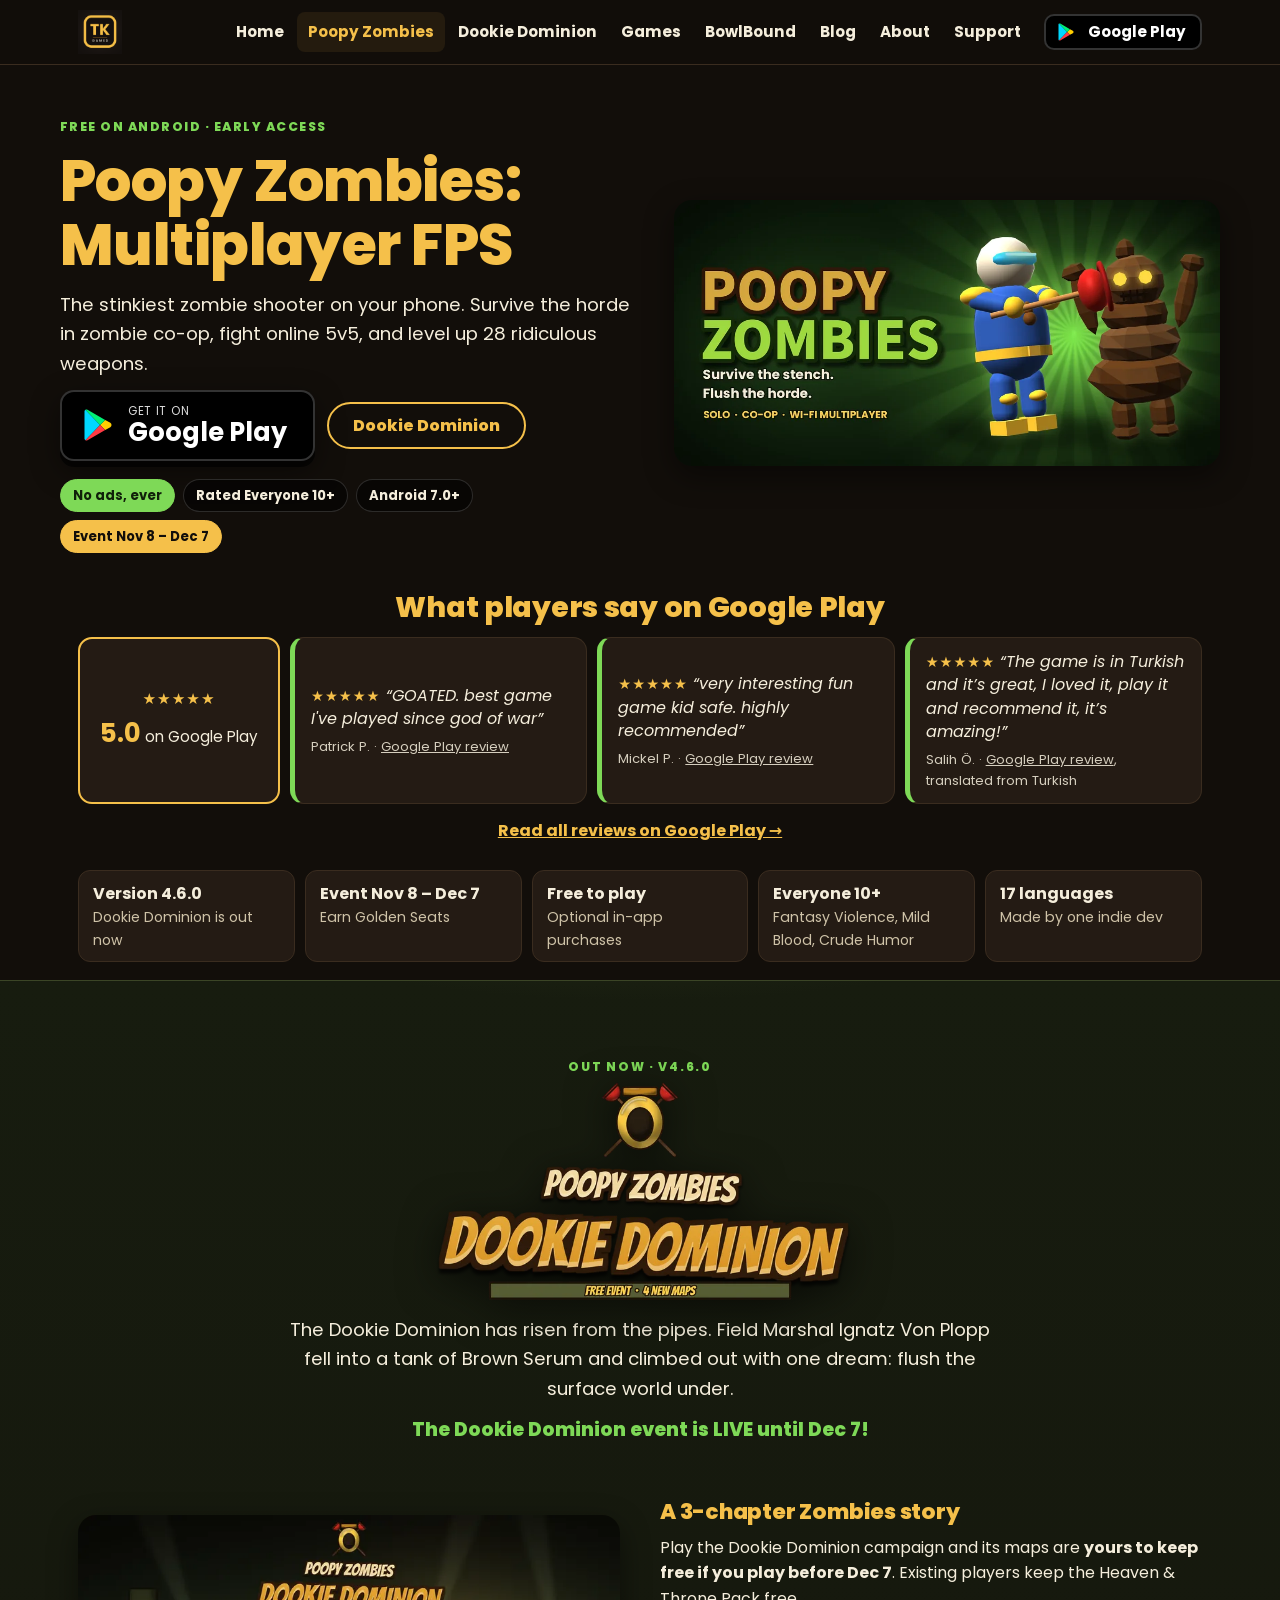
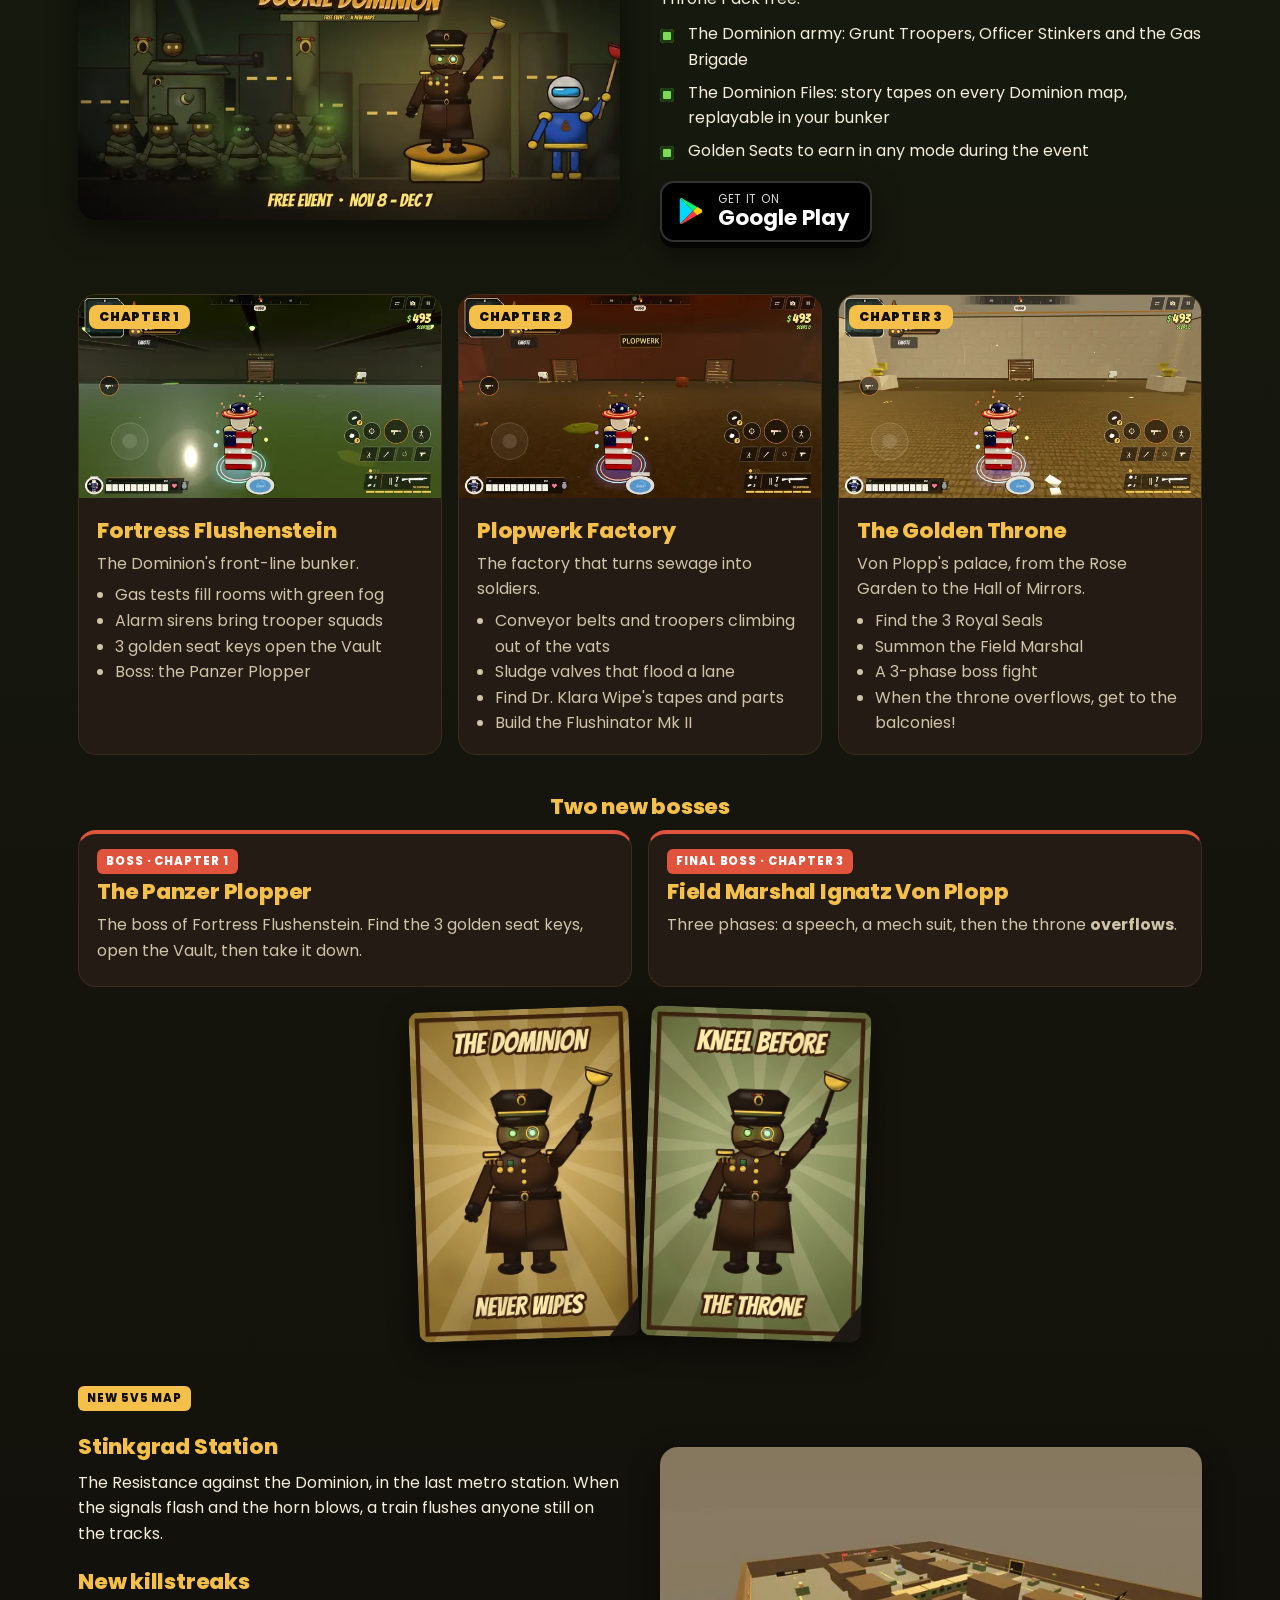
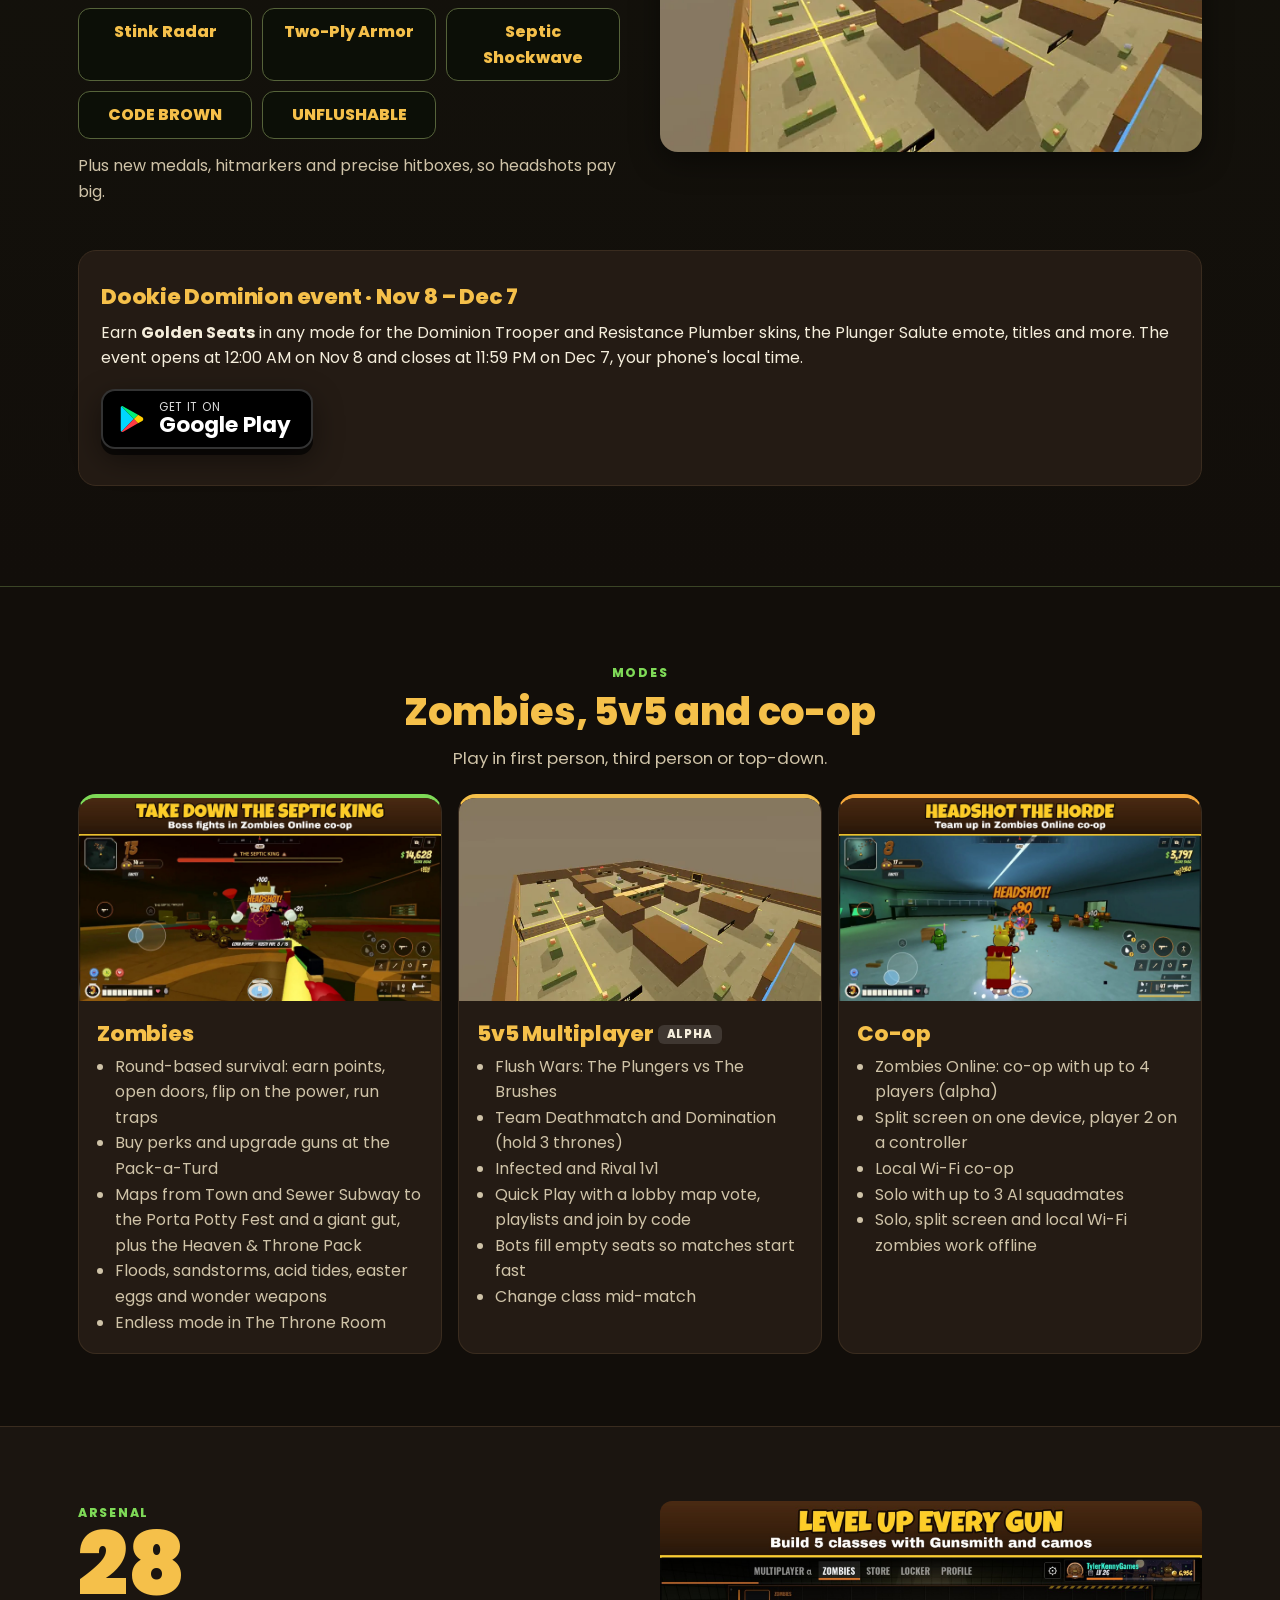
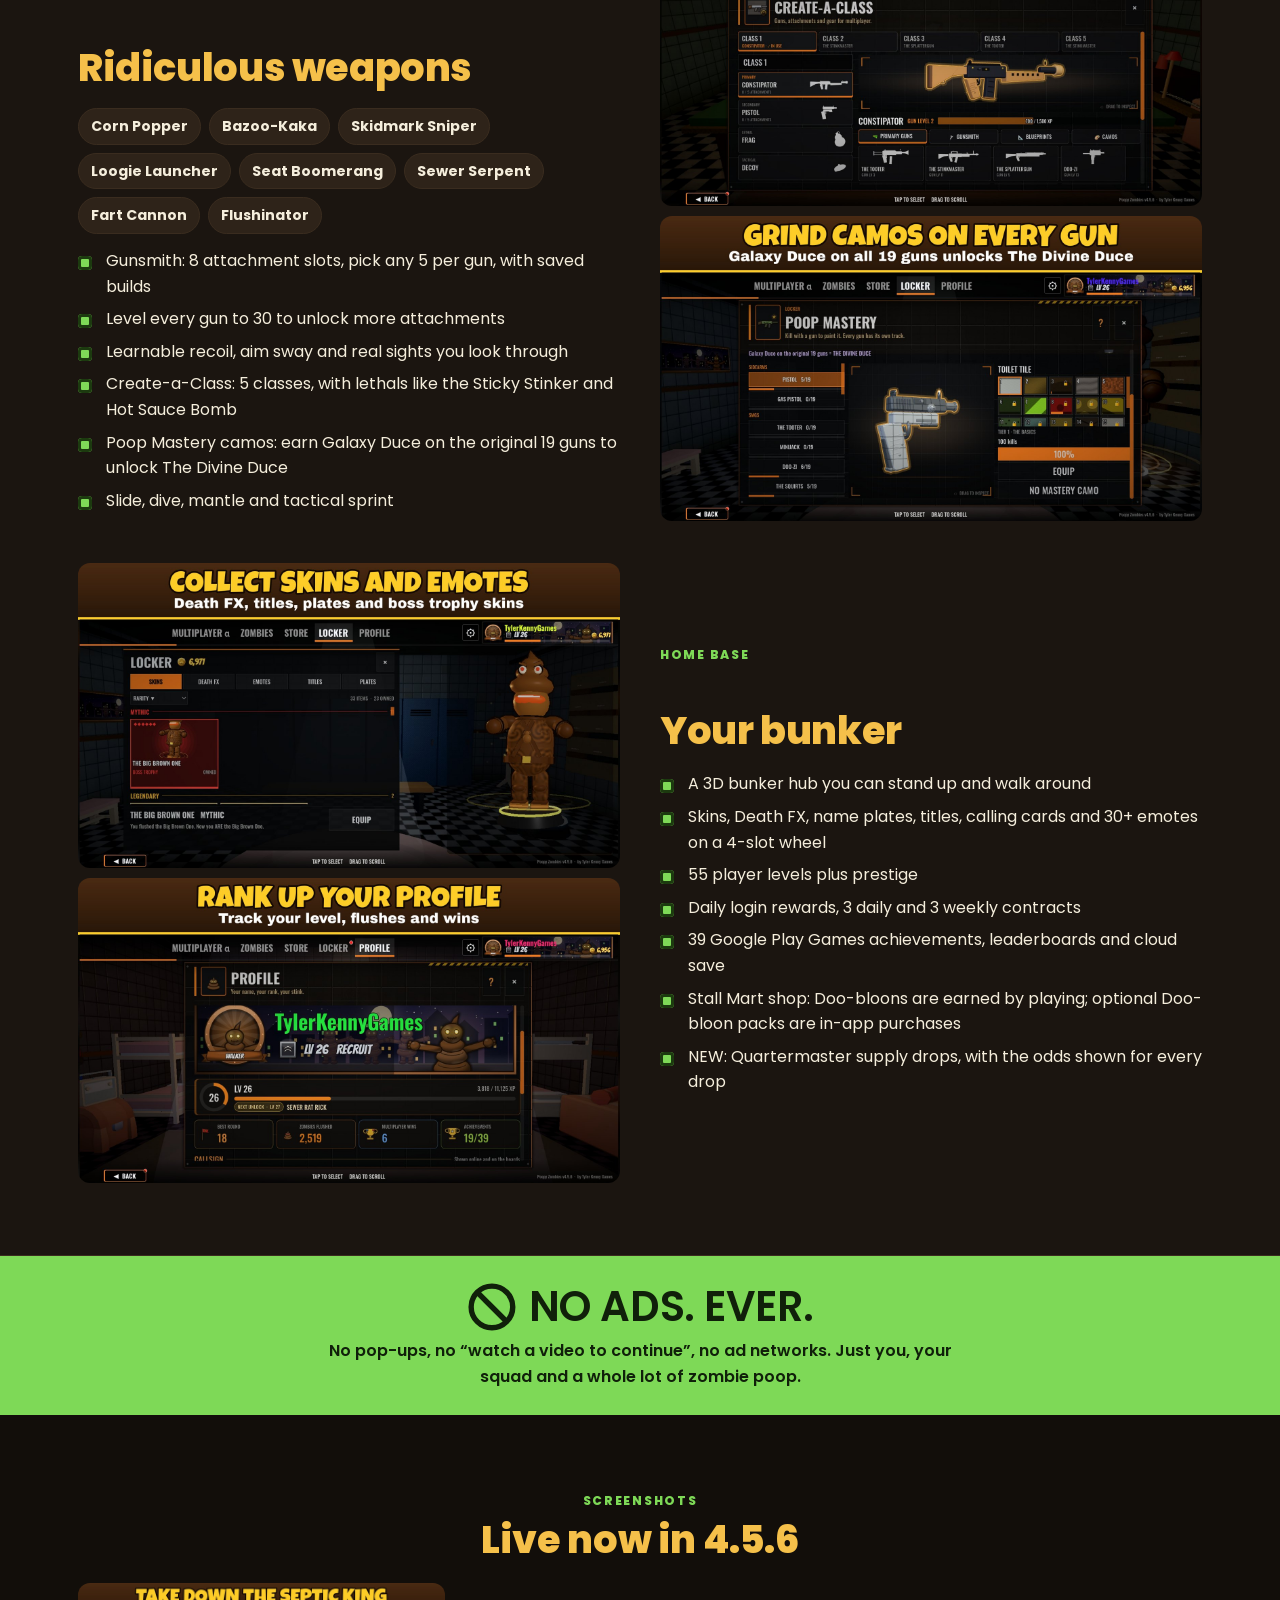
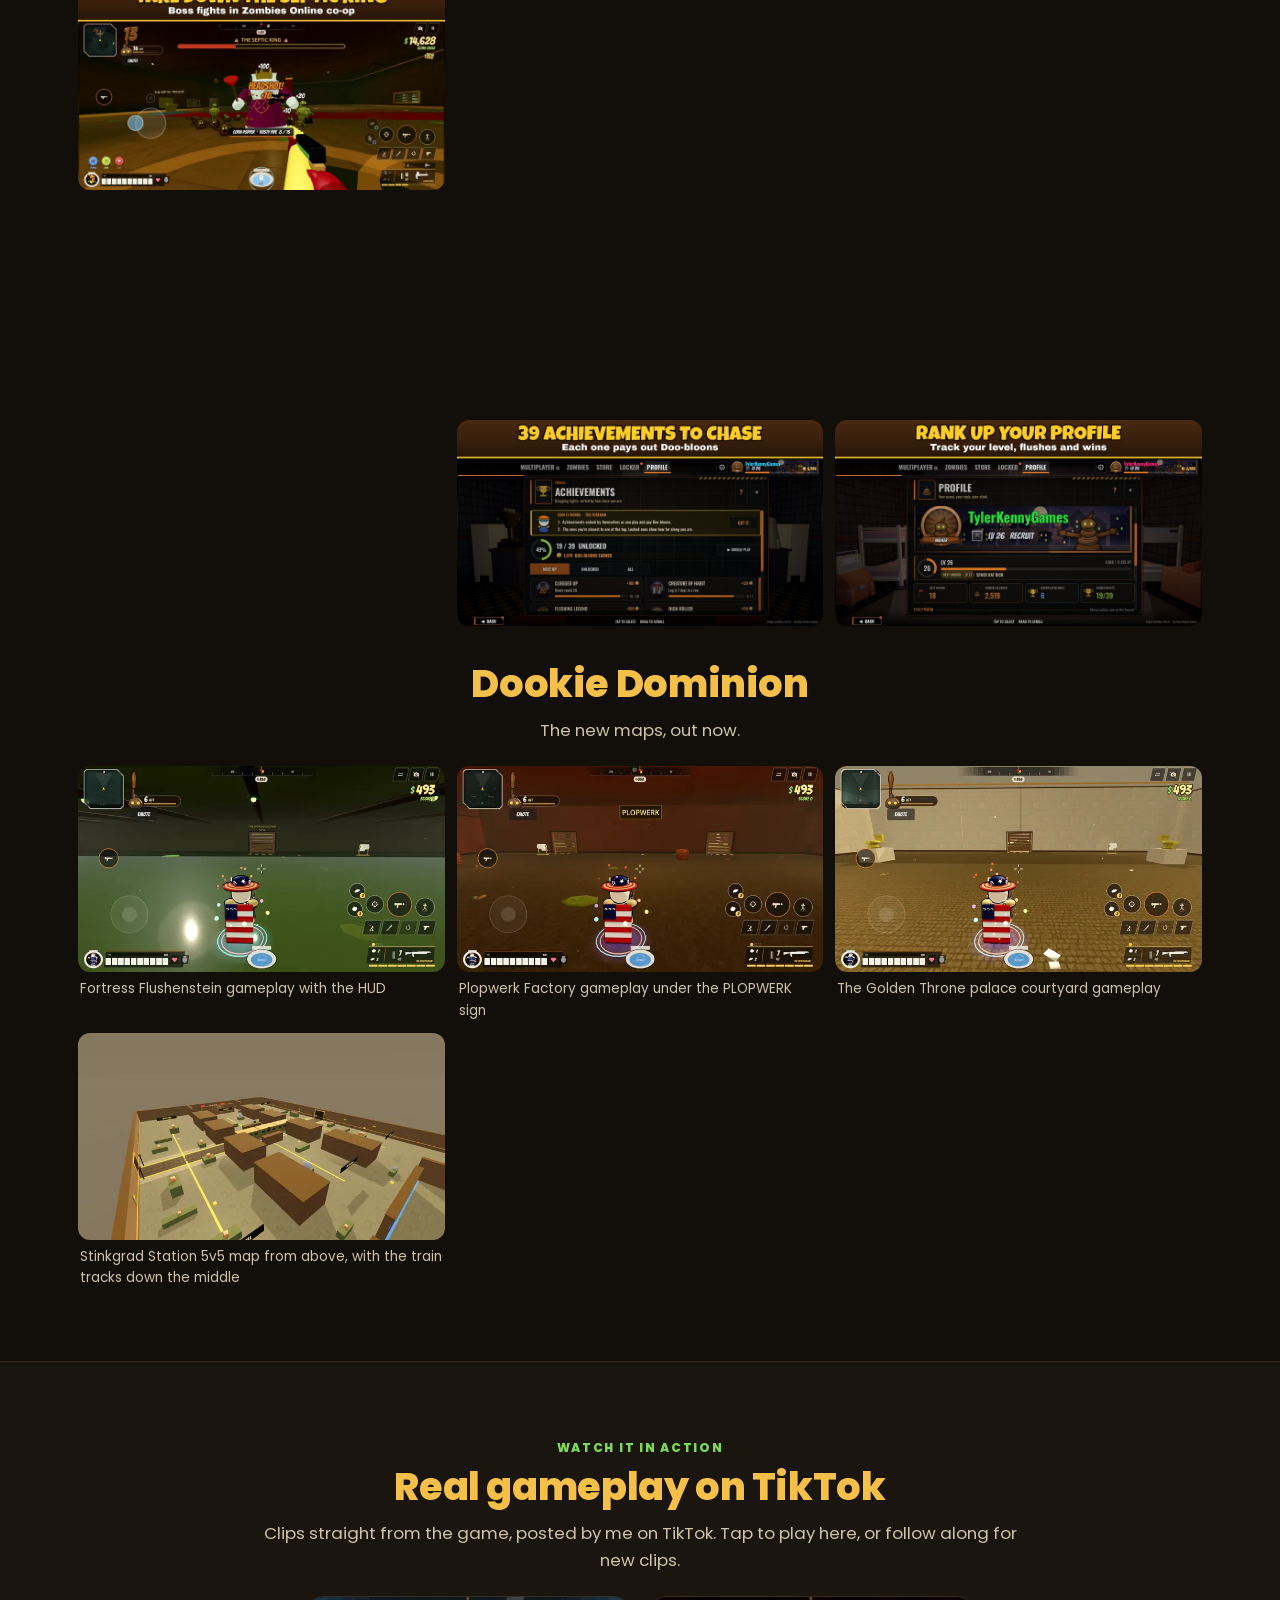
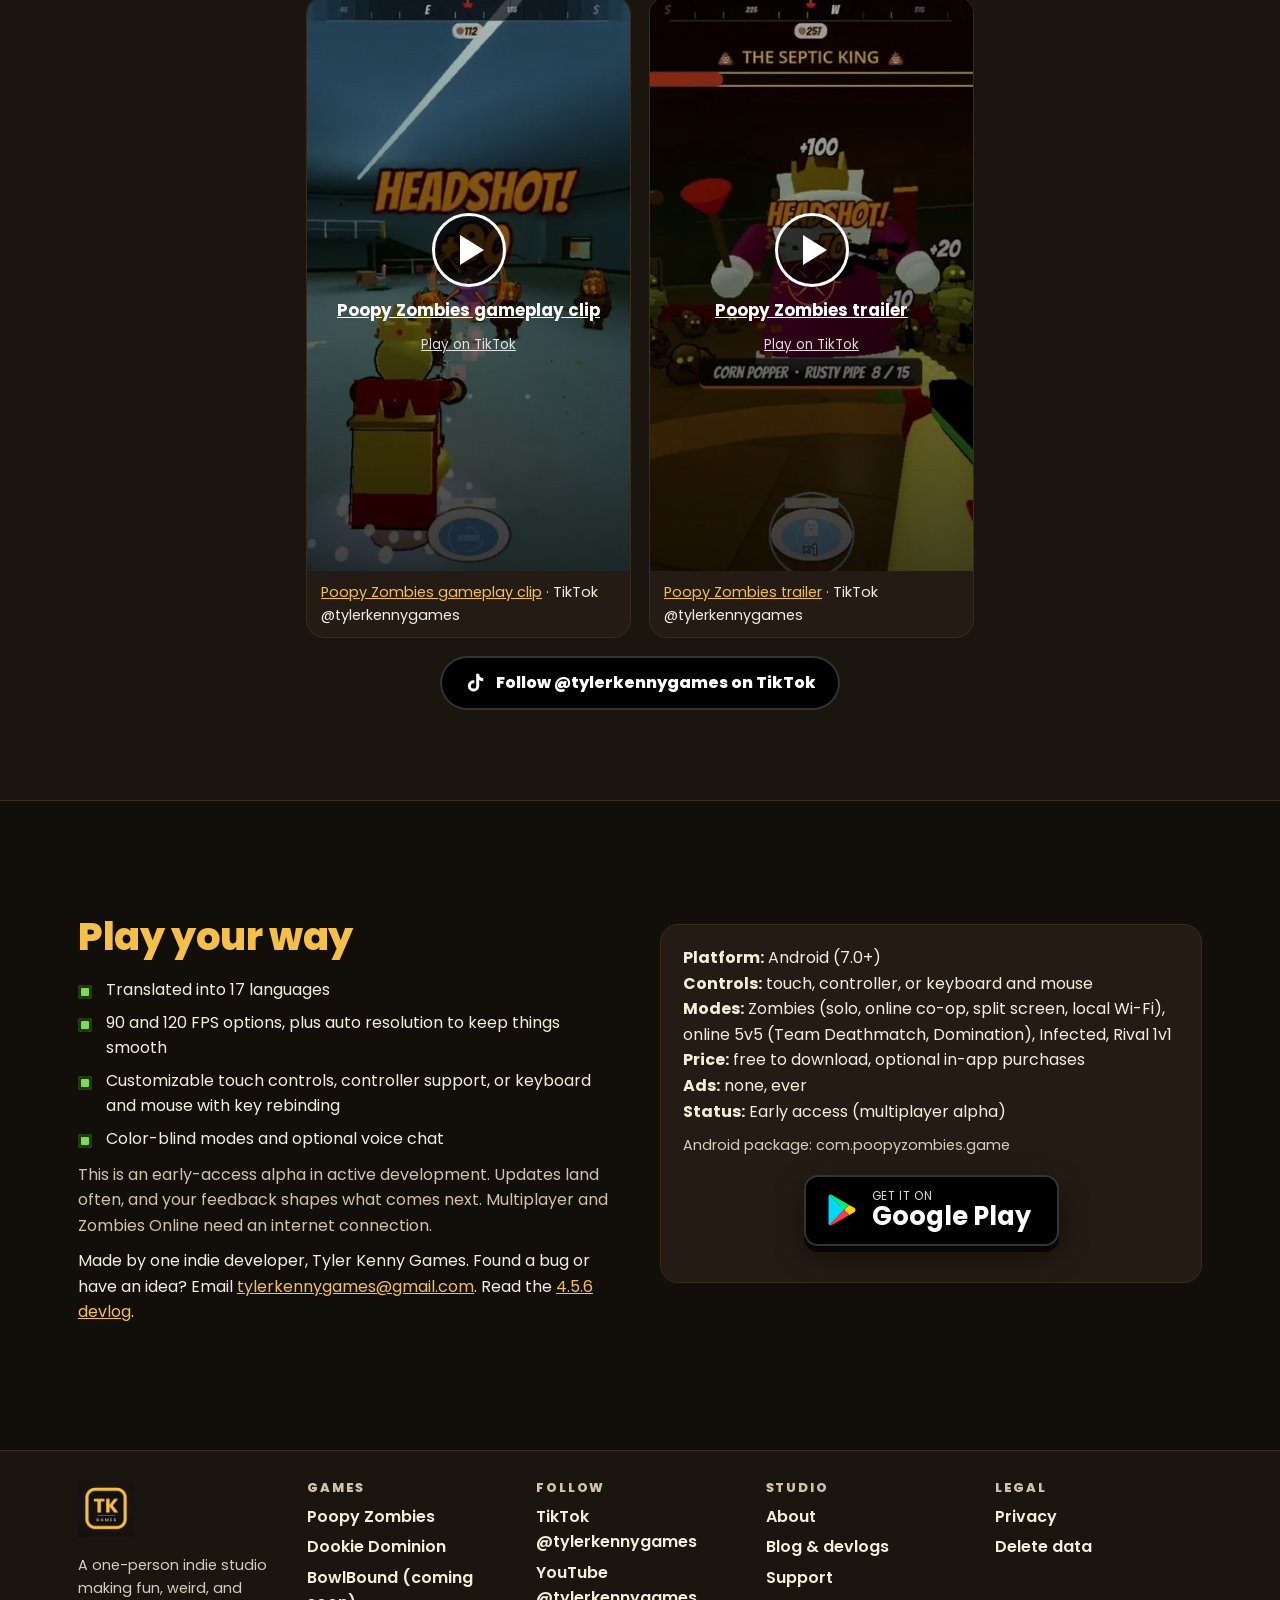
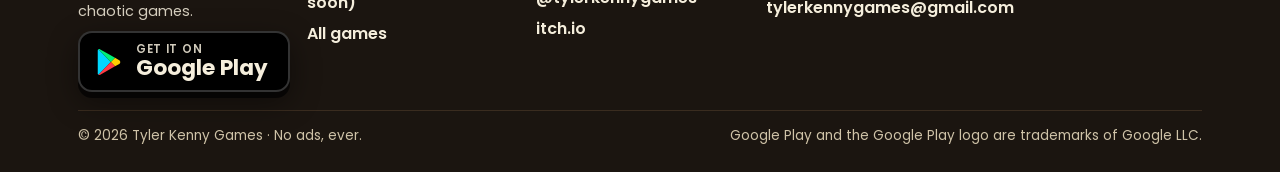
<file: poopy-zombies.html>
<!DOCTYPE html>
<html lang="en">
<head>
<meta charset="utf-8">
<meta name="viewport" content="width=device-width, initial-scale=1">
<title>Poopy Zombies: Multiplayer FPS | Tyler Kenny Games</title>
<meta name="description" content="Poopy Zombies: Multiplayer FPS, a toilet-humor zombie shooter by Tyler Kenny Games. Zombie co-op, online 5v5 and 28 ridiculous weapons on Android. No ads. Dookie Dominion event starts Nov 8.">
<meta name="theme-color" content="#120E0A">
<link rel="canonical" href="https://tylerkennydev.github.io/poopy-zombies.html">
<meta property="og:type" content="website">
<meta property="og:title" content="Poopy Zombies: Multiplayer FPS | Tyler Kenny Games">
<meta property="og:description" content="Poopy Zombies: Multiplayer FPS, a toilet-humor zombie shooter by Tyler Kenny Games. Zombie co-op, online 5v5 and 28 ridiculous weapons on Android. No ads. Dookie Dominion event starts Nov 8.">
<meta property="og:url" content="https://tylerkennydev.github.io/poopy-zombies.html">
<meta property="og:image" content="https://tylerkennydev.github.io/img/og-dookie-dominion.jpg">
<meta name="twitter:card" content="summary_large_image">
<link rel="icon" href="img/logo.png">
<link rel="preconnect" href="https://fonts.googleapis.com"><link rel="preconnect" href="https://fonts.gstatic.com" crossorigin>
<link href="https://fonts.googleapis.com/css2?family=Poppins:wght@400;600;700;800;900&amp;display=swap" rel="stylesheet">
<link rel="stylesheet" href="style.css?v=20261028">
</head>
<body>
<a class="skip" href="#main">Skip to content</a>
<header class="site-header"><div class="wrap hdr">
<a class="brand" href="index.html"><img src="img/logo.png" alt="Tyler Kenny Games logo" width="44" height="44"><span>Tyler Kenny Games</span></a>
<input type="checkbox" id="nav-toggle" class="nav-toggle"><label for="nav-toggle" class="burger"><span></span><span></span><span></span><i class="sr-only">Menu</i></label>
<nav aria-label="Main"><ul><li><a href="index.html">Home</a></li><li><a href="poopy-zombies.html" aria-current="page">Poopy Zombies</a></li><li><a href="poopy-zombies.html#dominion">Dookie Dominion</a></li><li><a href="games.html">Games</a></li><li><a href="bowlbound.html">BowlBound</a></li><li><a href="blog.html">Blog</a></li><li><a href="about.html">About</a></li><li><a href="support.html">Support</a></li></ul></nav>
<a class="gp hdr-cta" href="https://play.google.com/store/apps/details?id=com.poopyzombies.game" target="_blank" rel="noopener" aria-label="Get Poopy Zombies on Google Play"><svg viewBox="0 0 24 24" aria-hidden="true" focusable="false"><path fill="#00D7FE" d="M3.6 1.8 13.4 12l-9.8 10.2c-.4-.2-.6-.7-.6-1.2V3c0-.5.2-1 .6-1.2z"/><path fill="#FFCE00" d="m16.8 8.6 3.4 1.9c1.1.6 1.1 2.4 0 3l-3.4 1.9L13.4 12z"/><path fill="#FF3A44" d="M13.4 12 3.6 22.2c.4.2.9.2 1.4-.1l11.8-6.7z"/><path fill="#00F076" d="M3.6 1.8c.4-.2.9-.2 1.4.1l11.8 6.7L13.4 12z"/></svg><span><small>Get it on</small><b>Google Play</b></span></a>
</div></header>
<main id="main">
<section class="wrap hero-split" aria-labelledby="pz-h">
<div>
<p class="kicker">Free on Android · Early access</p>
<h1 id="pz-h">Poopy Zombies: Multiplayer FPS</h1>
<p class="lead" style="margin-left:0">The stinkiest zombie shooter on your phone. Survive the horde in zombie co-op, fight online 5v5, and level up 28 ridiculous weapons.</p>
<div class="hero-ctas"><a class="gp lg" href="https://play.google.com/store/apps/details?id=com.poopyzombies.game" target="_blank" rel="noopener" aria-label="Get Poopy Zombies on Google Play"><svg viewBox="0 0 24 24" aria-hidden="true" focusable="false"><path fill="#00D7FE" d="M3.6 1.8 13.4 12l-9.8 10.2c-.4-.2-.6-.7-.6-1.2V3c0-.5.2-1 .6-1.2z"/><path fill="#FFCE00" d="m16.8 8.6 3.4 1.9c1.1.6 1.1 2.4 0 3l-3.4 1.9L13.4 12z"/><path fill="#FF3A44" d="M13.4 12 3.6 22.2c.4.2.9.2 1.4-.1l11.8-6.7z"/><path fill="#00F076" d="M3.6 1.8c.4-.2.9-.2 1.4.1l11.8 6.7L13.4 12z"/></svg><span><small>Get it on</small><b>Google Play</b></span></a><a class="btn outline" href="#dominion">Dookie Dominion</a></div>
<ul class="pills"><li class="pill noads">No ads, ever</li><li class="pill">Rated Everyone 10+</li><li class="pill">Android 7.0+</li><li class="pill ev">Event Nov 8 – Dec 7</li></ul>
</div>
<div class="art"><img src="img/pz-feature.webp" alt="Poopy Zombies feature graphic: a blue astronaut-helmet hero swings a plunger at a brown poop zombie. Survive the stench, flush the horde." width="1024" height="500" fetchpriority="high"></div>
</section>
<section class="rv-sec" aria-labelledby="rv-h"><div class="wrap">
<h2 id="rv-h">What players say on Google Play</h2>
<div class="reviews" role="group" aria-label="Google Play reviews"><a class="rv-score" href="https://play.google.com/store/apps/details?id=com.poopyzombies.game" target="_blank" rel="noopener"><span class="stars" role="img" aria-label="5 out of 5 stars">★★★★★</span><span><strong>5.0</strong> on Google Play</span></a><blockquote class="rv"><p><span class="stars" role="img" aria-label="5 stars">★★★★★</span> “GOATED. best game I&#x27;ve played since god of war”</p><cite>Patrick P. · <a href="https://play.google.com/store/apps/details?id=com.poopyzombies.game" target="_blank" rel="noopener">Google Play review</a></cite></blockquote><blockquote class="rv"><p><span class="stars" role="img" aria-label="5 stars">★★★★★</span> “very interesting fun game kid safe. highly recommended”</p><cite>Mickel P. · <a href="https://play.google.com/store/apps/details?id=com.poopyzombies.game" target="_blank" rel="noopener">Google Play review</a></cite></blockquote><blockquote class="rv"><p><span class="stars" role="img" aria-label="5 stars">★★★★★</span> “The game is in Turkish and it’s great, I loved it, play it and recommend it, it’s amazing!”</p><cite>Salih Ö. · <a href="https://play.google.com/store/apps/details?id=com.poopyzombies.game" target="_blank" rel="noopener">Google Play review</a>, translated from Turkish</cite></blockquote></div>
<p class="rv-all"><a href="https://play.google.com/store/apps/details?id=com.poopyzombies.game" target="_blank" rel="noopener">Read all reviews on Google Play →</a></p>
</div></section>

<section class="wrap" aria-label="Quick facts"><ul class="facts">
<li><b>Version 4.6.0</b>Dookie Dominion is out now</li><li><b>Event Nov 8 – Dec 7</b>Earn Golden Seats</li><li><b>Free to play</b>Optional in-app purchases</li><li><b>Everyone 10+</b>Fantasy Violence, Mild Blood, Crude Humor</li><li><b>17 languages</b>Made by one indie dev</li></ul></section>

<section class="sec dd" id="dominion" aria-labelledby="dd-h"><div class="wrap">
<div class="center">
<span class="eyebrow">Out now · v4.6.0</span>
<h2 id="dd-h" class="sr-only">The Dookie Dominion</h2>
<img class="dd-logo" src="img/dd-logo.webp" alt="Poopy Zombies: Dookie Dominion logo, free event, 4 new maps" width="900" height="360" loading="lazy">
<p class="lead">The Dookie Dominion has risen from the pipes. Field Marshal Ignatz Von Plopp fell into a tank of Brown Serum and climbed out with one dream: flush the surface world under.</p>
<p class="sr-only">The Dookie Dominion event starts Sunday, November 8, 2026 at 12:00 AM your local time and runs until December 7.</p>
<div id="cd" role="timer" aria-label="Countdown to the Dookie Dominion event, November 8, 2026"><ul class="countdown"><li><b>--</b><span>Days</span></li><li><b>--</b><span>Hours</span></li><li><b>--</b><span>Mins</span></li><li><b>--</b><span>Secs</span></li></ul></div>
<p class="cd-live" id="cd-live" hidden></p>
<p class="cd-note" id="cd-note">Event starts <strong>Nov 8, 2026 at 12:00 AM</strong> your local time · runs to Dec 7</p>

</div>
<div class="split" style="margin-top:30px">
<div><img class="shot" src="img/dd-announce-800.webp" srcset="img/dd-announce-800.webp 800w, img/dd-announce-1600.webp 1600w" sizes="(min-width:860px) 50vw, 100vw" alt="Dookie Dominion announcement art: Von Plopp on his podium with sewage troopers, a tank and a Resistance plumber. Free event, Nov 8 to Dec 7" width="1600" height="900" loading="lazy" decoding="async"></div>
<div><h3>A 3-chapter Zombies story</h3><p>Play the Dookie Dominion campaign and its maps are <strong>yours to keep free if you play before Dec 7</strong>. Existing players keep the Heaven &amp; Throne Pack free.</p>
<ul class="ticks"><li>The Dominion army: Grunt Troopers, Officer Stinkers and the Gas Brigade</li><li>The Dominion Files: story tapes on every Dominion map, replayable in your bunker</li><li>Golden Seats to earn in any mode during the event</li></ul>
<div class="btns left"><a class="gp" href="https://play.google.com/store/apps/details?id=com.poopyzombies.game" target="_blank" rel="noopener" aria-label="Get Poopy Zombies on Google Play"><svg viewBox="0 0 24 24" aria-hidden="true" focusable="false"><path fill="#00D7FE" d="M3.6 1.8 13.4 12l-9.8 10.2c-.4-.2-.6-.7-.6-1.2V3c0-.5.2-1 .6-1.2z"/><path fill="#FFCE00" d="m16.8 8.6 3.4 1.9c1.1.6 1.1 2.4 0 3l-3.4 1.9L13.4 12z"/><path fill="#FF3A44" d="M13.4 12 3.6 22.2c.4.2.9.2 1.4-.1l11.8-6.7z"/><path fill="#00F076" d="M3.6 1.8c.4-.2.9-.2 1.4.1l11.8 6.7L13.4 12z"/></svg><span><small>Get it on</small><b>Google Play</b></span></a></div></div>
</div>
<div class="cards3" style="margin-top:34px">
<article class="tile chap"><span class="num">CHAPTER 1</span><img src="img/dd-ch1-fortress-640.webp" srcset="img/dd-ch1-fortress-640.webp 640w, img/dd-ch1-fortress-1280.webp 1280w" sizes="(min-width:760px) 33vw, 100vw" alt="Gameplay in Fortress Flushenstein: a player in a green-lit bunker room with the HUD" width="1280" height="720" loading="lazy" decoding="async"><div class="tb"><h3>Fortress Flushenstein</h3><p>The Dominion's front-line bunker.</p><ul><li>Gas tests fill rooms with green fog</li><li>Alarm sirens bring trooper squads</li><li>3 golden seat keys open the Vault</li><li>Boss: the Panzer Plopper</li></ul></div></article>
<article class="tile chap"><span class="num">CHAPTER 2</span><img src="img/dd-ch2-plopwerk-640.webp" srcset="img/dd-ch2-plopwerk-640.webp 640w, img/dd-ch2-plopwerk-1280.webp 1280w" sizes="(min-width:760px) 33vw, 100vw" alt="Gameplay in Plopwerk Factory: a player under the PLOPWERK sign in a rust-red hall" width="1280" height="720" loading="lazy" decoding="async"><div class="tb"><h3>Plopwerk Factory</h3><p>The factory that turns sewage into soldiers.</p><ul><li>Conveyor belts and troopers climbing out of the vats</li><li>Sludge valves that flood a lane</li><li>Find Dr. Klara Wipe's tapes and parts</li><li>Build the Flushinator Mk II</li></ul></div></article>
<article class="tile chap"><span class="num">CHAPTER 3</span><img src="img/dd-ch3-golden-throne-640.webp" srcset="img/dd-ch3-golden-throne-640.webp 640w, img/dd-ch3-golden-throne-1280.webp 1280w" sizes="(min-width:760px) 33vw, 100vw" alt="Gameplay in The Golden Throne: a sandy palace courtyard with the HUD" width="1280" height="720" loading="lazy" decoding="async"><div class="tb"><h3>The Golden Throne</h3><p>Von Plopp's palace, from the Rose Garden to the Hall of Mirrors.</p><ul><li>Find the 3 Royal Seals</li><li>Summon the Field Marshal</li><li>A 3-phase boss fight</li><li>When the throne overflows, get to the balconies!</li></ul></div></article>
</div>
<h3 class="center" style="margin-top:40px">Two new bosses</h3>
<div class="boss">
<article class="tile"><div class="tb"><span class="tag" style="background:var(--red);color:#fff">Boss · Chapter 1</span><h3>The Panzer Plopper</h3><p>The boss of Fortress Flushenstein. Find the 3 golden seat keys, open the Vault, then take it down.</p></div></article>
<article class="tile"><div class="tb"><span class="tag" style="background:var(--red);color:#fff">Final boss · Chapter 3</span><h3>Field Marshal Ignatz Von Plopp</h3><p>Three phases: a speech, a mech suit, then the throne <strong>overflows</strong>.</p></div></article>
</div>
<div class="posters" style="margin-top:22px"><img src="img/dd-poster-never-wipes.webp" alt="Dominion propaganda poster: The Dominion never wipes, with Von Plopp holding a golden plunger" width="512" height="768" loading="lazy"><img src="img/dd-poster-obey.webp" alt="Dominion propaganda poster: Kneel before the throne, with Von Plopp holding a golden plunger" width="512" height="768" loading="lazy"></div>

<div class="split rev" style="margin-top:46px" id="stinkgrad">
<div><img class="shot" src="img/dd-stinkgrad-overview-640.webp" srcset="img/dd-stinkgrad-overview-640.webp 640w, img/dd-stinkgrad-overview-1280.webp 1280w" sizes="(min-width:860px) 50vw, 100vw" alt="Stinkgrad Station from above: two halves of a metro station split by train tracks" width="1280" height="720" loading="lazy" decoding="async"></div>
<div><span class="tag">New 5v5 map</span><h3>Stinkgrad Station</h3><p>The Resistance against the Dominion, in the last metro station. When the signals flash and the horn blows, a train flushes anyone still on the tracks.</p>
<h3>New killstreaks</h3>
<ul class="streaks"><li>Stink Radar</li><li>Two-Ply Armor</li><li>Septic Shockwave</li><li>CODE BROWN</li><li>UNFLUSHABLE</li></ul>
<p class="muted">Plus new medals, hitmarkers and precise hitboxes, so headshots pay big.</p></div>
</div>
<div class="card" style="margin-top:36px"><h3>Dookie Dominion event · Nov 8 – Dec 7</h3><p>Earn <strong>Golden Seats</strong> in any mode for the Dominion Trooper and Resistance Plumber skins, the Plunger Salute emote, titles and more. The event opens at 12:00 AM on Nov 8 and closes at 11:59 PM on Dec 7, your phone's local time.</p><div class="btns left"><a class="gp" href="https://play.google.com/store/apps/details?id=com.poopyzombies.game" target="_blank" rel="noopener" aria-label="Get Poopy Zombies on Google Play"><svg viewBox="0 0 24 24" aria-hidden="true" focusable="false"><path fill="#00D7FE" d="M3.6 1.8 13.4 12l-9.8 10.2c-.4-.2-.6-.7-.6-1.2V3c0-.5.2-1 .6-1.2z"/><path fill="#FFCE00" d="m16.8 8.6 3.4 1.9c1.1.6 1.1 2.4 0 3l-3.4 1.9L13.4 12z"/><path fill="#FF3A44" d="M13.4 12 3.6 22.2c.4.2.9.2 1.4-.1l11.8-6.7z"/><path fill="#00F076" d="M3.6 1.8c.4-.2.9-.2 1.4.1l11.8 6.7L13.4 12z"/></svg><span><small>Get it on</small><b>Google Play</b></span></a></div></div>
</div></section>

<section class="sec" id="modes" aria-labelledby="modes-h"><div class="wrap">
<div class="sec-h"><span class="eyebrow">Modes</span><h2 id="modes-h">Zombies, 5v5 and co-op</h2><p>Play in first person, third person or top-down.</p></div>
<div class="cards3">
<article class="tile zm"><img src="img/pz-v456-1.jpg" alt="Zombies: fighting The Septic King boss" width="1600" height="900" loading="lazy" decoding="async"><div class="tb"><h3>Zombies</h3><ul><li>Round-based survival: earn points, open doors, flip on the power, run traps</li><li>Buy perks and upgrade guns at the Pack-a-Turd</li><li>Maps from Town and Sewer Subway to the Porta Potty Fest and a giant gut, plus the Heaven &amp; Throne Pack</li><li>Floods, sandstorms, acid tides, easter eggs and wonder weapons</li><li>Endless mode in The Throne Room</li></ul></div></article>
<article class="tile mp"><img src="img/dd-stinkgrad-overview-640.webp" srcset="img/dd-stinkgrad-overview-640.webp 640w, img/dd-stinkgrad-overview-1280.webp 1280w" sizes="(min-width:760px) 33vw, 100vw" alt="Overview of Stinkgrad Station, the new 5v5 map" width="1280" height="720" loading="lazy" decoding="async"><div class="tb"><h3>5v5 Multiplayer <span class="tag dim">alpha</span></h3><ul><li>Flush Wars: The Plungers vs The Brushes</li><li>Team Deathmatch and Domination (hold 3 thrones)</li><li>Infected and Rival 1v1</li><li>Quick Play with a lobby map vote, playlists and join by code</li><li>Bots fill empty seats so matches start fast</li><li>Change class mid-match</li></ul></div></article>
<article class="tile co"><img src="img/pz-v456-2.jpg" alt="Co-op: a squad lands a headshot on the horde" width="1600" height="900" loading="lazy" decoding="async"><div class="tb"><h3>Co-op</h3><ul><li>Zombies Online: co-op with up to 4 players (alpha)</li><li>Split screen on one device, player 2 on a controller</li><li>Local Wi-Fi co-op</li><li>Solo with up to 3 AI squadmates</li><li>Solo, split screen and local Wi-Fi zombies work offline</li></ul></div></article>
</div>
</div></section>

<section class="sec alt" id="arsenal" aria-labelledby="wpn-h"><div class="wrap">
<div class="split">
<div><span class="eyebrow">Arsenal</span><p class="big-num" aria-hidden="true">28</p><h2 id="wpn-h">Ridiculous weapons</h2>
<ul class="chips" aria-label="Some of the weapons"><li>Corn Popper</li><li>Bazoo-Kaka</li><li>Skidmark Sniper</li><li>Loogie Launcher</li><li>Seat Boomerang</li><li>Sewer Serpent</li><li>Fart Cannon</li><li>Flushinator</li></ul>
<ul class="ticks"><li>Gunsmith: 8 attachment slots, pick any 5 per gun, with saved builds</li><li>Level every gun to 30 to unlock more attachments</li><li>Learnable recoil, aim sway and real sights you look through</li><li>Create-a-Class: 5 classes, with lethals like the Sticky Stinker and Hot Sauce Bomb</li><li>Poop Mastery camos: earn Galaxy Duce on the original 19 guns to unlock The Divine Duce</li><li>Slide, dive, mantle and tactical sprint</li></ul></div>
<div class="shots2"><img src="img/pz-v456-4.jpg" alt="Create-a-Class and Gunsmith screen" width="1600" height="900" loading="lazy" decoding="async"><img src="img/pz-v456-3.jpg" alt="Poop Mastery camo grid" width="1600" height="900" loading="lazy" decoding="async"></div>
</div>
<div class="split rev" style="margin-top:40px" id="bunker">
<div><span class="eyebrow">Home base</span><h2>Your bunker</h2>
<ul class="ticks"><li>A 3D bunker hub you can stand up and walk around</li><li>Skins, Death FX, name plates, titles, calling cards and 30+ emotes on a 4-slot wheel</li><li>55 player levels plus prestige</li><li>Daily login rewards, 3 daily and 3 weekly contracts</li><li>39 Google Play Games achievements, leaderboards and cloud save</li><li>Stall Mart shop: Doo-bloons are earned by playing; optional Doo-bloon packs are in-app purchases</li><li>NEW: Quartermaster supply drops, with the odds shown for every drop</li></ul></div>
<div class="shots2"><img src="img/pz-v456-6.jpg" alt="Locker screen with a boss trophy skin" width="1600" height="900" loading="lazy" decoding="async"><img src="img/pz-v456-9.jpg" alt="Player profile screen" width="1600" height="900" loading="lazy" decoding="async"></div>
</div>
</div></section>
<section class="noads-band" aria-label="No ads"><div class="wrap">
<p class="noads-seal"><svg viewBox="0 0 24 24" aria-hidden="true" focusable="false"><circle cx="12" cy="12" r="10" fill="none" stroke="currentColor" stroke-width="2.6"/><path d="M5 5l14 14" stroke="currentColor" stroke-width="2.6"/></svg>No ads. Ever.</p>
<p>No pop-ups, no “watch a video to continue”, no ad networks. Just you, your squad and a whole lot of zombie poop.</p>
</div></section>

<section class="sec" id="screens" aria-labelledby="sc-h"><div class="wrap">
<div class="sec-h"><span class="eyebrow">Screenshots</span><h2 id="sc-h">Live now in 4.5.6</h2></div>
<div class="gallery"><figure><img class="pic" src="img/pz-v456-1.jpg" alt="Poopy Zombies screenshot: Take Down The Septic King: boss fights in Zombies Online co-op" width="1600" height="900" loading="lazy" decoding="async"></figure><figure><img class="pic" src="img/pz-v456-2.jpg" alt="Poopy Zombies screenshot: Headshot The Horde: team up in Zombies Online co-op" width="1600" height="900" loading="lazy" decoding="async"></figure><figure><img class="pic" src="img/pz-v456-3.jpg" alt="Poopy Zombies screenshot: Grind Camos On Every Gun: Galaxy Duce on all 19 guns unlocks The Divine Duce" width="1600" height="900" loading="lazy" decoding="async"></figure><figure><img class="pic" src="img/pz-v456-4.jpg" alt="Poopy Zombies screenshot: Level Up Every Gun: build 5 classes with Gunsmith and camos" width="1600" height="900" loading="lazy" decoding="async"></figure><figure><img class="pic" src="img/pz-v456-5.jpg" alt="Poopy Zombies screenshot: Daily + Weekly Contracts: Zombies and multiplayer jobs that pay Doo-bloons" width="1600" height="900" loading="lazy" decoding="async"></figure><figure><img class="pic" src="img/pz-v456-6.jpg" alt="Poopy Zombies screenshot: Collect Skins And Emotes: Death FX, titles, plates and boss trophy skins" width="1600" height="900" loading="lazy" decoding="async"></figure><figure><img class="pic" src="img/pz-v456-7.jpg" alt="Poopy Zombies screenshot: New Bundles In The Stall Mart: fresh featured and daily items on rotation" width="1600" height="900" loading="lazy" decoding="async"></figure><figure><img class="pic" src="img/pz-v456-8.jpg" alt="Poopy Zombies screenshot: 39 Achievements To Chase: each one pays out Doo-bloons" width="1600" height="900" loading="lazy" decoding="async"></figure><figure><img class="pic" src="img/pz-v456-9.jpg" alt="Poopy Zombies screenshot: Rank Up Your Profile: track your level, flushes and wins" width="1600" height="900" loading="lazy" decoding="async"></figure></div>
<div class="sec-h" style="margin-top:36px"><h2>Dookie Dominion</h2><p>The new maps, out now.</p></div>
<div class="gallery"><figure><img class="pic" src="img/dd-ch1-fortress-640.webp" srcset="img/dd-ch1-fortress-640.webp 640w, img/dd-ch1-fortress-1280.webp 1280w" sizes="(min-width:700px) 50vw, 100vw" alt="Dookie Dominion: Fortress Flushenstein gameplay with the HUD" width="1280" height="720" loading="lazy" decoding="async"><figcaption>Fortress Flushenstein gameplay with the HUD</figcaption></figure><figure><img class="pic" src="img/dd-ch2-plopwerk-640.webp" srcset="img/dd-ch2-plopwerk-640.webp 640w, img/dd-ch2-plopwerk-1280.webp 1280w" sizes="(min-width:700px) 50vw, 100vw" alt="Dookie Dominion: Plopwerk Factory gameplay under the PLOPWERK sign" width="1280" height="720" loading="lazy" decoding="async"><figcaption>Plopwerk Factory gameplay under the PLOPWERK sign</figcaption></figure><figure><img class="pic" src="img/dd-ch3-golden-throne-640.webp" srcset="img/dd-ch3-golden-throne-640.webp 640w, img/dd-ch3-golden-throne-1280.webp 1280w" sizes="(min-width:700px) 50vw, 100vw" alt="Dookie Dominion: The Golden Throne palace courtyard gameplay" width="1280" height="720" loading="lazy" decoding="async"><figcaption>The Golden Throne palace courtyard gameplay</figcaption></figure><figure><img class="pic" src="img/dd-stinkgrad-overview-640.webp" srcset="img/dd-stinkgrad-overview-640.webp 640w, img/dd-stinkgrad-overview-1280.webp 1280w" sizes="(min-width:700px) 50vw, 100vw" alt="Dookie Dominion: Stinkgrad Station 5v5 map from above, with the train tracks down the middle" width="1280" height="720" loading="lazy" decoding="async"><figcaption>Stinkgrad Station 5v5 map from above, with the train tracks down the middle</figcaption></figure></div>
</div></section>
<section class="sec alt" id="videos" aria-labelledby="tt-h"><div class="wrap">
<div class="sec-h"><span class="eyebrow">Watch it in action</span><h2 id="tt-h">Real gameplay on TikTok</h2><p>Clips straight from the game, posted by me on TikTok. Tap to play here, or follow along for new clips.</p></div>
<div class="tt-grid"><figure class="tt"><div class="tt-frame"><a class="tt-load" href="https://www.tiktok.com/@tylerkennygames/video/7693975636834110750" target="_blank" rel="noopener" data-id="7693975636834110750" data-title="Poopy Zombies gameplay clip on TikTok" style="--poster:url('img/tt-poster-1.webp')"><span class="play" aria-hidden="true"></span><b>Poopy Zombies gameplay clip</b><small>Play on TikTok</small></a></div><figcaption><a href="https://www.tiktok.com/@tylerkennygames/video/7693975636834110750" target="_blank" rel="noopener">Poopy Zombies gameplay clip</a> · TikTok @tylerkennygames</figcaption></figure><figure class="tt"><div class="tt-frame"><a class="tt-load" href="https://www.tiktok.com/@tylerkennygames/video/7693977860582788383" target="_blank" rel="noopener" data-id="7693977860582788383" data-title="Poopy Zombies trailer on TikTok" style="--poster:url('img/tt-poster-2.webp')"><span class="play" aria-hidden="true"></span><b>Poopy Zombies trailer</b><small>Play on TikTok</small></a></div><figcaption><a href="https://www.tiktok.com/@tylerkennygames/video/7693977860582788383" target="_blank" rel="noopener">Poopy Zombies trailer</a> · TikTok @tylerkennygames</figcaption></figure></div>
<div class="btns"><a class="tt-cta" href="https://www.tiktok.com/@tylerkennygames" target="_blank" rel="noopener"><svg viewBox="0 0 24 24" aria-hidden="true" focusable="false"><path fill="currentColor" d="M16.6 2h-3.3v13.2a2.9 2.9 0 1 1-2-2.8V9a6.2 6.2 0 1 0 5.3 6.2V8.6a7.6 7.6 0 0 0 4.4 1.4V6.7a4.4 4.4 0 0 1-4.4-4.4z"/></svg>Follow @tylerkennygames on TikTok</a></div>
</div></section>

<section class="sec" aria-labelledby="pyw-h"><div class="wrap">
<div class="split">
<div><h2 id="pyw-h">Play your way</h2><ul class="ticks"><li>Translated into 17 languages</li><li>90 and 120 FPS options, plus auto resolution to keep things smooth</li><li>Customizable touch controls, controller support, or keyboard and mouse with key rebinding</li><li>Color-blind modes and optional voice chat</li></ul>
<p class="muted">This is an early-access alpha in active development. Updates land often, and your feedback shapes what comes next. Multiplayer and Zombies Online need an internet connection.</p>
<p>Made by one indie developer, Tyler Kenny Games. Found a bug or have an idea? Email <a href="mailto:tylerkennygames@gmail.com">tylerkennygames@gmail.com</a>. Read the <a href="devlog-v456.html">4.5.6 devlog</a>.</p></div>
<div class="card"><p><strong>Platform:</strong> Android (7.0+)<br><strong>Controls:</strong> touch, controller, or keyboard and mouse<br><strong>Modes:</strong> Zombies (solo, online co-op, split screen, local Wi-Fi), online 5v5 (Team Deathmatch, Domination), Infected, Rival 1v1<br><strong>Price:</strong> free to download, optional in-app purchases<br><strong>Ads:</strong> none, ever<br><strong>Status:</strong> Early access (multiplayer alpha)</p>
<p class="small">Android package: com.poopyzombies.game</p><div class="btns"><a class="gp lg" href="https://play.google.com/store/apps/details?id=com.poopyzombies.game" target="_blank" rel="noopener" aria-label="Get Poopy Zombies on Google Play"><svg viewBox="0 0 24 24" aria-hidden="true" focusable="false"><path fill="#00D7FE" d="M3.6 1.8 13.4 12l-9.8 10.2c-.4-.2-.6-.7-.6-1.2V3c0-.5.2-1 .6-1.2z"/><path fill="#FFCE00" d="m16.8 8.6 3.4 1.9c1.1.6 1.1 2.4 0 3l-3.4 1.9L13.4 12z"/><path fill="#FF3A44" d="M13.4 12 3.6 22.2c.4.2.9.2 1.4-.1l11.8-6.7z"/><path fill="#00F076" d="M3.6 1.8c.4-.2.9-.2 1.4.1l11.8 6.7L13.4 12z"/></svg><span><small>Get it on</small><b>Google Play</b></span></a></div></div>
</div>
</div></section>
</main>
<footer class="site-footer"><div class="wrap">
<div class="fgrid">
<div class="fbrand"><img src="img/logo.png" alt="Tyler Kenny Games logo" width="56" height="56" loading="lazy"><p class="small">A one-person indie studio making fun, weird, and chaotic games.</p><a class="gp" href="https://play.google.com/store/apps/details?id=com.poopyzombies.game" target="_blank" rel="noopener" aria-label="Get Poopy Zombies on Google Play"><svg viewBox="0 0 24 24" aria-hidden="true" focusable="false"><path fill="#00D7FE" d="M3.6 1.8 13.4 12l-9.8 10.2c-.4-.2-.6-.7-.6-1.2V3c0-.5.2-1 .6-1.2z"/><path fill="#FFCE00" d="m16.8 8.6 3.4 1.9c1.1.6 1.1 2.4 0 3l-3.4 1.9L13.4 12z"/><path fill="#FF3A44" d="M13.4 12 3.6 22.2c.4.2.9.2 1.4-.1l11.8-6.7z"/><path fill="#00F076" d="M3.6 1.8c.4-.2.9-.2 1.4.1l11.8 6.7L13.4 12z"/></svg><span><small>Get it on</small><b>Google Play</b></span></a></div>
<div><h2>Games</h2><ul><li><a href="poopy-zombies.html">Poopy Zombies</a></li><li><a href="poopy-zombies.html#dominion">Dookie Dominion</a></li><li><a href="bowlbound.html">BowlBound (coming soon)</a></li><li><a href="games.html">All games</a></li></ul></div>
<div><h2>Follow</h2><ul><li><a href="https://www.tiktok.com/@tylerkennygames" target="_blank" rel="noopener">TikTok @tylerkennygames</a></li><li><a href="https://youtube.com/@tylerkennygames" target="_blank" rel="noopener">YouTube @tylerkennygames</a></li><li><a href="https://tylerkennygames.itch.io/" target="_blank" rel="noopener">itch.io</a></li></ul></div>
<div><h2>Studio</h2><ul><li><a href="about.html">About</a></li><li><a href="blog.html">Blog &amp; devlogs</a></li><li><a href="support.html">Support</a></li><li><a href="mailto:tylerkennygames@gmail.com">tylerkennygames@gmail.com</a></li></ul></div>
<div><h2>Legal</h2><ul><li><a href="privacy.html">Privacy</a></li><li><a href="delete-data.html">Delete data</a></li></ul></div>
</div>
<div class="fbottom"><p>© 2026 Tyler Kenny Games · No ads, ever.</p><p>Google Play and the Google Play logo are trademarks of Google LLC.</p></div>
</div></footer>
<script>
(function(){var el=document.getElementById('cd');if(!el)return;var start=new Date(2026,10,8,0,0,0),end=new Date(2026,11,7,23,59,59),b=el.querySelectorAll('b'),live=document.getElementById('cd-live'),note=document.getElementById('cd-note'),timer;
function p(x){return(x<10?'0':'')+x}
function tick(){var now=new Date(),ms=start-now;if(ms<=0){clearInterval(timer);el.hidden=true;if(note)note.hidden=true;live.textContent=now<=end?'The Dookie Dominion event is LIVE until Dec 7!':'The Dookie Dominion event has ended. Thanks for playing!';live.hidden=false;return}
var s=Math.floor(ms/1000);b[0].textContent=Math.floor(s/86400);b[1].textContent=p(Math.floor(s%86400/3600));b[2].textContent=p(Math.floor(s%3600/60));b[3].textContent=p(s%60)}
tick();timer=setInterval(tick,1000)})();
</script>
<script>
document.querySelectorAll('.tt-load').forEach(function(a){a.addEventListener('click',function(e){e.preventDefault();var f=document.createElement('iframe');f.src='https://www.tiktok.com/player/v1/'+a.dataset.id+'?autoplay=1&description=0&music_info=0&rel=0';f.title=a.dataset.title;f.setAttribute('allow','autoplay; encrypted-media; fullscreen; picture-in-picture');f.setAttribute('allowfullscreen','');a.replaceWith(f);});});
</script>
</body>
</html>
</file>
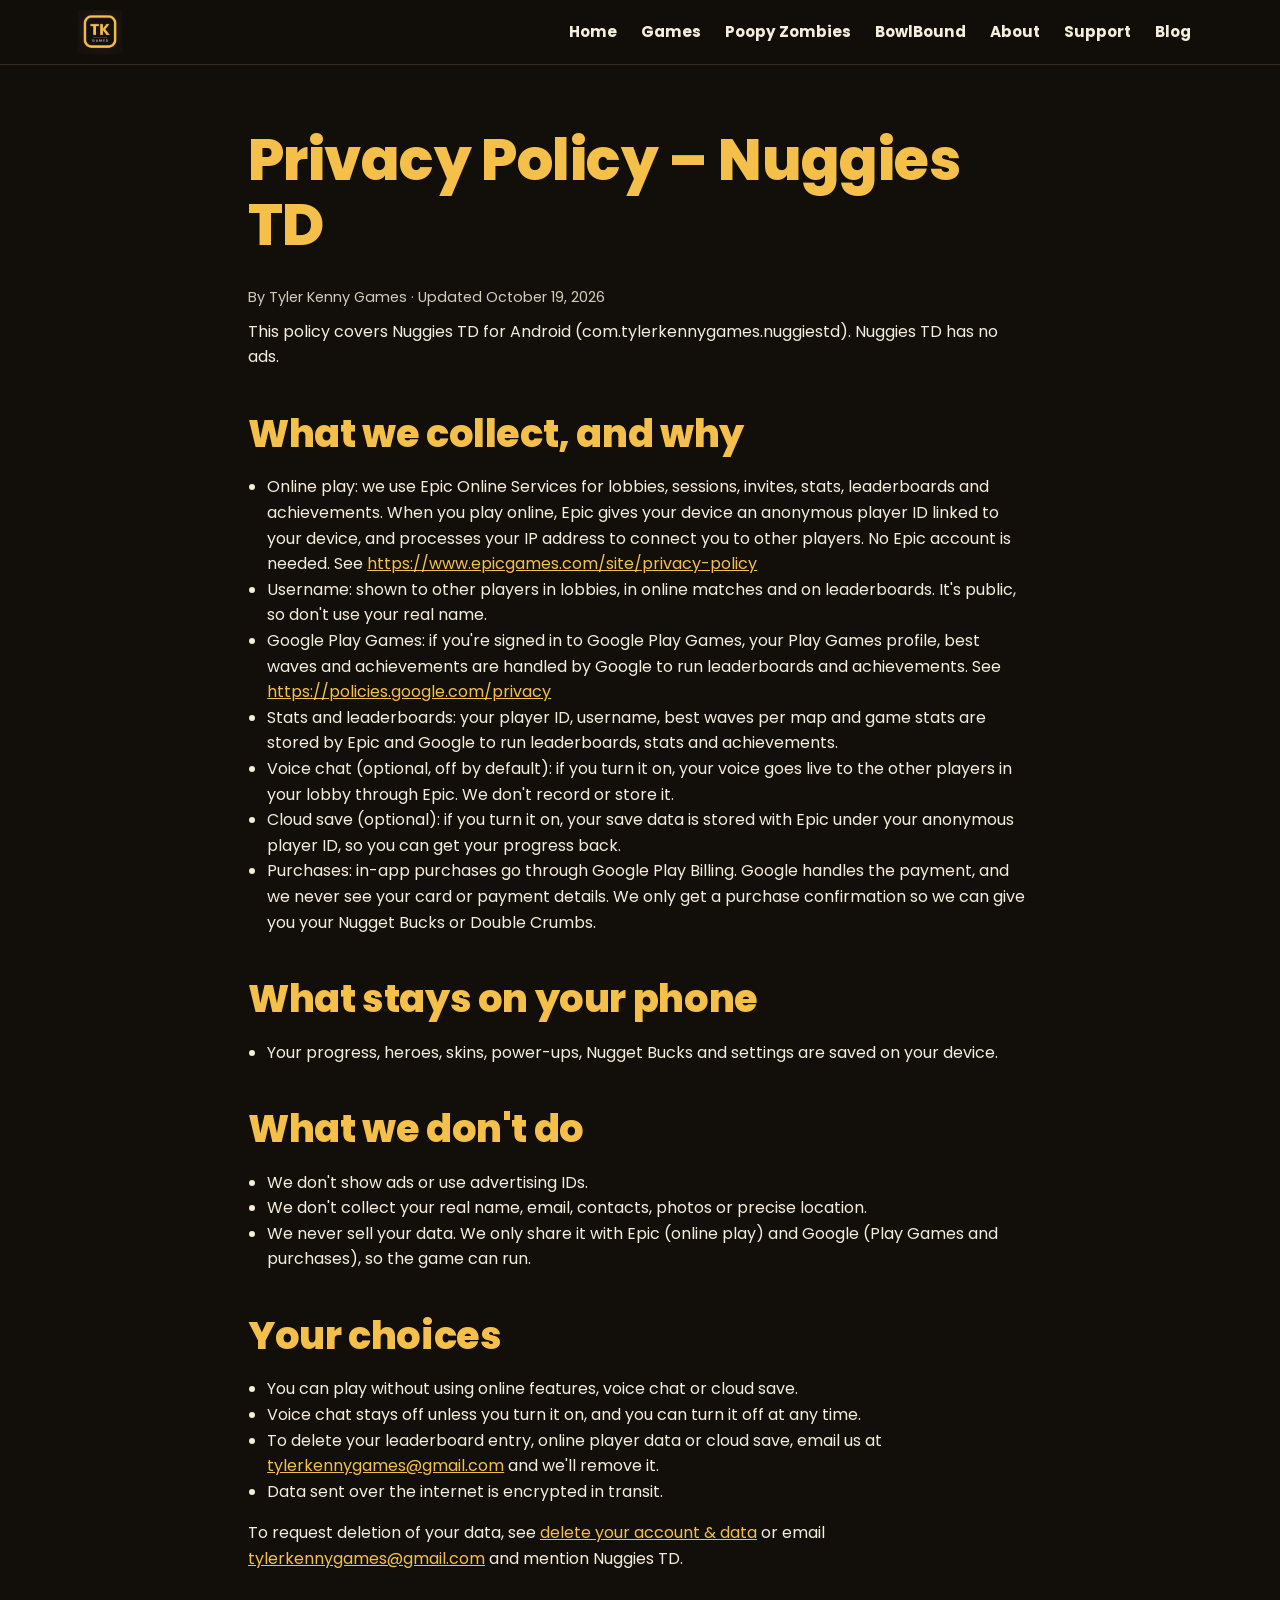
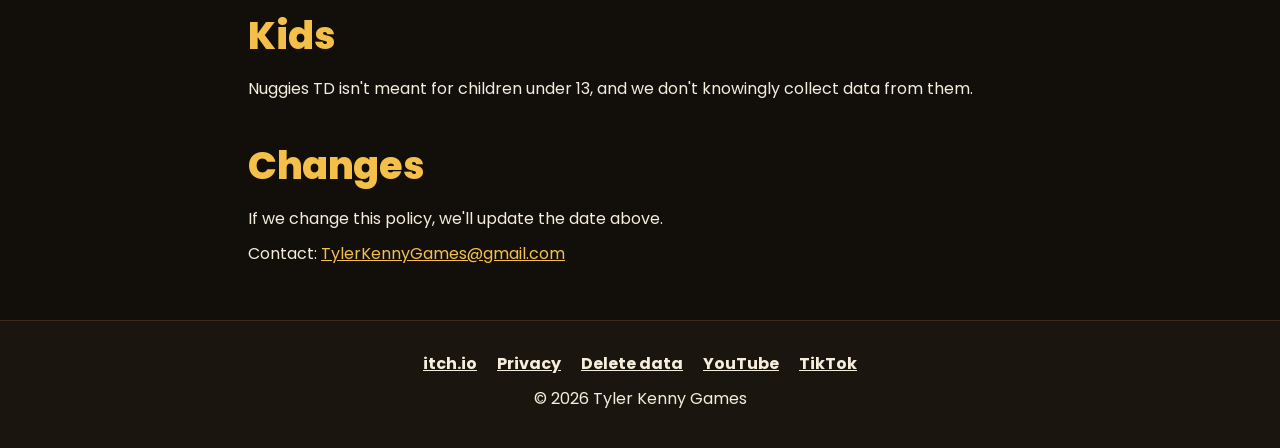
<file: privacy-nuggies-td.html>
<!DOCTYPE html>
<html lang="en"><head><meta charset="utf-8"><meta name="viewport" content="width=device-width, initial-scale=1">
<title>Nuggies TD Privacy Policy | Tyler Kenny Games</title><meta name="description" content="Tyler Kenny Games: a one-person indie studio making fun, weird, and chaotic games.">
<link rel="icon" href="img/logo.png"><link rel="preconnect" href="https://fonts.googleapis.com"><link rel="preconnect" href="https://fonts.gstatic.com" crossorigin>
<link href="https://fonts.googleapis.com/css2?family=Poppins:wght@400;700&display=swap" rel="stylesheet"><link rel="stylesheet" href="style.css?v=20261028"></head>
<body><header class="site-header"><div class="wrap hdr">
<a class="brand" href="index.html"><img src="img/logo.png" alt="Tyler Kenny Games logo" width="56" height="56"></a>
<input type="checkbox" id="nav-toggle" class="nav-toggle"><label for="nav-toggle" class="burger" aria-label="Menu"><span></span><span></span><span></span></label>
<nav><ul><li><a href="index.html">Home</a></li><li><a href="games.html">Games</a></li><li><a href="poopy-zombies.html">Poopy Zombies</a></li><li><a href="bowlbound.html">BowlBound</a></li><li><a href="about.html">About</a></li><li><a href="support.html">Support</a></li><li><a href="blog.html">Blog</a></li></ul></nav></div></header>
<main><section class="wrap prose"><h1>Privacy Policy – Nuggies TD</h1>
<p class="small">By Tyler Kenny Games · Updated October 19, 2026</p>
<p>This policy covers Nuggies TD for Android (com.tylerkennygames.nuggiestd). Nuggies TD has no ads.</p>
<h2>What we collect, and why</h2>
<ul>
<li>Online play: we use Epic Online Services for lobbies, sessions, invites, stats, leaderboards and achievements. When you play online, Epic gives your device an anonymous player ID linked to your device, and processes your IP address to connect you to other players. No Epic account is needed. See <a href="https://www.epicgames.com/site/privacy-policy" target="_blank" rel="noopener">https://www.epicgames.com/site/privacy-policy</a></li>
<li>Username: shown to other players in lobbies, in online matches and on leaderboards. It&#x27;s public, so don&#x27;t use your real name.</li>
<li>Google Play Games: if you&#x27;re signed in to Google Play Games, your Play Games profile, best waves and achievements are handled by Google to run leaderboards and achievements. See <a href="https://policies.google.com/privacy" target="_blank" rel="noopener">https://policies.google.com/privacy</a></li>
<li>Stats and leaderboards: your player ID, username, best waves per map and game stats are stored by Epic and Google to run leaderboards, stats and achievements.</li>
<li>Voice chat (optional, off by default): if you turn it on, your voice goes live to the other players in your lobby through Epic. We don&#x27;t record or store it.</li>
<li>Cloud save (optional): if you turn it on, your save data is stored with Epic under your anonymous player ID, so you can get your progress back.</li>
<li>Purchases: in-app purchases go through Google Play Billing. Google handles the payment, and we never see your card or payment details. We only get a purchase confirmation so we can give you your Nugget Bucks or Double Crumbs.</li>
</ul>
<h2>What stays on your phone</h2>
<ul>
<li>Your progress, heroes, skins, power-ups, Nugget Bucks and settings are saved on your device.</li>
</ul>
<h2>What we don&#x27;t do</h2>
<ul>
<li>We don&#x27;t show ads or use advertising IDs.</li>
<li>We don&#x27;t collect your real name, email, contacts, photos or precise location.</li>
<li>We never sell your data. We only share it with Epic (online play) and Google (Play Games and purchases), so the game can run.</li>
</ul>
<h2>Your choices</h2>
<ul>
<li>You can play without using online features, voice chat or cloud save.</li>
<li>Voice chat stays off unless you turn it on, and you can turn it off at any time.</li>
<li>To delete your leaderboard entry, online player data or cloud save, email us at <a href="mailto:tylerkennygames@gmail.com">tylerkennygames@gmail.com</a> and we&#x27;ll remove it.</li>
<li>Data sent over the internet is encrypted in transit.</li>
</ul>
<p>To request deletion of your data, see <a href="delete-data.html">delete your account &amp; data</a> or email <a href="mailto:tylerkennygames@gmail.com">tylerkennygames@gmail.com</a> and mention Nuggies TD.</p><h2>Kids</h2>
<p>Nuggies TD isn&#x27;t meant for children under 13, and we don&#x27;t knowingly collect data from them.</p>
<h2>Changes</h2>
<p>If we change this policy, we&#x27;ll update the date above.</p>
<p>Contact: <a href="mailto:tylerkennygames@gmail.com">TylerKennyGames@gmail.com</a></p></section></main>
<footer class="site-footer"><div class="wrap"><ul class="flinks">
<li><a class="" href="https://tylerkennygames.itch.io/" target="_blank" rel="noopener">itch.io</a></li><li><a href="privacy.html">Privacy</a></li><li><a href="delete-data.html">Delete data</a></li><li><a class="" href="https://youtube.com/@tylerkennygames" target="_blank" rel="noopener">YouTube</a></li><li><a class="" href="https://www.tiktok.com/@tylerkennygames" target="_blank" rel="noopener">TikTok</a></li></ul>
<p>© 2026 Tyler Kenny Games</p></div></footer></body></html>
</file>
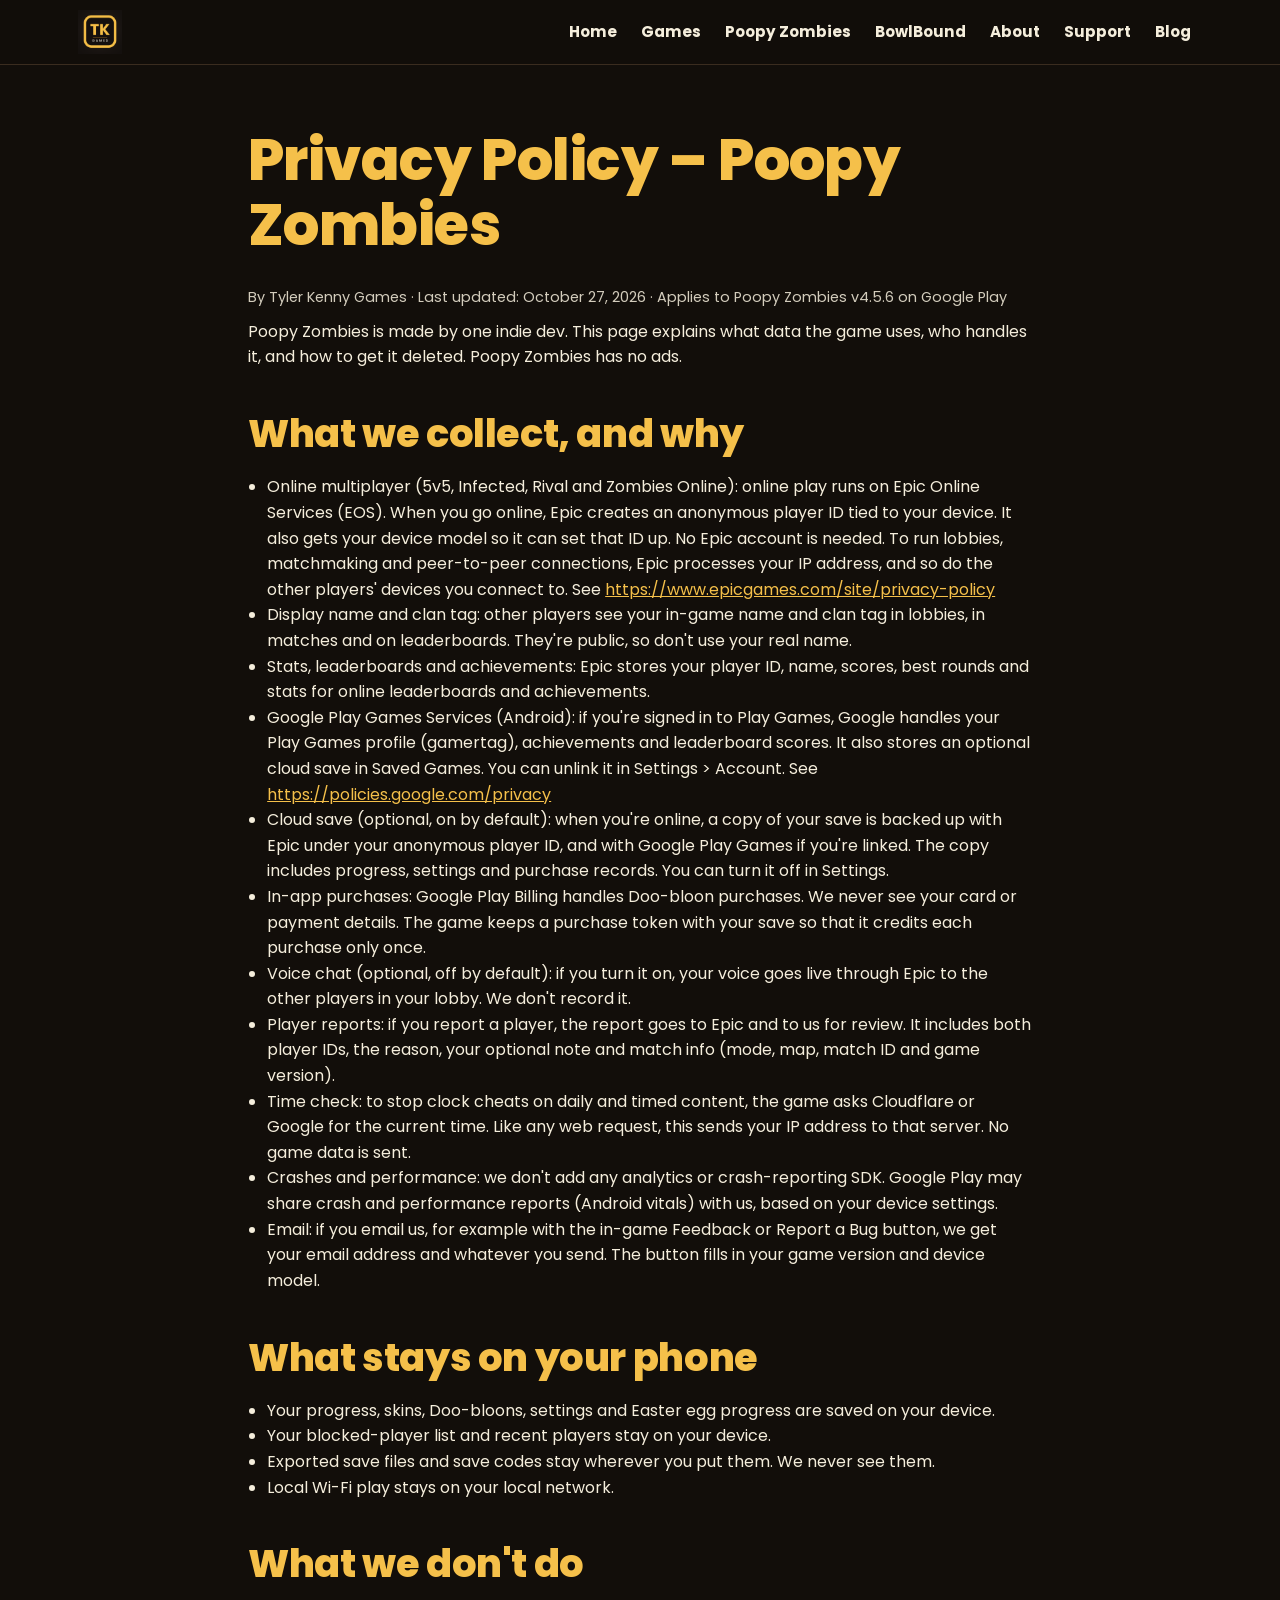
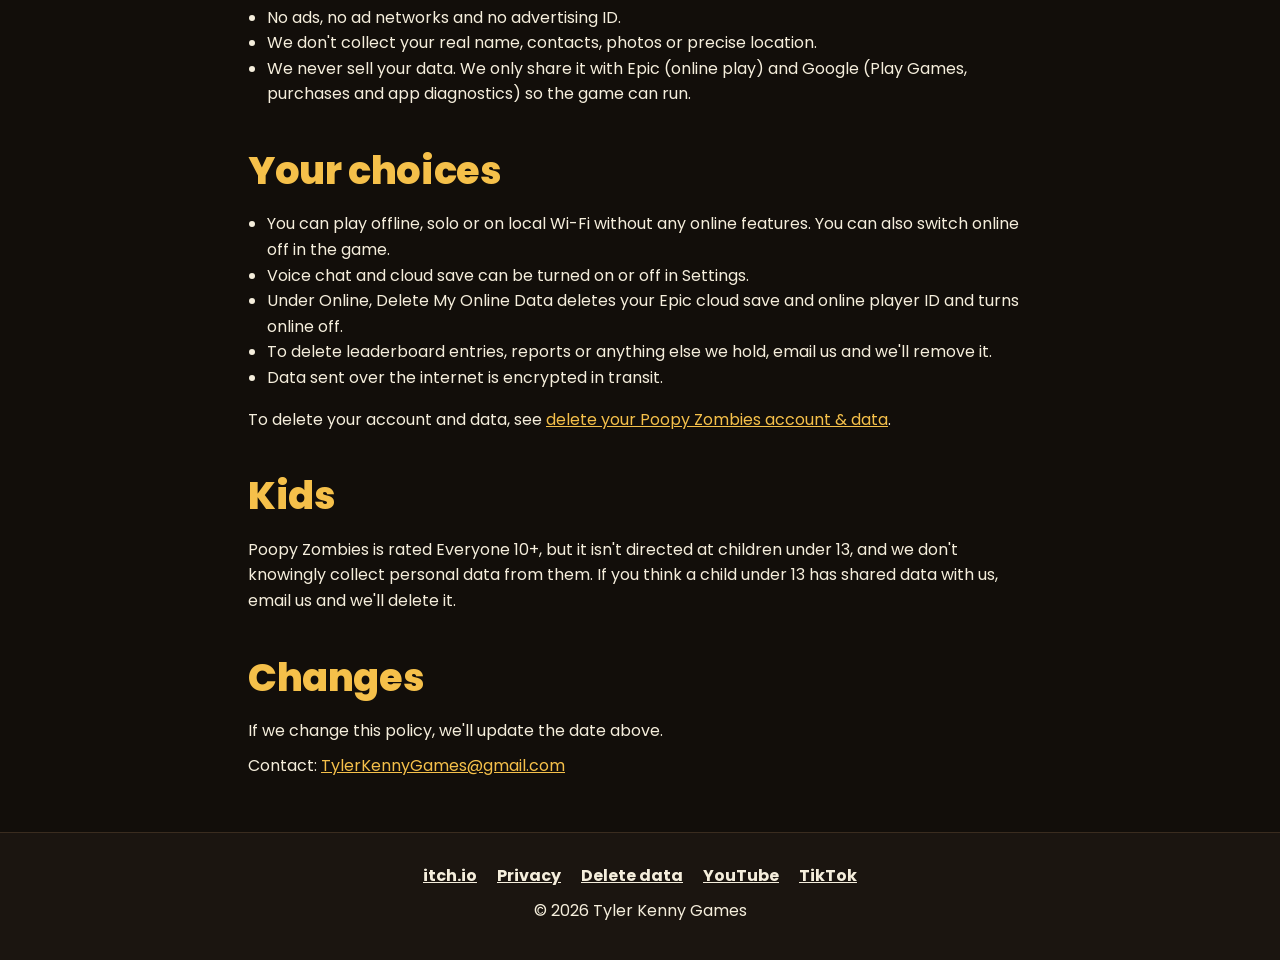
<file: privacy.html>
<!DOCTYPE html>
<html lang="en"><head><meta charset="utf-8"><meta name="viewport" content="width=device-width, initial-scale=1">
<title>Privacy Policy | Tyler Kenny Games</title><meta name="description" content="Tyler Kenny Games: a one-person indie studio making fun, weird, and chaotic games.">
<link rel="icon" href="img/logo.png"><link rel="preconnect" href="https://fonts.googleapis.com"><link rel="preconnect" href="https://fonts.gstatic.com" crossorigin>
<link href="https://fonts.googleapis.com/css2?family=Poppins:wght@400;700&display=swap" rel="stylesheet"><link rel="stylesheet" href="style.css?v=20261028"></head>
<body><header class="site-header"><div class="wrap hdr">
<a class="brand" href="index.html"><img src="img/logo.png" alt="Tyler Kenny Games logo" width="56" height="56"></a>
<input type="checkbox" id="nav-toggle" class="nav-toggle"><label for="nav-toggle" class="burger" aria-label="Menu"><span></span><span></span><span></span></label>
<nav><ul><li><a href="index.html">Home</a></li><li><a href="games.html">Games</a></li><li><a href="poopy-zombies.html">Poopy Zombies</a></li><li><a href="bowlbound.html">BowlBound</a></li><li><a href="about.html">About</a></li><li><a href="support.html">Support</a></li><li><a href="blog.html">Blog</a></li></ul></nav></div></header>
<main><section class="wrap prose"><h1>Privacy Policy – Poopy Zombies</h1>
<p class="small">By Tyler Kenny Games · Last updated: October 27, 2026 · Applies to Poopy Zombies v4.5.6 on Google Play</p>
<p>Poopy Zombies is made by one indie dev. This page explains what data the game uses, who handles it, and how to get it deleted. Poopy Zombies has no ads.</p>
<h2>What we collect, and why</h2>
<ul>
<li>Online multiplayer (5v5, Infected, Rival and Zombies Online): online play runs on Epic Online Services (EOS). When you go online, Epic creates an anonymous player ID tied to your device. It also gets your device model so it can set that ID up. No Epic account is needed. To run lobbies, matchmaking and peer-to-peer connections, Epic processes your IP address, and so do the other players' devices you connect to. See <a href="https://www.epicgames.com/site/privacy-policy" target="_blank" rel="noopener">https://www.epicgames.com/site/privacy-policy</a></li>
<li>Display name and clan tag: other players see your in-game name and clan tag in lobbies, in matches and on leaderboards. They're public, so don't use your real name.</li>
<li>Stats, leaderboards and achievements: Epic stores your player ID, name, scores, best rounds and stats for online leaderboards and achievements.</li>
<li>Google Play Games Services (Android): if you're signed in to Play Games, Google handles your Play Games profile (gamertag), achievements and leaderboard scores. It also stores an optional cloud save in Saved Games. You can unlink it in Settings &gt; Account. See <a href="https://policies.google.com/privacy" target="_blank" rel="noopener">https://policies.google.com/privacy</a></li>
<li>Cloud save (optional, on by default): when you're online, a copy of your save is backed up with Epic under your anonymous player ID, and with Google Play Games if you're linked. The copy includes progress, settings and purchase records. You can turn it off in Settings.</li>
<li>In-app purchases: Google Play Billing handles Doo-bloon purchases. We never see your card or payment details. The game keeps a purchase token with your save so that it credits each purchase only once.</li>
<li>Voice chat (optional, off by default): if you turn it on, your voice goes live through Epic to the other players in your lobby. We don't record it.</li>
<li>Player reports: if you report a player, the report goes to Epic and to us for review. It includes both player IDs, the reason, your optional note and match info (mode, map, match ID and game version).</li>
<li>Time check: to stop clock cheats on daily and timed content, the game asks Cloudflare or Google for the current time. Like any web request, this sends your IP address to that server. No game data is sent.</li>
<li>Crashes and performance: we don't add any analytics or crash-reporting SDK. Google Play may share crash and performance reports (Android vitals) with us, based on your device settings.</li>
<li>Email: if you email us, for example with the in-game Feedback or Report a Bug button, we get your email address and whatever you send. The button fills in your game version and device model.</li>
</ul>
<h2>What stays on your phone</h2>
<ul>
<li>Your progress, skins, Doo-bloons, settings and Easter egg progress are saved on your device.</li>
<li>Your blocked-player list and recent players stay on your device.</li>
<li>Exported save files and save codes stay wherever you put them. We never see them.</li>
<li>Local Wi-Fi play stays on your local network.</li>
</ul>
<h2>What we don&#x27;t do</h2>
<ul>
<li>No ads, no ad networks and no advertising ID.</li>
<li>We don&#x27;t collect your real name, contacts, photos or precise location.</li>
<li>We never sell your data. We only share it with Epic (online play) and Google (Play Games, purchases and app diagnostics) so the game can run.</li>
</ul>
<h2>Your choices</h2>
<ul>
<li>You can play offline, solo or on local Wi-Fi without any online features. You can also switch online off in the game.</li>
<li>Voice chat and cloud save can be turned on or off in Settings.</li>
<li>Under Online, Delete My Online Data deletes your Epic cloud save and online player ID and turns online off.</li>
<li>To delete leaderboard entries, reports or anything else we hold, email us and we&#x27;ll remove it.</li>
<li>Data sent over the internet is encrypted in transit.</li>
</ul>
<p>To delete your account and data, see <a href="delete-data.html">delete your Poopy Zombies account &amp; data</a>.</p><h2>Kids</h2>
<p>Poopy Zombies is rated Everyone 10+, but it isn&#x27;t directed at children under 13, and we don&#x27;t knowingly collect personal data from them. If you think a child under 13 has shared data with us, email us and we&#x27;ll delete it.</p>
<h2>Changes</h2>
<p>If we change this policy, we&#x27;ll update the date above.</p>
<p>Contact: <a href="mailto:tylerkennygames@gmail.com">TylerKennyGames@gmail.com</a></p></section>
</main>
<footer class="site-footer"><div class="wrap"><ul class="flinks">
<li><a class="" href="https://tylerkennygames.itch.io/" target="_blank" rel="noopener">itch.io</a></li><li><a href="privacy.html">Privacy</a></li><li><a href="delete-data.html">Delete data</a></li><li><a class="" href="https://youtube.com/@tylerkennygames" target="_blank" rel="noopener">YouTube</a></li><li><a class="" href="https://www.tiktok.com/@tylerkennygames" target="_blank" rel="noopener">TikTok</a></li></ul>
<p>© 2026 Tyler Kenny Games</p></div></footer></body></html>
</file>
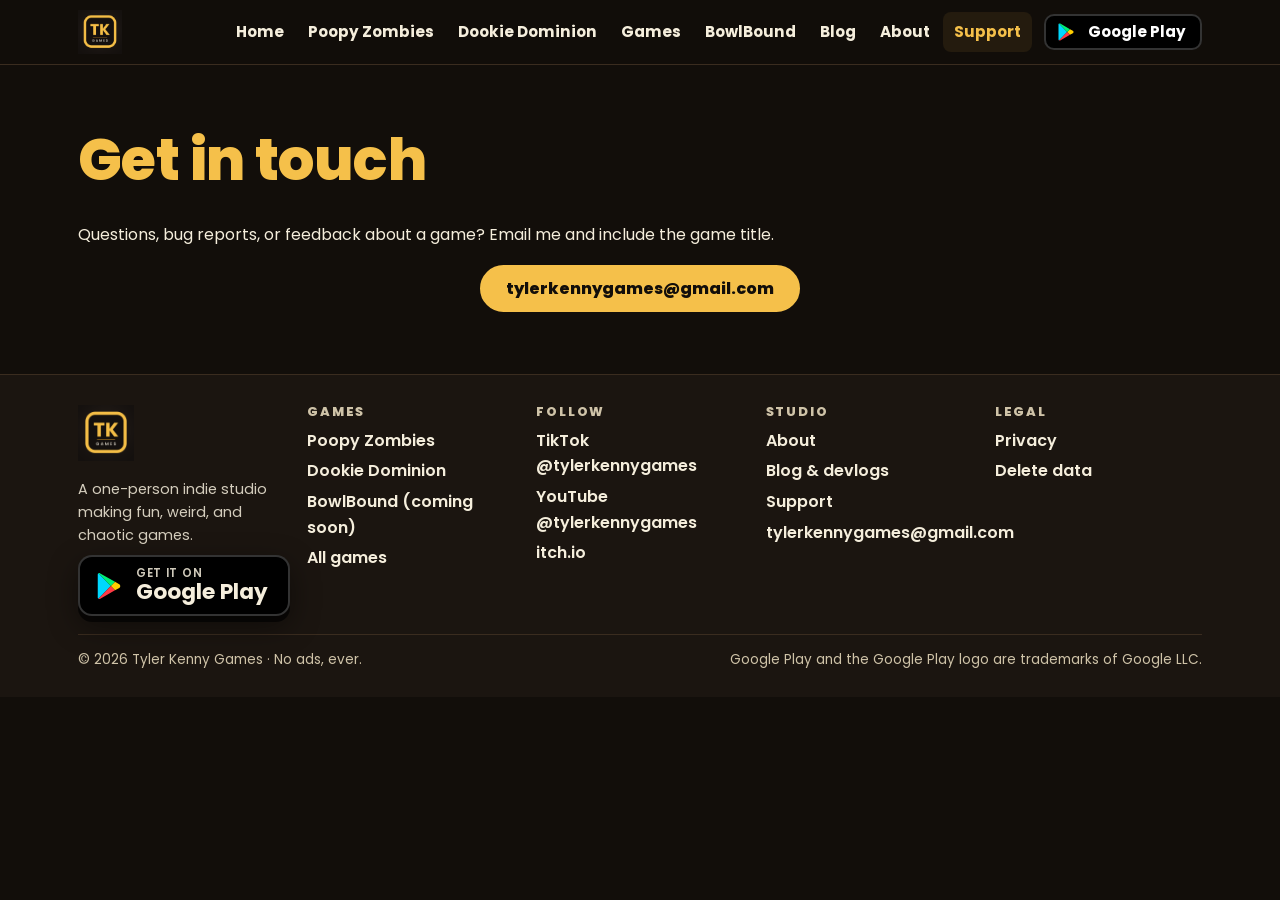
<file: support.html>
<!DOCTYPE html>
<html lang="en">
<head>
<meta charset="utf-8">
<meta name="viewport" content="width=device-width, initial-scale=1">
<title>Support | Tyler Kenny Games</title>
<meta name="description" content="Tyler Kenny Games: a one-person indie studio making fun, weird, and chaotic games.">
<meta name="theme-color" content="#120E0A">
<link rel="canonical" href="https://tylerkennydev.github.io/support.html">
<meta property="og:type" content="website">
<meta property="og:title" content="Support | Tyler Kenny Games">
<meta property="og:description" content="Tyler Kenny Games: a one-person indie studio making fun, weird, and chaotic games.">
<meta property="og:url" content="https://tylerkennydev.github.io/support.html">
<meta property="og:image" content="https://tylerkennydev.github.io/img/pz-feature.png">
<meta name="twitter:card" content="summary_large_image">
<link rel="icon" href="img/logo.png">
<link rel="preconnect" href="https://fonts.googleapis.com"><link rel="preconnect" href="https://fonts.gstatic.com" crossorigin>
<link href="https://fonts.googleapis.com/css2?family=Poppins:wght@400;600;700;800;900&amp;display=swap" rel="stylesheet">
<link rel="stylesheet" href="style.css?v=20261028">
</head>
<body>
<a class="skip" href="#main">Skip to content</a>
<header class="site-header"><div class="wrap hdr">
<a class="brand" href="index.html"><img src="img/logo.png" alt="Tyler Kenny Games logo" width="44" height="44"><span>Tyler Kenny Games</span></a>
<input type="checkbox" id="nav-toggle" class="nav-toggle"><label for="nav-toggle" class="burger"><span></span><span></span><span></span><i class="sr-only">Menu</i></label>
<nav aria-label="Main"><ul><li><a href="index.html">Home</a></li><li><a href="poopy-zombies.html">Poopy Zombies</a></li><li><a href="poopy-zombies.html#dominion">Dookie Dominion</a></li><li><a href="games.html">Games</a></li><li><a href="bowlbound.html">BowlBound</a></li><li><a href="blog.html">Blog</a></li><li><a href="about.html">About</a></li><li><a href="support.html" aria-current="page">Support</a></li></ul></nav>
<a class="gp hdr-cta" href="https://play.google.com/store/apps/details?id=com.poopyzombies.game" target="_blank" rel="noopener" aria-label="Get Poopy Zombies on Google Play"><svg viewBox="0 0 24 24" aria-hidden="true" focusable="false"><path fill="#00D7FE" d="M3.6 1.8 13.4 12l-9.8 10.2c-.4-.2-.6-.7-.6-1.2V3c0-.5.2-1 .6-1.2z"/><path fill="#FFCE00" d="m16.8 8.6 3.4 1.9c1.1.6 1.1 2.4 0 3l-3.4 1.9L13.4 12z"/><path fill="#FF3A44" d="M13.4 12 3.6 22.2c.4.2.9.2 1.4-.1l11.8-6.7z"/><path fill="#00F076" d="M3.6 1.8c.4-.2.9-.2 1.4.1l11.8 6.7L13.4 12z"/></svg><span><small>Get it on</small><b>Google Play</b></span></a>
</div></header>
<main id="main"><section class="wrap"><h1>Get in touch</h1><p>Questions, bug reports, or feedback about a game? Email me and include the game title.</p>
<div class="btns"><a class="btn gold" href="mailto:tylerkennygames@gmail.com">tylerkennygames@gmail.com</a></div></section></main>
<footer class="site-footer"><div class="wrap">
<div class="fgrid">
<div class="fbrand"><img src="img/logo.png" alt="Tyler Kenny Games logo" width="56" height="56" loading="lazy"><p class="small">A one-person indie studio making fun, weird, and chaotic games.</p><a class="gp" href="https://play.google.com/store/apps/details?id=com.poopyzombies.game" target="_blank" rel="noopener" aria-label="Get Poopy Zombies on Google Play"><svg viewBox="0 0 24 24" aria-hidden="true" focusable="false"><path fill="#00D7FE" d="M3.6 1.8 13.4 12l-9.8 10.2c-.4-.2-.6-.7-.6-1.2V3c0-.5.2-1 .6-1.2z"/><path fill="#FFCE00" d="m16.8 8.6 3.4 1.9c1.1.6 1.1 2.4 0 3l-3.4 1.9L13.4 12z"/><path fill="#FF3A44" d="M13.4 12 3.6 22.2c.4.2.9.2 1.4-.1l11.8-6.7z"/><path fill="#00F076" d="M3.6 1.8c.4-.2.9-.2 1.4.1l11.8 6.7L13.4 12z"/></svg><span><small>Get it on</small><b>Google Play</b></span></a></div>
<div><h2>Games</h2><ul><li><a href="poopy-zombies.html">Poopy Zombies</a></li><li><a href="poopy-zombies.html#dominion">Dookie Dominion</a></li><li><a href="bowlbound.html">BowlBound (coming soon)</a></li><li><a href="games.html">All games</a></li></ul></div>
<div><h2>Follow</h2><ul><li><a href="https://www.tiktok.com/@tylerkennygames" target="_blank" rel="noopener">TikTok @tylerkennygames</a></li><li><a href="https://youtube.com/@tylerkennygames" target="_blank" rel="noopener">YouTube @tylerkennygames</a></li><li><a href="https://tylerkennygames.itch.io/" target="_blank" rel="noopener">itch.io</a></li></ul></div>
<div><h2>Studio</h2><ul><li><a href="about.html">About</a></li><li><a href="blog.html">Blog &amp; devlogs</a></li><li><a href="support.html">Support</a></li><li><a href="mailto:tylerkennygames@gmail.com">tylerkennygames@gmail.com</a></li></ul></div>
<div><h2>Legal</h2><ul><li><a href="privacy.html">Privacy</a></li><li><a href="delete-data.html">Delete data</a></li></ul></div>
</div>
<div class="fbottom"><p>© 2026 Tyler Kenny Games · No ads, ever.</p><p>Google Play and the Google Play logo are trademarks of Google LLC.</p></div>
</div></footer>
</body>
</html>
</file>
<file: style.css>
/* Tyler Kenny Games — overhaul Oct 28 2026. No frameworks. Mobile-first. */
:root{--bg:#120E0A;--bg2:#1B1510;--card:#241B14;--card2:#2E2319;--line:#3A2C1F;--gold:#F5C04A;--gold2:#FFD97A;--cream:#F5EEDC;--muted:#CFC3A8;--lime:#7ED957;--orange:#F3A63A;--olive:#56633A;--red:#E0533D;--r:18px;--shadow:0 10px 30px rgba(0,0,0,.45)}
*{box-sizing:border-box}
html{scroll-behavior:smooth;-webkit-text-size-adjust:100%}
html,body{margin:0;background:var(--bg);color:var(--cream);font-family:Poppins,system-ui,-apple-system,"Segoe UI",Roboto,sans-serif;line-height:1.6}
@media (prefers-reduced-motion:reduce){html{scroll-behavior:auto}*{animation:none!important;transition:none!important}}
h1,h2,h3{font-weight:800;color:var(--gold);line-height:1.12;margin:1.1em 0 .5em;letter-spacing:-.01em}
h1{font-size:clamp(2rem,7vw,3.6rem)}h2{font-size:clamp(1.5rem,4.6vw,2.4rem)}h3{font-size:clamp(1.1rem,3vw,1.35rem)}
p{margin:.6em 0}
a{color:var(--gold)}a:hover{color:var(--gold2)}
:focus-visible{outline:3px solid var(--lime);outline-offset:3px;border-radius:6px}
img{max-width:100%;height:auto}
figure{margin:0}
.wrap{max-width:1160px;margin:0 auto;padding:0 18px}
main{padding-bottom:24px}
.skip{position:absolute;left:-999px;top:8px;z-index:100;background:var(--gold);color:var(--bg);padding:8px 14px;border-radius:8px;font-weight:700}
.skip:focus{left:8px}
.sr-only{position:absolute!important;width:1px;height:1px;overflow:hidden;clip:rect(0 0 0 0);white-space:nowrap}
.pic{display:block;width:100%;height:auto;object-fit:contain;border-radius:12px;margin:16px auto}
.banner{max-width:960px}.icon{width:160px;border-radius:24px}.logo-bb{max-width:560px}

/* header (same markup on every page, incl. legacy pages) */
.site-header{background:rgba(18,14,10,.92);backdrop-filter:saturate(1.4) blur(8px);-webkit-backdrop-filter:saturate(1.4) blur(8px);border-bottom:1px solid var(--line);position:sticky;top:0;z-index:50}
.hdr{display:flex;align-items:center;justify-content:space-between;gap:12px;min-height:64px;position:relative}
.brand{display:flex;align-items:center;gap:10px;text-decoration:none;color:var(--cream);font-weight:800;font-size:1rem}
.brand img{display:block;width:44px;height:44px;object-fit:contain}
.brand span{display:none}
nav ul{list-style:none;display:flex;gap:2px;margin:0;padding:0;flex-wrap:wrap}
nav a{display:block;padding:8px 11px;color:var(--cream);text-decoration:none;font-weight:700;border-radius:8px;font-size:.95rem}
nav a:hover,nav a[aria-current=page]{color:var(--gold);background:rgba(245,192,74,.08)}
.hdr-cta{display:none}
.nav-toggle{position:absolute;opacity:0;width:1px;height:1px}
.burger{display:block;cursor:pointer;padding:10px;margin-left:auto}
.burger span{display:block;width:26px;height:3px;margin:5px 0;background:var(--gold);border-radius:2px;transition:.2s}
.nav-toggle:focus-visible+.burger{outline:3px solid var(--lime);border-radius:8px}
nav{display:none;position:absolute;left:-18px;right:-18px;top:100%;background:var(--bg2);border-bottom:1px solid var(--line);box-shadow:var(--shadow)}
nav ul{flex-direction:column;padding:8px 18px 16px}
nav a{padding:12px 10px;font-size:1.05rem}
.nav-toggle:checked~nav{display:block}
.nav-toggle:checked+.burger span:nth-child(1){transform:translateY(8px) rotate(45deg)}
.nav-toggle:checked+.burger span:nth-child(2){opacity:0}
.nav-toggle:checked+.burger span:nth-child(3){transform:translateY(-8px) rotate(-45deg)}
@media(min-width:960px){
 .burger{display:none}
 nav{display:block;position:static;background:none;border:0;box-shadow:none;margin-left:auto}
 nav ul{flex-direction:row;padding:0}
 nav ul{flex-wrap:nowrap}
 nav a{padding:8px 9px;font-size:.9rem;white-space:nowrap}
 .hdr-cta{display:inline-flex}
}

@media(min-width:1200px){nav a{padding:8px 11px;font-size:.95rem}}
@media(min-width:1440px){.brand span{display:inline}}
/* buttons */
.btns{display:flex;flex-wrap:wrap;gap:12px;justify-content:center;margin:18px 0}
.btns.left{justify-content:flex-start}
.btn{display:inline-flex;align-items:center;justify-content:center;gap:8px;padding:12px 24px;border-radius:999px;font-weight:800;text-decoration:none;border:2px solid var(--gold);color:var(--gold);text-align:center;line-height:1.2;transition:transform .12s,filter .12s}
.btn:hover{filter:brightness(1.1);transform:translateY(-1px)}
.btn.gold{background:var(--gold);color:var(--bg)}.btn.gold:hover{color:var(--bg)}
.btn.outline{background:transparent}
.btn.lime{border-color:var(--lime);color:var(--lime)}
.btn.orange{border-color:var(--orange);color:var(--orange)}
.btn.lime-bg{background:var(--lime);border-color:var(--lime);color:var(--bg)}
.btn.orange-bg{background:var(--orange);border-color:var(--orange);color:var(--bg)}
.btn.big{font-size:1.1rem;padding:15px 30px}
.btn.sm{padding:8px 16px;font-size:.9rem}
.btns .br{flex-basis:100%;height:0}
/* Google Play CTA */
.gp{display:inline-flex;align-items:center;gap:12px;background:#000;color:#fff;border:2px solid #fff3;border-radius:14px;padding:10px 20px 10px 14px;text-decoration:none;box-shadow:0 6px 0 #000a,var(--shadow);transition:transform .12s}
.gp:hover{color:#fff;transform:translateY(-2px);border-color:var(--gold)}
.gp svg{width:30px;height:30px;flex:none}
.gp span{white-space:nowrap;display:flex;flex-direction:column;line-height:1.1;text-align:left}
.gp small{font-size:.72rem;letter-spacing:.06em;text-transform:uppercase;opacity:.85}
.gp b{font-size:1.35rem;font-weight:700}
.gp.lg{padding:13px 26px 13px 18px}.gp.lg b{font-size:1.6rem}.gp.lg svg{width:36px;height:36px}
.hdr-cta.gp{padding:6px 14px 6px 10px;border-radius:10px;box-shadow:none}.hdr-cta.gp svg{width:20px;height:20px}.hdr-cta.gp b{font-size:.95rem}.hdr-cta.gp small{display:none}

/* hero */
.hero{text-align:center;padding-top:16px}
.hero-x{position:relative;isolation:isolate;overflow:hidden;text-align:left;padding:0;min-height:min(88vh,760px);display:flex;align-items:flex-end;background:#0b0907}
.hero-x .bg{position:absolute;inset:0;z-index:-2}
.hero-x .bg img{width:100%;height:100%;object-fit:cover;object-position:60% 40%;display:block}
.hero-x::after{content:"";position:absolute;inset:0;z-index:-1;background:linear-gradient(180deg,rgba(18,14,10,.15) 0%,rgba(18,14,10,.35) 40%,rgba(18,14,10,.96) 88%,var(--bg) 100%)}
.hero-x .wrap{width:100%;padding-top:120px;padding-bottom:28px}
.kicker{display:inline-block;font-weight:800;text-transform:uppercase;letter-spacing:.12em;font-size:.78rem;color:var(--lime);margin:0 0 6px}
.hero-x h1{margin:.1em 0 .2em;font-size:clamp(2.3rem,9vw,5rem);font-weight:900;text-shadow:0 4px 0 #000,0 10px 30px rgba(0,0,0,.6);line-height:.98}
.hero-x h1 em{display:block;font-style:normal;color:var(--cream);font-size:.42em;letter-spacing:.02em;margin-top:.25em}
.hero-x .lead{font-size:clamp(1.05rem,3.6vw,1.35rem);max-width:620px;margin:10px 0 18px;color:var(--cream);text-shadow:0 2px 10px #000}
.hero-ctas{display:flex;flex-wrap:wrap;gap:12px;align-items:center}
.pills{display:flex;flex-wrap:wrap;gap:8px;margin:18px 0 0;padding:0;list-style:none}
.pill{display:inline-flex;align-items:center;gap:6px;background:rgba(0,0,0,.55);border:1px solid #ffffff26;border-radius:999px;padding:5px 12px;font-size:.82rem;font-weight:700}
.pill.noads{background:var(--lime);color:#10200a;border-color:var(--lime)}
.pill.ev{background:var(--gold);color:var(--bg);border-color:var(--gold)}
.hero-split{display:grid;gap:22px;align-items:center;padding:28px 0 8px}
.hero-split h1{margin:.1em 0 .2em}
.hero-split .art img{border-radius:var(--r);box-shadow:var(--shadow);display:block;width:100%}
@media(min-width:900px){.hero-split{grid-template-columns:1.05fr 1fr;gap:40px;padding:48px 0 12px}}

/* sections */
.sec{padding:clamp(36px,7vw,72px) 0}
.sec.alt{background:var(--bg2);border-block:1px solid var(--line)}
.sec-h{max-width:760px;margin:0 auto 22px;text-align:center}
.sec-h h2{margin:.15em 0 .3em}
.sec-h p{color:var(--muted);font-size:1.05rem;margin:0}
.eyebrow{display:inline-block;font-weight:800;text-transform:uppercase;letter-spacing:.14em;font-size:.76rem;color:var(--lime)}
.tag{display:inline-block;font-weight:800;font-size:.72rem;letter-spacing:.08em;text-transform:uppercase;background:var(--gold);color:var(--bg);padding:3px 9px;border-radius:6px;vertical-align:middle}
.tag.lime{background:var(--lime);color:#10200a}.tag.dim{background:#ffffff1f;color:var(--cream)}
.card{background:var(--card);border:1px solid var(--line);border-radius:var(--r);padding:10px 22px 18px;margin:28px auto}
.card.pz{border-top:4px solid var(--lime)}.card.pz h2,.lime-t{color:var(--lime)}
.card.bb,.bb .card{border-top:4px solid var(--orange)}.bb h1,.bb h2,.card.bb h2{color:var(--orange)}
.pz h2{color:var(--lime)}
.center{text-align:center}.center .icon{margin:16px auto}
.small{font-size:.9rem;opacity:.85}
.muted{color:var(--muted)}
.badge{display:inline-block;background:var(--orange);color:var(--bg);font-weight:800;padding:4px 14px;border-radius:999px}
.lead{font-size:1.15rem;max-width:720px;margin:12px auto}
.grid{display:grid;grid-template-columns:repeat(auto-fit,minmax(min(100%,300px),1fr));gap:20px}
.grid .card{margin:0;text-align:center}.grid .icon{margin:16px auto}
.gallery{display:grid;grid-template-columns:repeat(auto-fit,minmax(min(100%,300px),1fr));gap:12px}
.gallery .pic{margin:0}
.gallery figcaption{font-size:.85rem;color:var(--muted);padding:6px 2px 0}
.prose{max-width:820px}
.posts{display:grid;gap:24px}.post h2 a{color:var(--gold);text-decoration:none}
.card ul,.prose ul{padding-left:1.2em}
.cards3{display:grid;gap:16px}
@media(min-width:760px){.cards3{grid-template-columns:repeat(3,1fr)}}
.tile{background:var(--card);border:1px solid var(--line);border-radius:var(--r);overflow:hidden;display:flex;flex-direction:column}
.tile img{display:block;width:100%;aspect-ratio:16/9;object-fit:cover;background:#000}
.tile .tb{padding:14px 18px 18px}
.tile h3{margin:.3em 0 .35em}
.tile p{margin:.3em 0;color:var(--muted)}
.tile ul{margin:.4em 0 0;padding-left:1.1em;color:var(--muted)}
.tile.zm{border-top:4px solid var(--lime)}.tile.mp{border-top:4px solid var(--gold)}.tile.co{border-top:4px solid var(--orange)}
.split{display:grid;gap:22px;align-items:center}
@media(min-width:860px){.split{grid-template-columns:1fr 1fr;gap:40px}.split.rev>:first-child{order:2}}
.split img.shot{border-radius:var(--r);box-shadow:var(--shadow);display:block;width:100%}
.ticks{list-style:none;padding:0;margin:10px 0}
.ticks li{position:relative;padding-left:28px;margin:7px 0}
.ticks li::before{content:"";position:absolute;left:0;top:.5em;width:14px;height:14px;border-radius:4px;background:var(--lime);box-shadow:inset 0 0 0 3px #1c3a0f}
.chips{display:flex;flex-wrap:wrap;gap:8px;list-style:none;padding:0;margin:14px 0}
.chips li{background:var(--card2);border:1px solid var(--line);border-radius:999px;padding:6px 12px;font-weight:700;font-size:.88rem}

/* reviews (markup unchanged from the live site) */
.rv-sec{padding:20px 0 8px}
.rv-sec h2{text-align:center;margin:.2em 0 .5em;font-size:clamp(1.3rem,4vw,1.8rem)}
.reviews{display:grid;grid-template-columns:1fr;gap:10px;max-width:1160px;margin:0 auto;text-align:left}
.rv-score{display:flex;flex-direction:row;justify-content:center;align-items:center;gap:10px;background:var(--card);border:2px solid var(--gold);border-radius:14px;padding:10px 18px;text-decoration:none;color:var(--cream);font-size:.95rem;white-space:nowrap}
.rv-score strong{font-size:1.3rem;color:var(--gold)}
.stars{color:var(--gold);letter-spacing:1px}
.rv{margin:0;background:var(--card);border:1px solid var(--line);border-radius:14px;border-left:5px solid var(--lime);padding:12px 16px;display:flex;flex-direction:column;justify-content:center;gap:6px}
.rv p{margin:0;font-style:italic;line-height:1.45;font-size:1rem}
.rv .stars{font-style:normal;font-size:.9rem}
.rv cite{font-style:normal;font-size:.82rem;opacity:.85}.rv cite a{color:var(--cream)}
.rv-all{text-align:center;margin:14px 0 0;font-weight:700}
@media(min-width:900px){.reviews{grid-template-columns:auto 1fr 1fr 1fr}.rv-score{flex-direction:column;gap:2px;padding:10px 20px}.rv-score strong{font-size:1.6rem}}
.hero .reviews+.btns{margin-top:14px}

/* Dookie Dominion */
.dd{position:relative;background:radial-gradient(1200px 500px at 50% -10%,#3a4424 0%,transparent 60%),linear-gradient(180deg,#171c0f,#120E0A);border-block:1px solid #3b4526}
.dd-logo{display:block;width:min(560px,90%);height:auto;margin:0 auto 6px;filter:drop-shadow(0 8px 20px rgba(0,0,0,.6))}
.dd .status{display:flex;flex-wrap:wrap;justify-content:center;gap:8px;margin:10px 0 0}
.countdown{display:flex;justify-content:center;gap:clamp(6px,2vw,14px);margin:22px auto 6px;padding:0;list-style:none}
.countdown li{background:#0c0f07;border:2px solid var(--olive);border-radius:14px;min-width:clamp(66px,19vw,110px);padding:10px 6px 8px;text-align:center}
.countdown b{display:block;font-size:clamp(1.8rem,8vw,3rem);font-weight:900;color:var(--gold);line-height:1;font-variant-numeric:tabular-nums}
.countdown span{display:block;font-size:.72rem;text-transform:uppercase;letter-spacing:.12em;color:var(--muted);margin-top:4px}
.cd-note{text-align:center;color:var(--muted);font-size:.9rem;margin:6px 0 0}
.cd-live{text-align:center;font-weight:800;color:var(--lime);font-size:1.2rem}
.chap{position:relative}
.chap .num{position:absolute;top:10px;left:10px;background:var(--gold);color:var(--bg);font-weight:900;border-radius:8px;padding:2px 10px;font-size:.8rem;letter-spacing:.06em}
.boss{display:grid;gap:16px}
@media(min-width:760px){.boss{grid-template-columns:repeat(2,1fr)}}
.boss .tile{border-top:4px solid var(--red)}
.posters{display:flex;gap:12px;justify-content:center}
.posters img{width:min(46%,220px);border-radius:10px;box-shadow:var(--shadow);transform:rotate(-2deg)}
.posters img+img{transform:rotate(2deg)}
.streaks{display:grid;grid-template-columns:repeat(auto-fit,minmax(150px,1fr));gap:10px;list-style:none;padding:0;margin:14px 0}
.streaks li{background:#0c0f07;border:1px solid var(--olive);border-radius:12px;padding:10px 12px;font-weight:800;color:var(--gold);text-align:center}
.note{font-size:.85rem;color:var(--muted)}

/* no-ads badge */
.noads-band{background:var(--lime);color:#10200a;text-align:center;padding:26px 0}
.noads-band .wrap{display:flex;flex-direction:column;align-items:center;gap:6px}
.noads-seal{display:inline-flex;align-items:center;gap:12px;font-weight:900;font-size:clamp(1.6rem,6vw,2.6rem);line-height:1;text-transform:uppercase;letter-spacing:-.01em}
.noads-seal svg{width:1.2em;height:1.2em}
.noads-band p{margin:0;font-weight:600;max-width:640px}

/* TikTok */
.tt-grid{display:grid;gap:18px;justify-content:center;grid-template-columns:repeat(auto-fit,minmax(min(100%,280px),325px))}
.tt{background:var(--card);border:1px solid var(--line);border-radius:var(--r);overflow:hidden}
.tt-frame{position:relative;aspect-ratio:9/16;max-height:640px;background:#000}
.tt-frame iframe{position:absolute;inset:0;width:100%;height:100%;border:0}
.tt-load{position:absolute;inset:0;width:100%;height:100%;border:0;cursor:pointer;color:#fff;font:inherit;display:flex;flex-direction:column;align-items:center;justify-content:center;gap:10px;background:linear-gradient(180deg,rgba(0,0,0,.25),rgba(0,0,0,.75)),var(--poster) center/cover #111}
.tt-load .play{width:74px;height:74px;border-radius:50%;background:rgba(0,0,0,.6);border:3px solid #fff;display:flex;align-items:center;justify-content:center}
.tt-load .play::before{content:"";border-left:24px solid #fff;border-top:15px solid transparent;border-bottom:15px solid transparent;margin-left:6px}
.tt-load b{font-size:1.05rem}.tt-load small{opacity:.85}
.tt figcaption{padding:10px 14px;font-size:.9rem}
.tt-cta{display:inline-flex;align-items:center;gap:10px;background:#000;color:#fff;border:2px solid #fff3;border-radius:999px;padding:12px 22px;font-weight:800;text-decoration:none}
.tt-cta:hover{color:#fff;border-color:#25F4EE;box-shadow:3px 3px 0 #FE2C55}
.tt-cta svg{width:22px;height:22px}

/* weapons */
.wpn{display:grid;gap:16px}
@media(min-width:860px){.wpn{grid-template-columns:1fr 1.1fr;align-items:center}}
@media(min-width:860px){.split .shots2,.wpn .shots2{grid-template-columns:1fr;max-width:560px;justify-self:center;width:100%}}
.big-num{font-size:clamp(3rem,12vw,5.5rem);font-weight:900;color:var(--gold);line-height:.9;margin:0}
.shots2{display:grid;grid-template-columns:1fr 1fr;gap:10px}
.shots2 img{border-radius:12px;display:block;width:100%}

/* facts */
.facts{display:grid;grid-template-columns:repeat(auto-fit,minmax(150px,1fr));gap:10px;list-style:none;padding:0;margin:18px 0}
.facts li{background:var(--card);border:1px solid var(--line);border-radius:12px;padding:10px 14px;font-size:.88rem;color:var(--muted)}
.facts b{display:block;color:var(--cream);font-size:1rem}

/* legacy video embeds */
.videos{display:grid;grid-template-columns:repeat(auto-fit,minmax(min(100%,440px),1fr));gap:16px;margin:16px 0}
.video{position:relative;width:100%;aspect-ratio:16/9;border-radius:10px;overflow:hidden;background:#000}
.video iframe{position:absolute;inset:0;width:100%;height:100%;border:0}
.video-card figcaption{margin-top:6px;text-align:center}
.video-one{max-width:720px;margin:16px auto}

/* footer */
.site-footer{border-top:1px solid var(--line);padding:30px 0 26px;text-align:center;background:var(--bg2);margin-top:20px}
.flinks{list-style:none;display:flex;flex-wrap:wrap;gap:8px 20px;justify-content:center;padding:0;margin:0 0 8px}
.flinks a{color:var(--cream);font-weight:700}
.fgrid{display:grid;gap:22px;text-align:left;grid-template-columns:repeat(auto-fit,minmax(min(100%,170px),1fr));margin-bottom:18px}
.fgrid h2{font-size:.8rem;text-transform:uppercase;letter-spacing:.14em;color:var(--muted);margin:0 0 8px}
.fgrid ul{list-style:none;padding:0;margin:0}.fgrid li{margin:5px 0}
.fgrid a{color:var(--cream);text-decoration:none;font-weight:600}.fgrid a:hover{color:var(--gold)}
.fbrand img{width:56px;height:56px}
.fbottom{border-top:1px solid var(--line);padding-top:14px;font-size:.85rem;color:var(--muted);display:flex;flex-wrap:wrap;gap:8px 16px;justify-content:space-between}
.fbottom p{margin:0}
</file>
